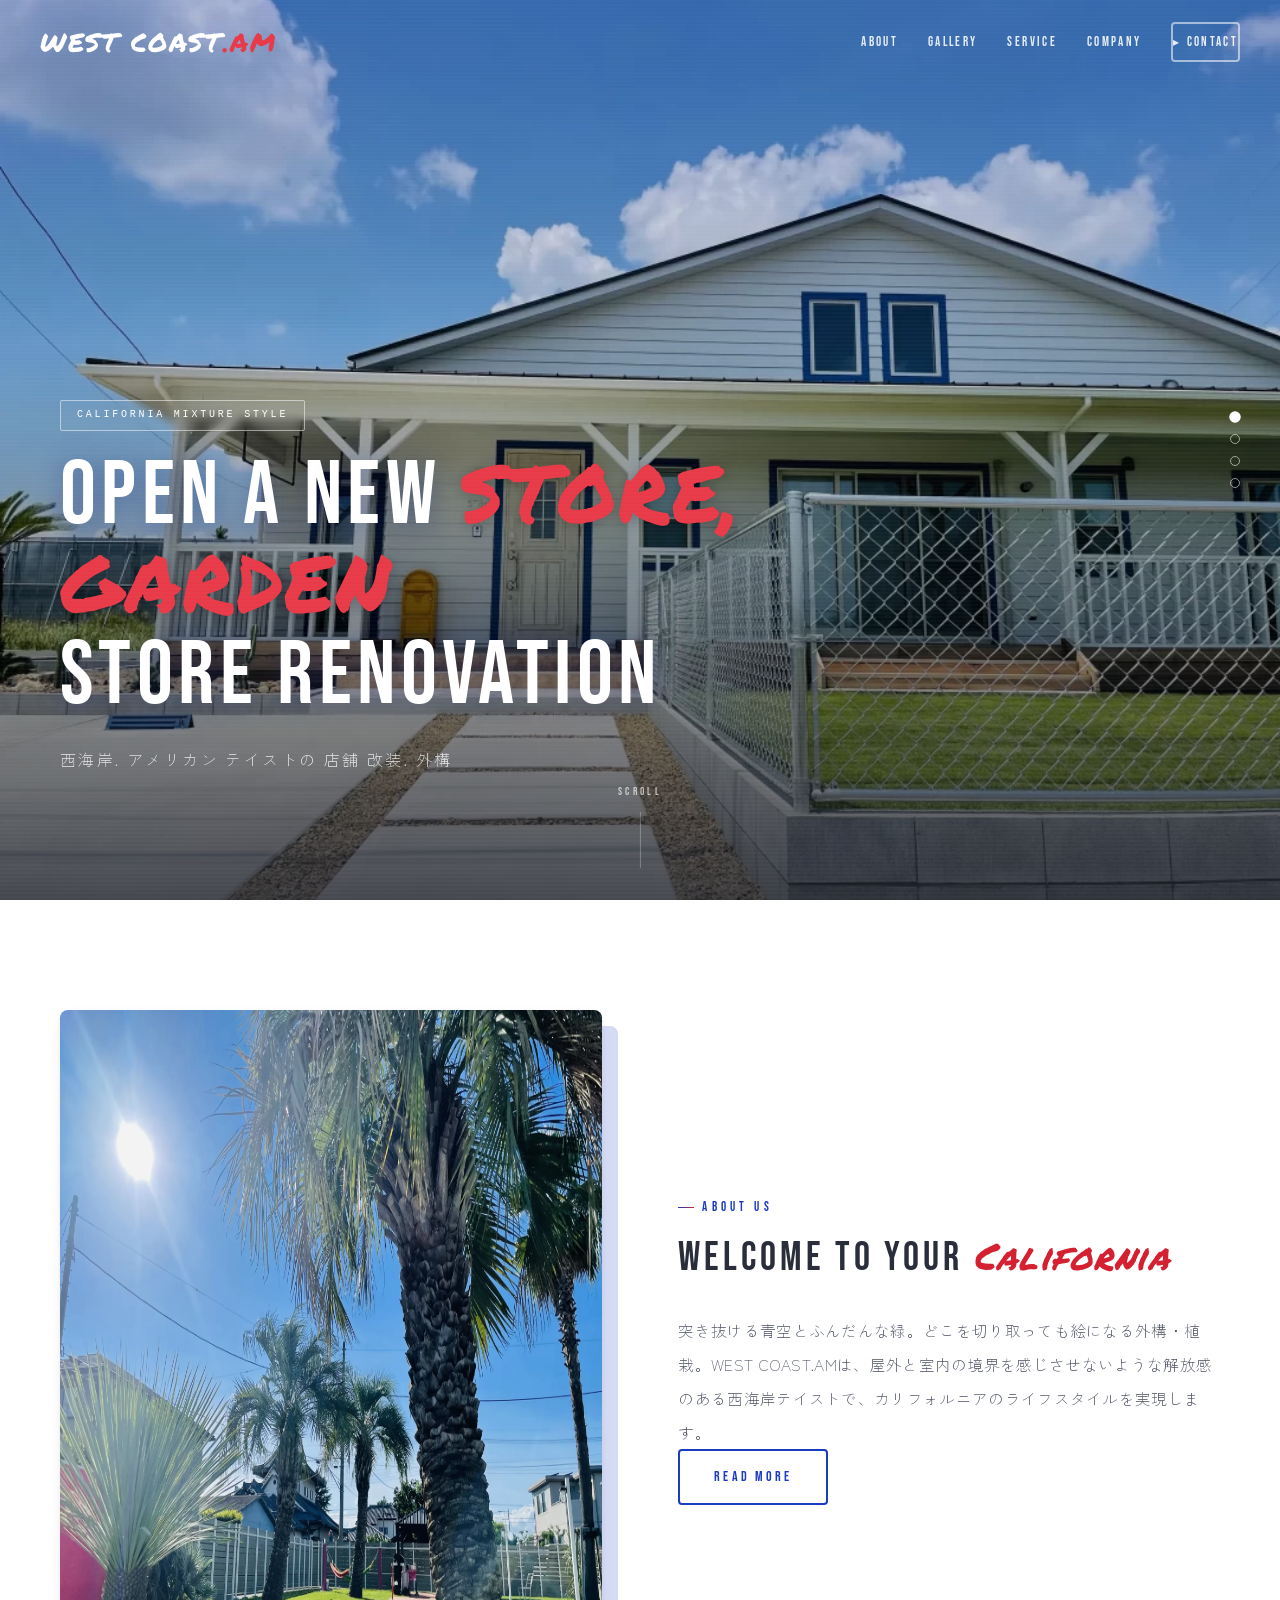
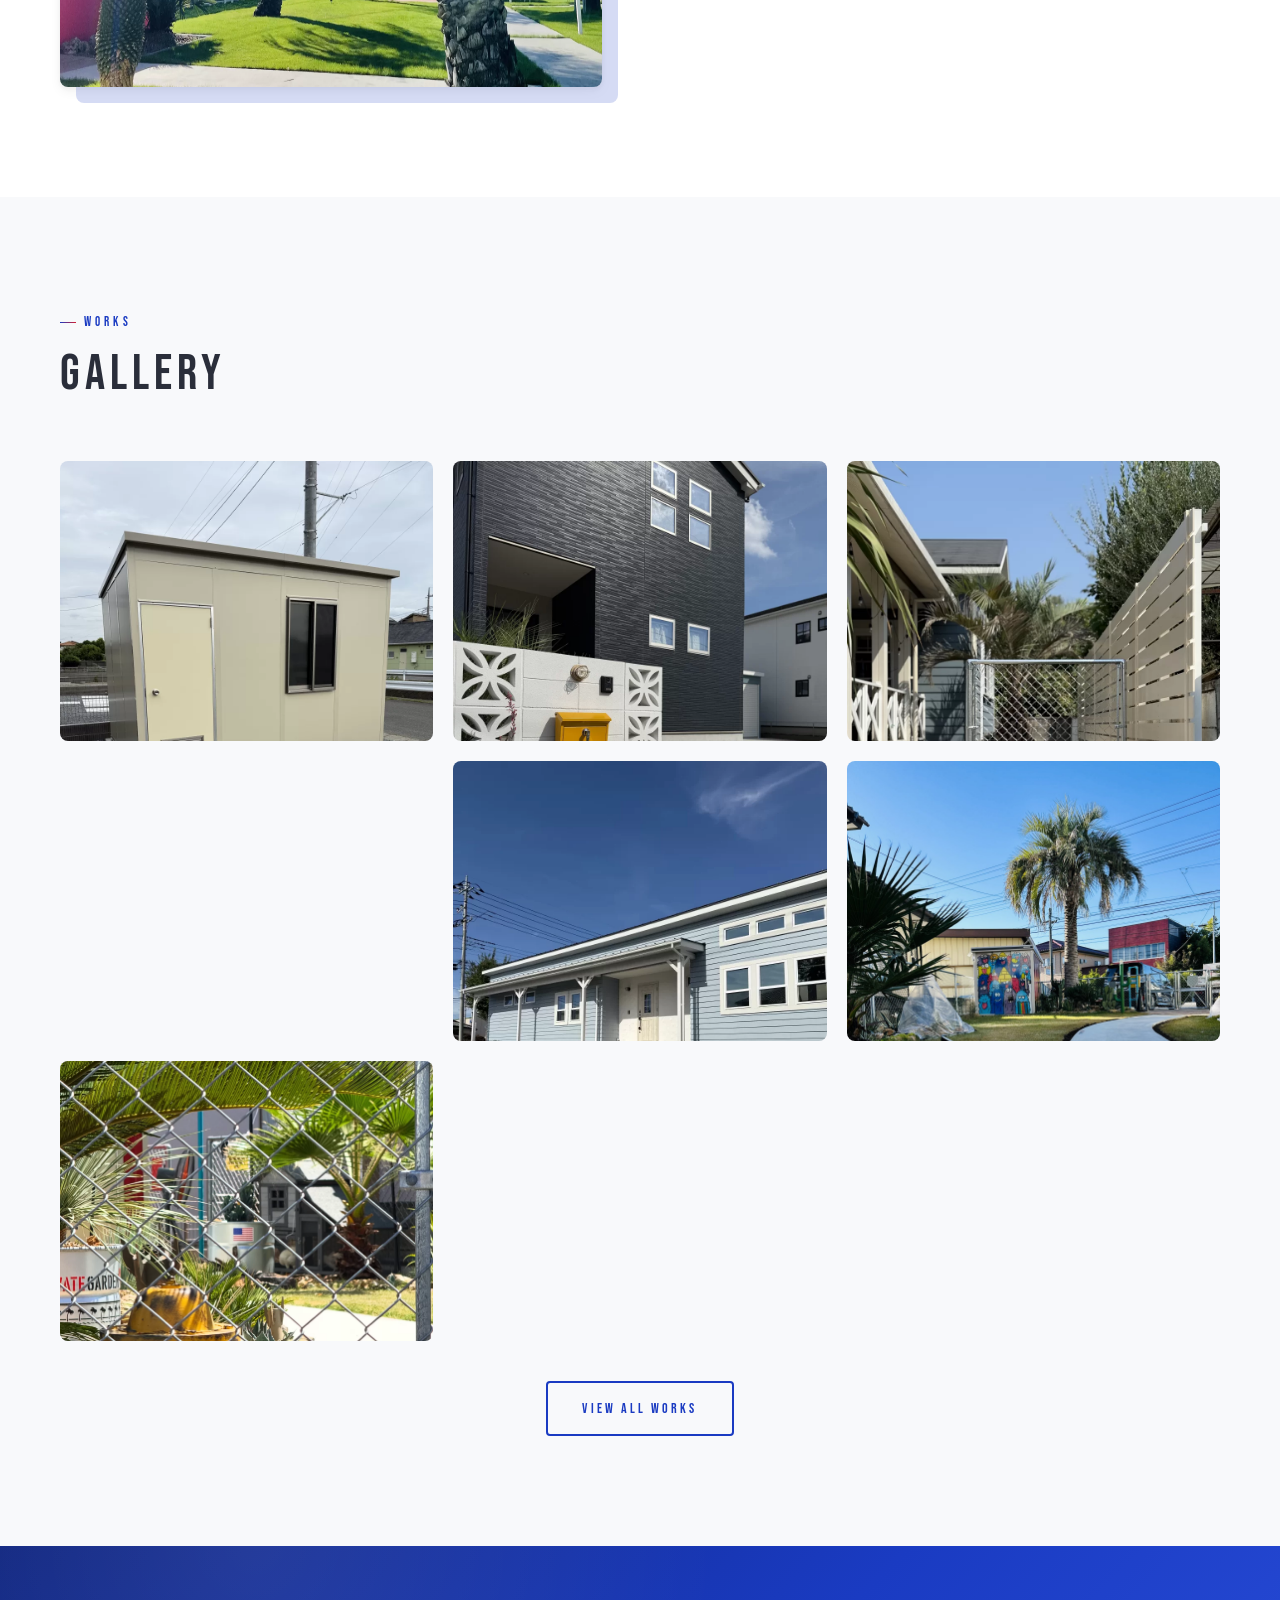
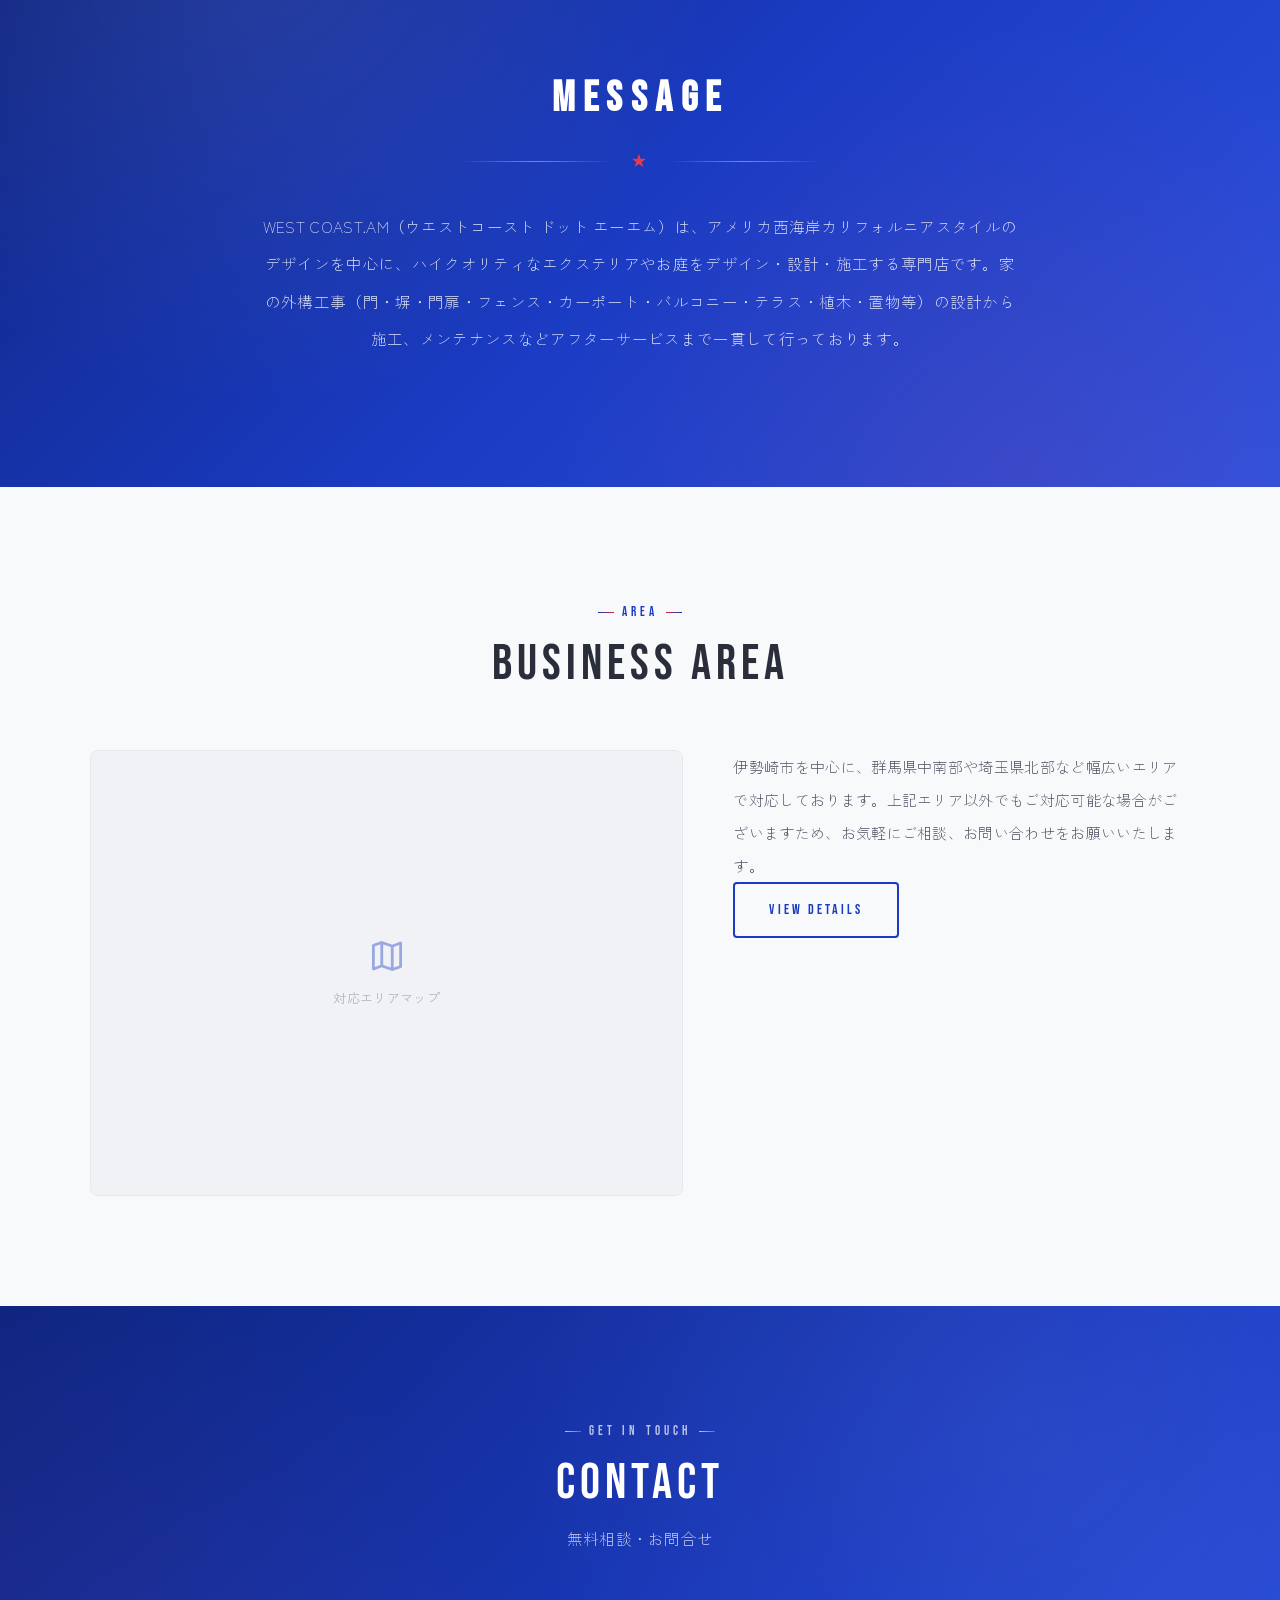
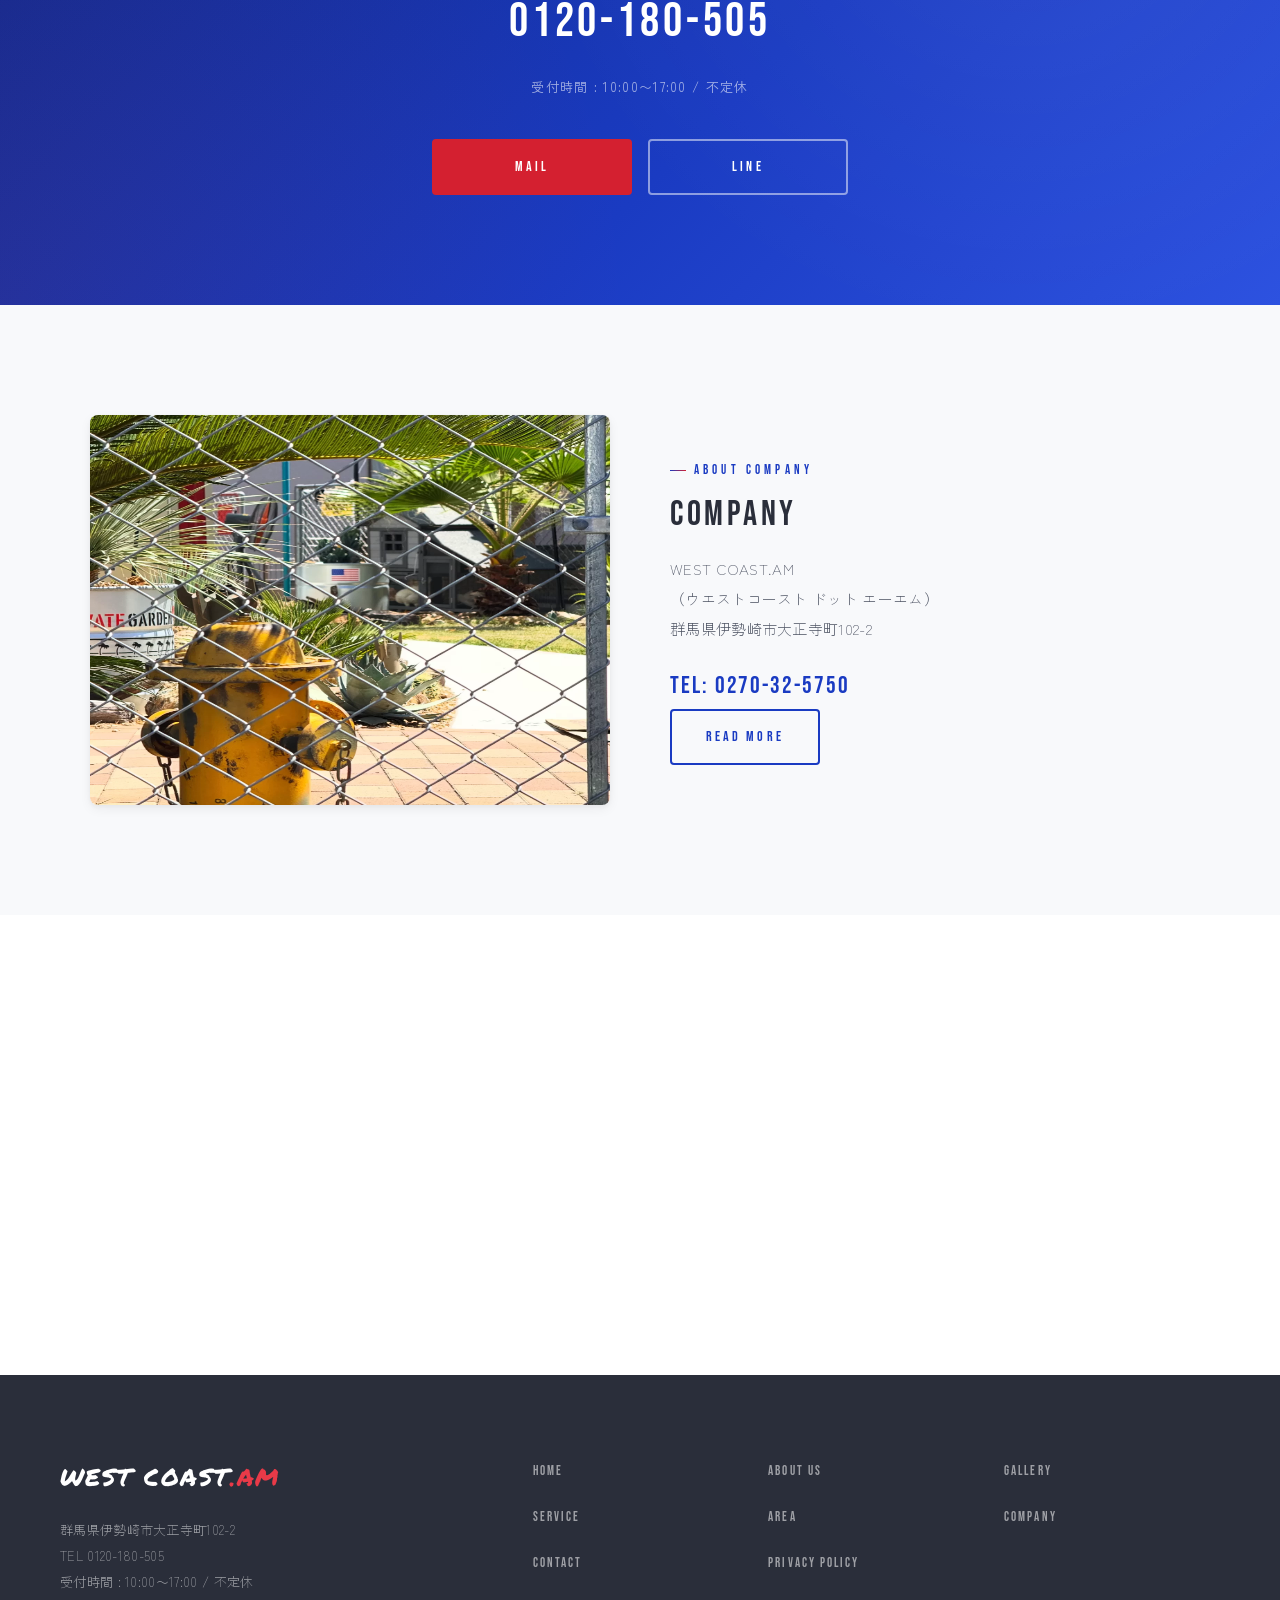
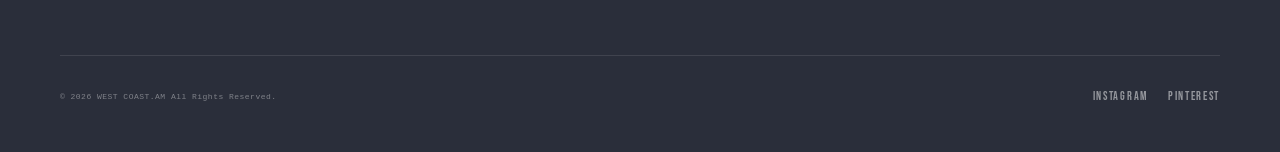
<file: index.html>
<!DOCTYPE html>
<html lang="ja">
<head>
<meta charset="utf-8">
<meta name="viewport" content="width=device-width, initial-scale=1.0, viewport-fit=cover">
<title>伊勢崎市・本庄市の西海岸テイストのエクステリア・ガーデニング｜WEST COAST.AM</title>
<meta name="description" content="群馬県で憧れのカリフォルニアスタイルガーデンテイスト、ハイクオリティなエクステリアのデザイン・設計・施工、ガーデニング・外構工事ならWEST COAST.AMにお任せください。">
<meta name="author" content="WEST COAST.AM">
<meta name="keywords" content="伊勢崎市,本庄市,西海岸テイスト,エクステリア,外構工事,WEST COAST.AM,カリフォルニアスタイル,ガーデニング">
<link rel="canonical" href="https://westcoast-am.com/">
<meta property="og:site_name" content="WEST COAST.AM">
<meta property="og:title" content="伊勢崎市・本庄市の西海岸テイストのエクステリア・ガーデニング｜WEST COAST.AM">
<meta property="og:description" content="群馬県で憧れのカリフォルニアスタイルガーデンテイスト、ハイクオリティなエクステリアのデザイン・設計・施工、ガーデニング・外構工事ならWEST COAST.AMにお任せください。">
<meta property="og:type" content="website">
<meta property="og:url" content="https://westcoast-am.com/">
<meta property="og:image" content="https://westcoast-am.com/img/og-image.webp">
<meta property="og:locale" content="ja_JP">
<meta name="twitter:card" content="summary_large_image">
<meta name="twitter:title" content="伊勢崎市・本庄市の西海岸テイストのエクステリア・ガーデニング｜WEST COAST.AM">
<meta name="twitter:description" content="群馬県で憧れのカリフォルニアスタイルガーデンテイスト、ハイクオリティなエクステリアのデザイン・設計・施工、ガーデニング・外構工事ならWEST COAST.AMにお任せください。">
<link rel="icon" type="image/webp" href="img/favicon.webp">
<link rel="preconnect" href="https://fonts.googleapis.com">
<link rel="preconnect" href="https://fonts.gstatic.com" crossorigin>
<link href="https://fonts.googleapis.com/css2?family=Bebas+Neue&family=DM+Sans:wght@300;400;500;600;700&family=Playfair+Display:ital,wght@0,400;0,700;1,400;1,700&family=Zen+Kaku+Gothic+New:wght@300;400;500;700&display=swap" rel="stylesheet">
<link href="https://fonts.googleapis.com/css2?family=Material+Symbols+Outlined:opsz,wght,FILL,GRAD@20..48,100..700,0..1,-50..200" rel="stylesheet">
<link rel="stylesheet" href="css/style.css">
<script type="application/ld+json">
{"@context":"https://schema.org","@type":"BreadcrumbList","itemListElement":[{"@type":"ListItem","position":1,"name":"Home","item":"https://westcoast-am.com/"}]}
</script>
<script type="application/ld+json">
{
  "@context":"https://schema.org",
  "@type":"LocalBusiness",
  "name":"WEST COAST.AM",
  "description":"群馬県で憧れのカリフォルニアスタイルガーデンテイスト、ハイクオリティなエクステリアのデザイン・設計・施工",
  "url":"https://westcoast-am.com/",
  "telephone":"0120-180-505",
  "address":{
    "@type":"PostalAddress",
    "streetAddress":"大正寺町102-2",
    "addressLocality":"伊勢崎市",
    "addressRegion":"群馬県",
    "addressCountry":"JP"
  },
  "geo":{
    "@type":"GeoCoordinates",
    "latitude":36.280466,
    "longitude":139.196857
  },
  "openingHours":"Mo-Su 10:00-17:00",
  "image":"https://westcoast-am.com/img/og-image.webp"
}
</script>
</head>
<body>
<div class="loader" id="loader"><div class="loader-text"><span class="brand-blue">WEST COAST</span><span class="brand-red">.AM</span></div></div>
<header class="header" id="header">
  <div class="header-inner">
    <a href="index.html" class="logo"><span class="brand-blue">WEST COAST</span><span class="brand-red">.AM</span></a>
    <nav class="nav-desktop" aria-label="メインナビゲーション">
      <a href="about-us.html">About</a>
      <a href="gallery.html">Gallery</a>
      <a href="service.html">Service</a>
      <a href="company.html">Company</a>
      <a href="contact.html" class="nav-contact-btn">Contact</a>
    </nav>
    <button class="hamburger" id="hamburger" aria-label="メニューを開く"><span></span><span></span><span></span></button>
  </div>
</header>
<nav class="mobile-nav" id="mobileNav" aria-label="モバイルナビゲーション">
  <a href="index.html">Home</a>
  <a href="about-us.html">About Us</a>
  <a href="gallery.html">Gallery</a>
  <a href="service.html">Service</a>
  <a href="area.html">Area</a>
  <a href="company.html">Company</a>
  <a href="contact.html">Contact</a>
  <a href="privacy-policy.html">Privacy Policy</a>
  <div class="mobile-nav-contact">
    <a href="tel:0120180505" class="tel">0120-180-505</a>
    <div class="hours">受付時間 : 10:00〜17:00 / 不定休</div>
  </div>
</nav>
<main>
<section class="hero">
  <div class="hero-slider" id="heroSlider">
    <div class="hero-slide active"><img src="img/hero-slide-01.webp" alt="カリフォルニアスタイルの施工例" fetchpriority="high"></div>
    <div class="hero-slide"><img src="img/hero-slide-02.webp" alt="エクステリアデザイン施工例" loading="lazy"></div>
    <div class="hero-slide"><img src="img/hero-slide-03.webp" alt="プレミアム品質の外構" loading="lazy"></div>
    <div class="hero-slide"><img src="img/hero-slide-04.webp" alt="西海岸スタイルの暮らし" loading="lazy"></div>
  </div>
  <div class="hero-overlay"></div>
  <div class="hero-content">
    <div class="hero-label">California Mixture Style</div>
    <h1 class="hero-title">Open a New <em>Store, Garden</em><br>Store Renovation</h1>
    <p class="hero-sub">西海岸. アメリカン テイストの 店舗 改装. 外構</p>
  </div>
  <div class="hero-scroll"><span>Scroll</span><div class="hero-scroll-line"></div></div>
  <div class="hero-pagination" id="heroPagination">
    <button class="hero-dot active" onclick="goToSlide(0)" aria-label="スライド1"></button>
    <button class="hero-dot" onclick="goToSlide(1)" aria-label="スライド2"></button>
    <button class="hero-dot" onclick="goToSlide(2)" aria-label="スライド3"></button>
    <button class="hero-dot" onclick="goToSlide(3)" aria-label="スライド4"></button>
  </div>
</section>

<!-- Welcome -->
<section class="section bg-white">
  <div class="welcome-grid">
    <div class="welcome-img reveal"><img src="img/welcome-image.webp" alt="WEST COAST.AM施工イメージ" loading="lazy"></div>
    <div class="welcome-text reveal reveal-delay-1">
      <div class="section-label">About Us</div>
      <h2 class="welcome-heading">Welcome to Your <em>California</em></h2>
      <p>突き抜ける青空とふんだんな緑。どこを切り取っても絵になる外構・植栽。WEST COAST.AMは、屋外と室内の境界を感じさせないような解放感のある西海岸テイストで、カリフォルニアのライフスタイルを実現します。</p>
      <a href="about-us.html" class="btn-primary">Read More</a>
    </div>
  </div>
</section>

<!-- Gallery -->
<section class="section bg-brown">
  <div class="section-header reveal">
    <div class="section-label">Works</div>
    <h2 class="section-title">Gallery</h2>
  </div>
  <div class="gallery-grid gallery-grid--home">
    <a href="gallery.html" class="gallery-item reveal"><img src="img/gallery-01.webp" alt="伊勢崎市O様邸施工例" loading="lazy"><div class="gallery-item-overlay"><span>伊勢崎市O様邸</span></div></a>
    <a href="gallery.html" class="gallery-item reveal reveal-delay-1"><img src="img/gallery-02.webp" alt="太田市K様邸施工例" loading="lazy"><div class="gallery-item-overlay"><span>太田市K様邸</span></div></a>
    <a href="gallery.html" class="gallery-item reveal reveal-delay-2"><img src="img/gallery-03.webp" alt="高崎市O様邸施工例" loading="lazy"><div class="gallery-item-overlay"><span>高崎市O様邸</span></div></a>
    <a href="gallery.html" class="gallery-item reveal"><img src="img/gallery-04.webp" alt="前橋市Y様邸施工例" loading="lazy"><div class="gallery-item-overlay"><span>前橋市Y様邸</span></div></a>
    <a href="gallery.html" class="gallery-item reveal reveal-delay-1"><img src="img/gallery-05.jpeg" alt="本庄市S様邸施工例" loading="lazy"><div class="gallery-item-overlay"><span>本庄市S様邸</span></div></a>
    <a href="gallery.html" class="gallery-item reveal reveal-delay-2"><img src="img/A7F97DD3-C4C8-4924-BE00-10FA6DAFC623-e1757118713485.webp" alt="施工イメージ" loading="lazy"><div class="gallery-item-overlay"><span>施工イメージ</span></div></a>
  </div>
  <div class="center-block reveal"><a href="gallery.html" class="btn-primary">View All Works</a></div>
</section>



<!-- Message -->
<section class="message-section">
  <div class="message-inner reveal">
    <h2>Message</h2>
    <div class="vintage-divider"><span>★</span></div>
    <p>WEST COAST.AM（ウエストコースト ドット エーエム）は、アメリカ西海岸カリフォルニアスタイルのデザインを中心に、ハイクオリティなエクステリアやお庭をデザイン・設計・施工する専門店です。家の外構工事（門・塀・門扉・フェンス・カーポート・バルコニー・テラス・植木・置物等）の設計から施工、メンテナンスなどアフターサービスまで一貫して行っております。</p>
  </div>
</section>

<!-- Area -->
<section class="section bg-brown">
  <div class="section-header reveal text-center"><div class="section-label section-label-center">Area</div><h2 class="section-title">Business Area</h2></div>
  <div class="area-content reveal">
    <div class="area-map"><div class="area-map-placeholder"><span class="material-symbols-outlined">map</span><div>対応エリアマップ</div></div></div>
    <div class="area-text">
      <p>伊勢崎市を中心に、群馬県中南部や埼玉県北部など幅広いエリアで対応しております。上記エリア以外でもご対応可能な場合がございますため、お気軽にご相談、お問い合わせをお願いいたします。</p>
      <a href="area.html" class="btn-primary">View Details</a>
    </div>
  </div>
</section>

<!-- Contact -->
<section class="section contact-home">
  <div class="contact-home-inner reveal">
    <div class="section-label section-label-center">Get in Touch</div>
    <h2 class="section-title text-center">Contact</h2>
    <p class="section-desc text-center mx-auto">無料相談・お問合せ</p>
    <div class="contact-tel"><a href="tel:0120180505">0120-180-505</a></div>
    <div class="contact-hours">受付時間 : 10:00〜17:00 / 不定休</div>
    <div class="contact-btns">
      <a href="contact.html" class="btn-fill">Mail</a>
      <a href="https://line.me/R/ti/p/@116qzqse" class="btn-outline" target="_blank" rel="noopener noreferrer">LINE</a>
    </div>
  </div>
</section>

<!-- Company -->
<section class="section bg-off">
  <div class="company-grid">
    <div class="company-img reveal"><img src="img/A7F97DD3-C4C8-4924-BE00-10FA6DAFC623-e1757118713485.webp" alt="WEST COAST.AMオフィス外観" loading="lazy"></div>
    <div class="company-info reveal reveal-delay-1">
      <div class="section-label">About Company</div>
      <h2 class="company-heading">Company</h2>
      <p>WEST COAST.AM<br>（ウエストコースト ドット エーエム）<br>群馬県伊勢崎市大正寺町102-2</p>
      <div class="tel">TEL: 0270-32-5750</div>
      <a href="company.html" class="btn-primary">Read More</a>
    </div>
  </div>
</section>

<!-- Map -->
<section class="map-section">
  <iframe src="https://www.google.com/maps/embed?pb=!1m14!1m8!1m3!1d17863.41697161932!2d139.19685734726946!3d36.280465960123955!3m2!1i1024!2i768!4f13.1!3m3!1m2!1s0x601ee876ad898d6f%3A0x41cfcb57c3231af5!2zR08gVE9UQUwgRVhURVJJT1LvvIjjgrTjg7wg44OI44O844K/44OrIOOCqOOCr-OCueODhuODquOCou-8iQ!5e0!3m2!1sja!2sjp" allowfullscreen loading="lazy" referrerpolicy="no-referrer-when-downgrade" title="WEST COAST.AM所在地"></iframe>
</section>
</main>
<footer class="footer">
  <div class="footer-inner">
    <div class="footer-top">
      <div class="footer-brand">
        <div class="footer-logo"><span class="brand-blue">WEST COAST</span><span class="brand-red">.AM</span></div>
        <p>群馬県伊勢崎市大正寺町102-2<br>TEL 0120-180-505<br>受付時間 : 10:00〜17:00 / 不定休</p>
      </div>
      <nav class="footer-nav" aria-label="フッターナビゲーション">
        <a href="index.html">Home</a>
        <a href="about-us.html">About Us</a>
        <a href="gallery.html">Gallery</a>
        <a href="service.html">Service</a>
        <a href="area.html">Area</a>
        <a href="company.html">Company</a>
        <a href="contact.html">Contact</a>
        <a href="privacy-policy.html">Privacy Policy</a>
      </nav>
    </div>
    <div class="footer-bottom">
      <div class="footer-copy">&copy; 2026 WEST COAST.AM All Rights Reserved.</div>
      <div class="footer-sns">
        <a href="https://www.instagram.com/gototalexterior/" target="_blank" rel="noopener noreferrer">Instagram</a>
        <a href="https://jp.pinterest.com/gototalexterior/" target="_blank" rel="noopener noreferrer">Pinterest</a>
      </div>
    </div>
  </div>
</footer>
<div class="sp-fixed-footer">
  <div class="sp-fixed-footer-inner">
    <a href="tel:0120180505"><span class="material-symbols-outlined">call</span>電話</a>
    <a href="contact.html"><span class="material-symbols-outlined">mail</span>メール</a>
    <a href="https://line.me/R/ti/p/@116qzqse" target="_blank" rel="noopener noreferrer"><span class="material-symbols-outlined">chat</span>LINE</a>
  </div>
</div>
<button class="scroll-top" id="scrollTop" aria-label="ページトップへ戻る"><span class="material-symbols-outlined">arrow_upward</span></button>
<script defer src="js/common.js"></script>
</body>
</html>
</file>
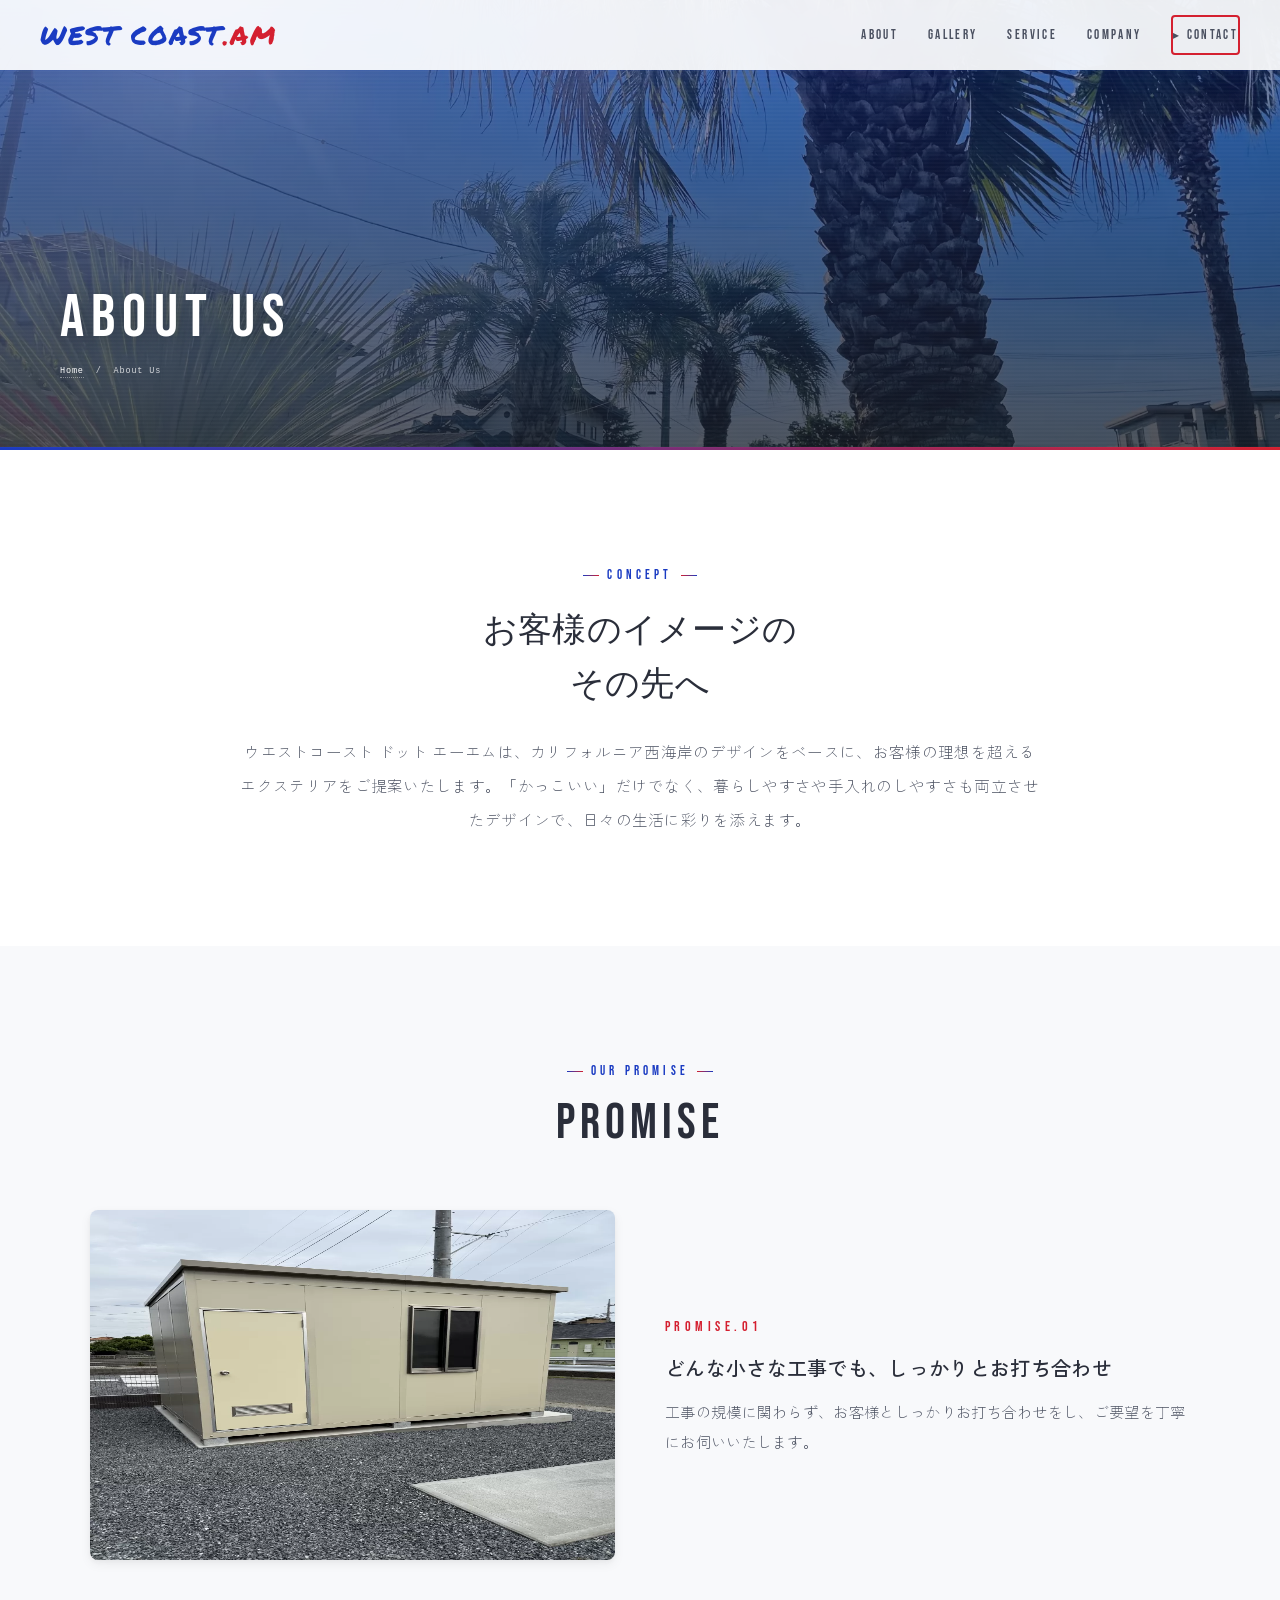
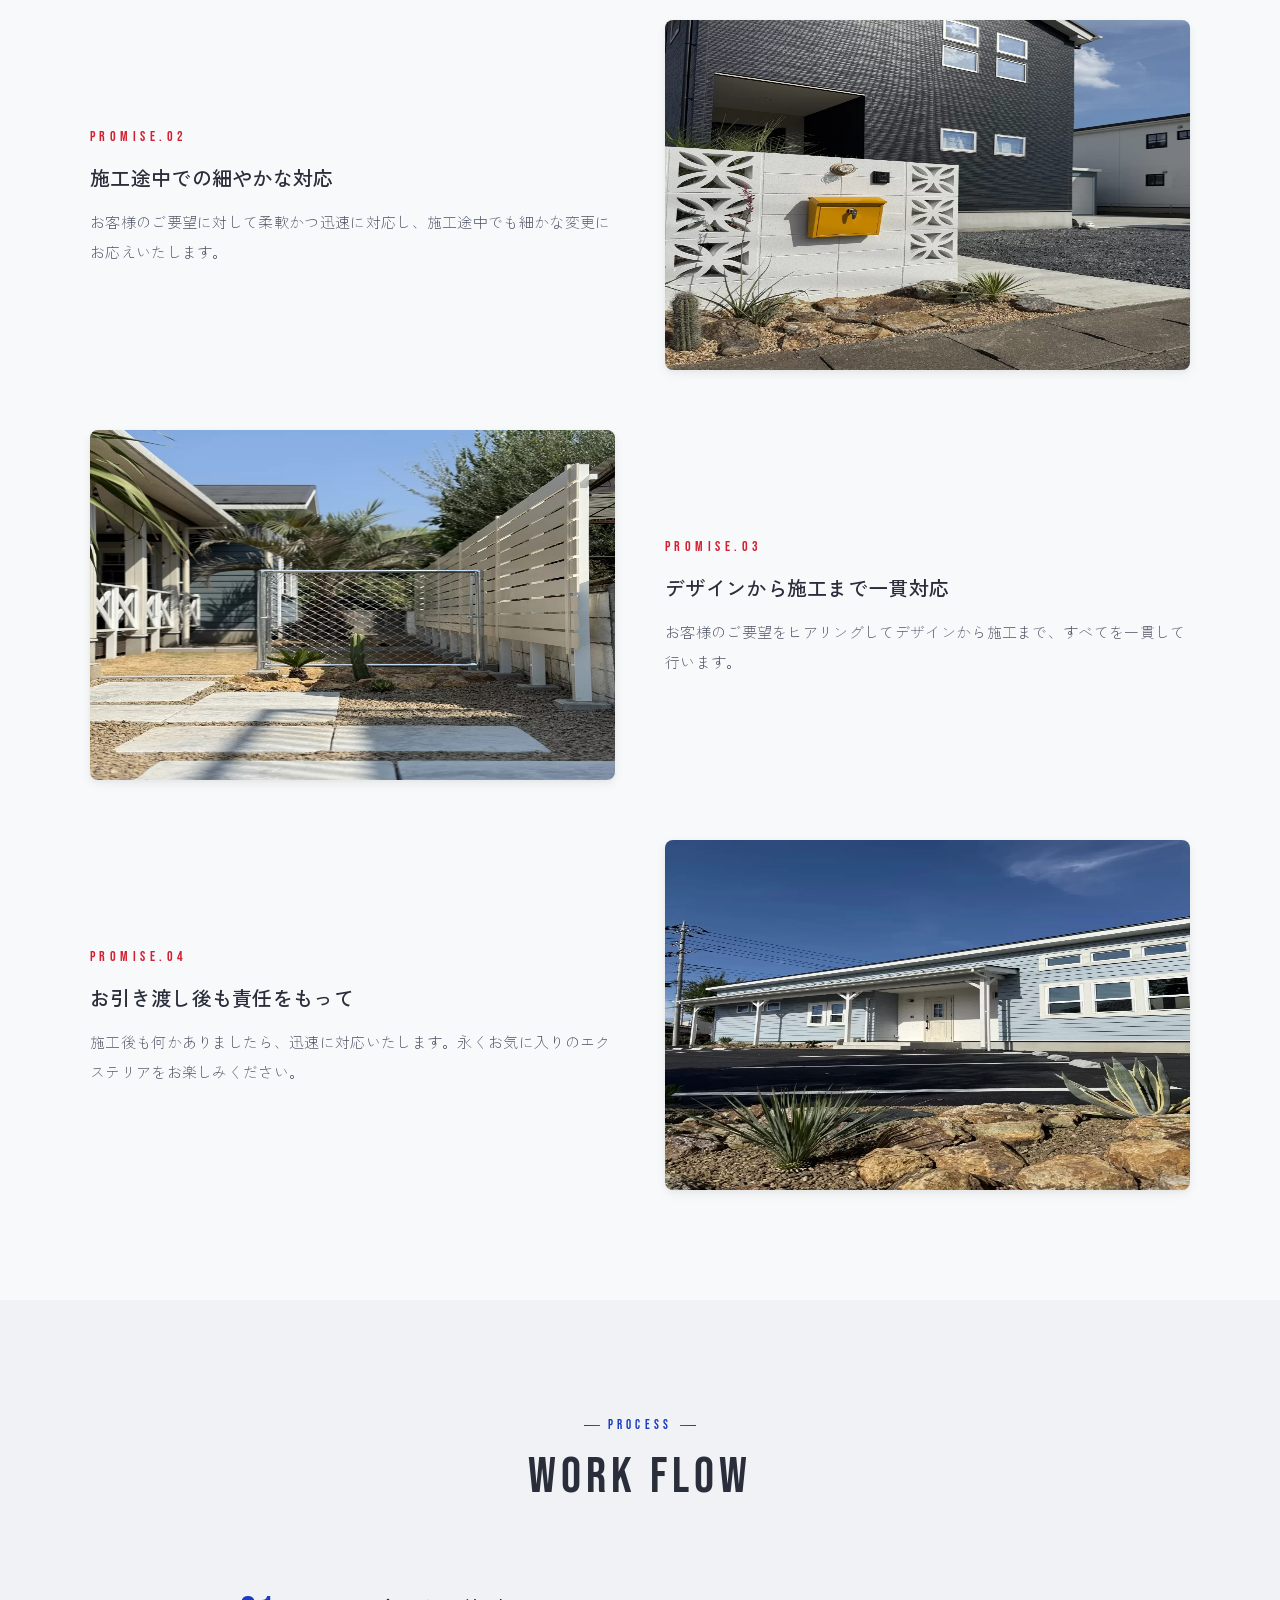
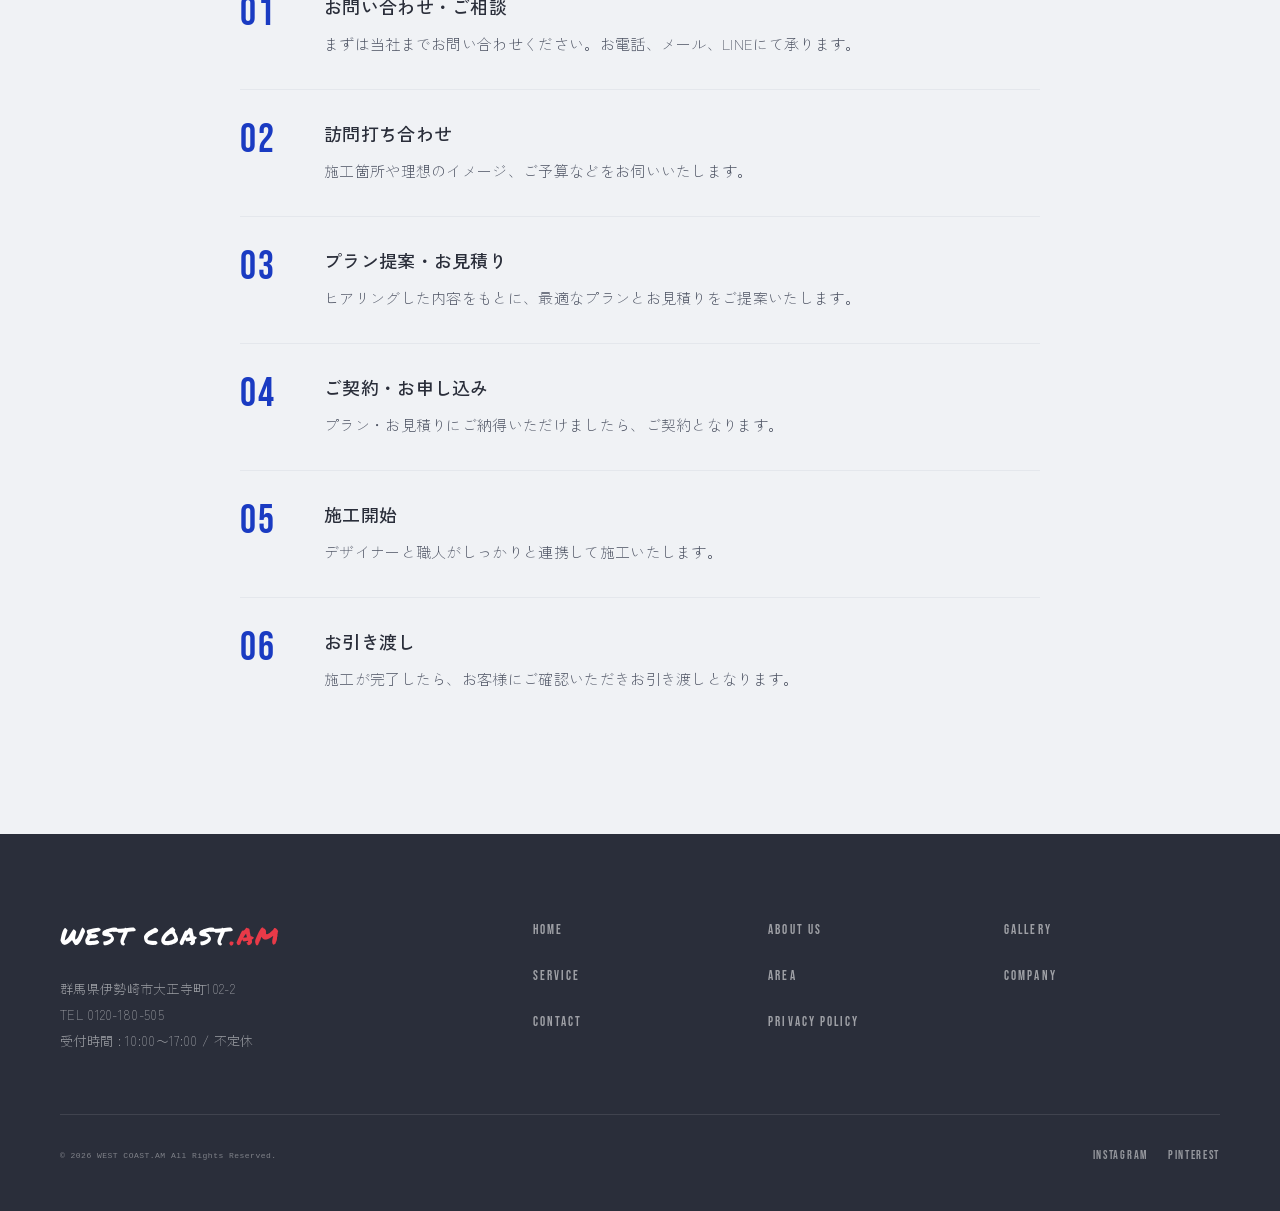
<file: about-us.html>
<!DOCTYPE html>
<html lang="ja">
<head>
<meta charset="utf-8">
<meta name="viewport" content="width=device-width, initial-scale=1.0, viewport-fit=cover">
<title>ABOUT US｜WEST COAST.AM</title>
<meta name="description" content="WEST COAST.AMのコンセプトとお約束。カリフォルニア西海岸のデザインをベースに、お客様の理想を超えるエクステリアをご提案します。">
<meta name="author" content="WEST COAST.AM">
<meta name="keywords" content="伊勢崎市,本庄市,西海岸テイスト,エクステリア,外構工事,WEST COAST.AM,カリフォルニアスタイル,ガーデニング">
<link rel="canonical" href="https://westcoast-am.com/about-us.html">
<meta property="og:site_name" content="WEST COAST.AM">
<meta property="og:title" content="ABOUT US｜WEST COAST.AM">
<meta property="og:description" content="WEST COAST.AMのコンセプトとお約束。カリフォルニア西海岸のデザインをベースに、お客様の理想を超えるエクステリアをご提案します。">
<meta property="og:type" content="website">
<meta property="og:url" content="https://westcoast-am.com/about-us.html">
<meta property="og:image" content="https://westcoast-am.com/img/og-image.webp">
<meta property="og:locale" content="ja_JP">
<meta name="twitter:card" content="summary_large_image">
<meta name="twitter:title" content="ABOUT US｜WEST COAST.AM">
<meta name="twitter:description" content="WEST COAST.AMのコンセプトとお約束。カリフォルニア西海岸のデザインをベースに、お客様の理想を超えるエクステリアをご提案します。">
<link rel="icon" type="image/webp" href="img/favicon.webp">
<link rel="preconnect" href="https://fonts.googleapis.com">
<link rel="preconnect" href="https://fonts.gstatic.com" crossorigin>
<link href="https://fonts.googleapis.com/css2?family=Bebas+Neue&family=DM+Sans:wght@300;400;500;600;700&family=Playfair+Display:ital,wght@0,400;0,700;1,400;1,700&family=Zen+Kaku+Gothic+New:wght@300;400;500;700&display=swap" rel="stylesheet">
<link href="https://fonts.googleapis.com/css2?family=Material+Symbols+Outlined:opsz,wght,FILL,GRAD@20..48,100..700,0..1,-50..200" rel="stylesheet">
<link rel="stylesheet" href="css/style.css">
<script type="application/ld+json">
{"@context":"https://schema.org","@type":"BreadcrumbList","itemListElement":[{"@type":"ListItem","position":1,"name":"Home","item":"https://westcoast-am.com/"},{"@type":"ListItem","position":2,"name":"About Us","item":"https://westcoast-am.com/about-us.html"}]}
</script>
<script type="application/ld+json">
{
  "@context":"https://schema.org",
  "@type":"LocalBusiness",
  "name":"WEST COAST.AM",
  "description":"群馬県で憧れのカリフォルニアスタイルガーデンテイスト、ハイクオリティなエクステリアのデザイン・設計・施工",
  "url":"https://westcoast-am.com/",
  "telephone":"0120-180-505",
  "address":{
    "@type":"PostalAddress",
    "streetAddress":"大正寺町102-2",
    "addressLocality":"伊勢崎市",
    "addressRegion":"群馬県",
    "addressCountry":"JP"
  },
  "geo":{
    "@type":"GeoCoordinates",
    "latitude":36.280466,
    "longitude":139.196857
  },
  "openingHours":"Mo-Su 10:00-17:00",
  "image":"https://westcoast-am.com/img/og-image.webp"
}
</script>
</head>
<body>
<div class="loader" id="loader"><div class="loader-text"><span class="brand-blue">WEST COAST</span><span class="brand-red">.AM</span></div></div>
<header class="header is-subpage" id="header">
  <div class="header-inner">
    <a href="index.html" class="logo"><span class="brand-blue">WEST COAST</span><span class="brand-red">.AM</span></a>
    <nav class="nav-desktop" aria-label="メインナビゲーション">
      <a href="about-us.html">About</a>
      <a href="gallery.html">Gallery</a>
      <a href="service.html">Service</a>
      <a href="company.html">Company</a>
      <a href="contact.html" class="nav-contact-btn">Contact</a>
    </nav>
    <button class="hamburger" id="hamburger" aria-label="メニューを開く"><span></span><span></span><span></span></button>
  </div>
</header>
<nav class="mobile-nav" id="mobileNav" aria-label="モバイルナビゲーション">
  <a href="index.html">Home</a>
  <a href="about-us.html">About Us</a>
  <a href="gallery.html">Gallery</a>
  <a href="service.html">Service</a>
  <a href="area.html">Area</a>
  <a href="company.html">Company</a>
  <a href="contact.html">Contact</a>
  <a href="privacy-policy.html">Privacy Policy</a>
  <div class="mobile-nav-contact">
    <a href="tel:0120180505" class="tel">0120-180-505</a>
    <div class="hours">受付時間 : 10:00〜17:00 / 不定休</div>
  </div>
</nav>
<main>
<section class="page-hero">
  <div class="page-hero-bg"><img src="img/welcome-image.webp" alt="About Usページヘッダー画像" fetchpriority="high"></div>
  <div class="page-hero-overlay"></div>
  <div class="page-hero-content">
    <h1>About Us</h1>
    <nav class="breadcrumb" aria-label="パンくずリスト"><a href="index.html">Home</a> &nbsp;/&nbsp; About Us</nav>
  </div>
</section>
<section class="section bg-white">
  <div class="about-concept reveal">
    <div class="section-label section-label-center">Concept</div>
    <h2>お客様のイメージの<br>その先へ</h2>
    <p>ウエストコースト ドット エーエムは、カリフォルニア西海岸のデザインをベースに、お客様の理想を超えるエクステリアをご提案いたします。「かっこいい」だけでなく、暮らしやすさや手入れのしやすさも両立させたデザインで、日々の生活に彩りを添えます。</p>
  </div>
</section>
<section class="section bg-cream">
  <div class="section-header reveal text-center"><div class="section-label section-label-center">Our Promise</div><h2 class="section-title">Promise</h2></div>
  <div class="promise-grid">
    <div class="promise-item reveal"><div class="promise-img"><img src="img/gallery-01.webp" alt="Promise 01" loading="lazy"></div><div class="promise-text"><div class="num">PROMISE.01</div><h3>どんな小さな工事でも、しっかりとお打ち合わせ</h3><p>工事の規模に関わらず、お客様としっかりお打ち合わせをし、ご要望を丁寧にお伺いいたします。</p></div></div>
    <div class="promise-item reveal"><div class="promise-img"><img src="img/gallery-02.webp" alt="Promise 02" loading="lazy"></div><div class="promise-text"><div class="num">PROMISE.02</div><h3>施工途中での細やかな対応</h3><p>お客様のご要望に対して柔軟かつ迅速に対応し、施工途中でも細かな変更にお応えいたします。</p></div></div>
    <div class="promise-item reveal"><div class="promise-img"><img src="img/gallery-03.webp" alt="Promise 03" loading="lazy"></div><div class="promise-text"><div class="num">PROMISE.03</div><h3>デザインから施工まで一貫対応</h3><p>お客様のご要望をヒアリングしてデザインから施工まで、すべてを一貫して行います。</p></div></div>
    <div class="promise-item reveal"><div class="promise-img"><img src="img/gallery-04.webp" alt="Promise 04" loading="lazy"></div><div class="promise-text"><div class="num">PROMISE.04</div><h3>お引き渡し後も責任をもって</h3><p>施工後も何かありましたら、迅速に対応いたします。永くお気に入りのエクステリアをお楽しみください。</p></div></div>
  </div>
</section>
<section class="section bg-sand">
  <div class="section-header reveal text-center"><div class="section-label section-label-center">Process</div><h2 class="section-title">Work Flow</h2></div>
  <div class="workflow-steps reveal">
    <div class="workflow-step"><div class="workflow-step-num">01</div><div><h4>お問い合わせ・ご相談</h4><p>まずは当社までお問い合わせください。お電話、メール、LINEにて承ります。</p></div></div>
    <div class="workflow-step"><div class="workflow-step-num">02</div><div><h4>訪問打ち合わせ</h4><p>施工箇所や理想のイメージ、ご予算などをお伺いいたします。</p></div></div>
    <div class="workflow-step"><div class="workflow-step-num">03</div><div><h4>プラン提案・お見積り</h4><p>ヒアリングした内容をもとに、最適なプランとお見積りをご提案いたします。</p></div></div>
    <div class="workflow-step"><div class="workflow-step-num">04</div><div><h4>ご契約・お申し込み</h4><p>プラン・お見積りにご納得いただけましたら、ご契約となります。</p></div></div>
    <div class="workflow-step"><div class="workflow-step-num">05</div><div><h4>施工開始</h4><p>デザイナーと職人がしっかりと連携して施工いたします。</p></div></div>
    <div class="workflow-step"><div class="workflow-step-num">06</div><div><h4>お引き渡し</h4><p>施工が完了したら、お客様にご確認いただきお引き渡しとなります。</p></div></div>
  </div>
</section>
</main>
<footer class="footer">
  <div class="footer-inner">
    <div class="footer-top">
      <div class="footer-brand">
        <div class="footer-logo"><span class="brand-blue">WEST COAST</span><span class="brand-red">.AM</span></div>
        <p>群馬県伊勢崎市大正寺町102-2<br>TEL 0120-180-505<br>受付時間 : 10:00〜17:00 / 不定休</p>
      </div>
      <nav class="footer-nav" aria-label="フッターナビゲーション">
        <a href="index.html">Home</a>
        <a href="about-us.html">About Us</a>
        <a href="gallery.html">Gallery</a>
        <a href="service.html">Service</a>
        <a href="area.html">Area</a>
        <a href="company.html">Company</a>
        <a href="contact.html">Contact</a>
        <a href="privacy-policy.html">Privacy Policy</a>
      </nav>
    </div>
    <div class="footer-bottom">
      <div class="footer-copy">&copy; 2026 WEST COAST.AM All Rights Reserved.</div>
      <div class="footer-sns">
        <a href="https://www.instagram.com/gototalexterior/" target="_blank" rel="noopener noreferrer">Instagram</a>
        <a href="https://jp.pinterest.com/gototalexterior/" target="_blank" rel="noopener noreferrer">Pinterest</a>
      </div>
    </div>
  </div>
</footer>
<div class="sp-fixed-footer">
  <div class="sp-fixed-footer-inner">
    <a href="tel:0120180505"><span class="material-symbols-outlined">call</span>電話</a>
    <a href="contact.html"><span class="material-symbols-outlined">mail</span>メール</a>
    <a href="https://line.me/R/ti/p/@116qzqse" target="_blank" rel="noopener noreferrer"><span class="material-symbols-outlined">chat</span>LINE</a>
  </div>
</div>
<button class="scroll-top" id="scrollTop" aria-label="ページトップへ戻る"><span class="material-symbols-outlined">arrow_upward</span></button>
<script defer src="js/common.js"></script>
</body>
</html>
</file>
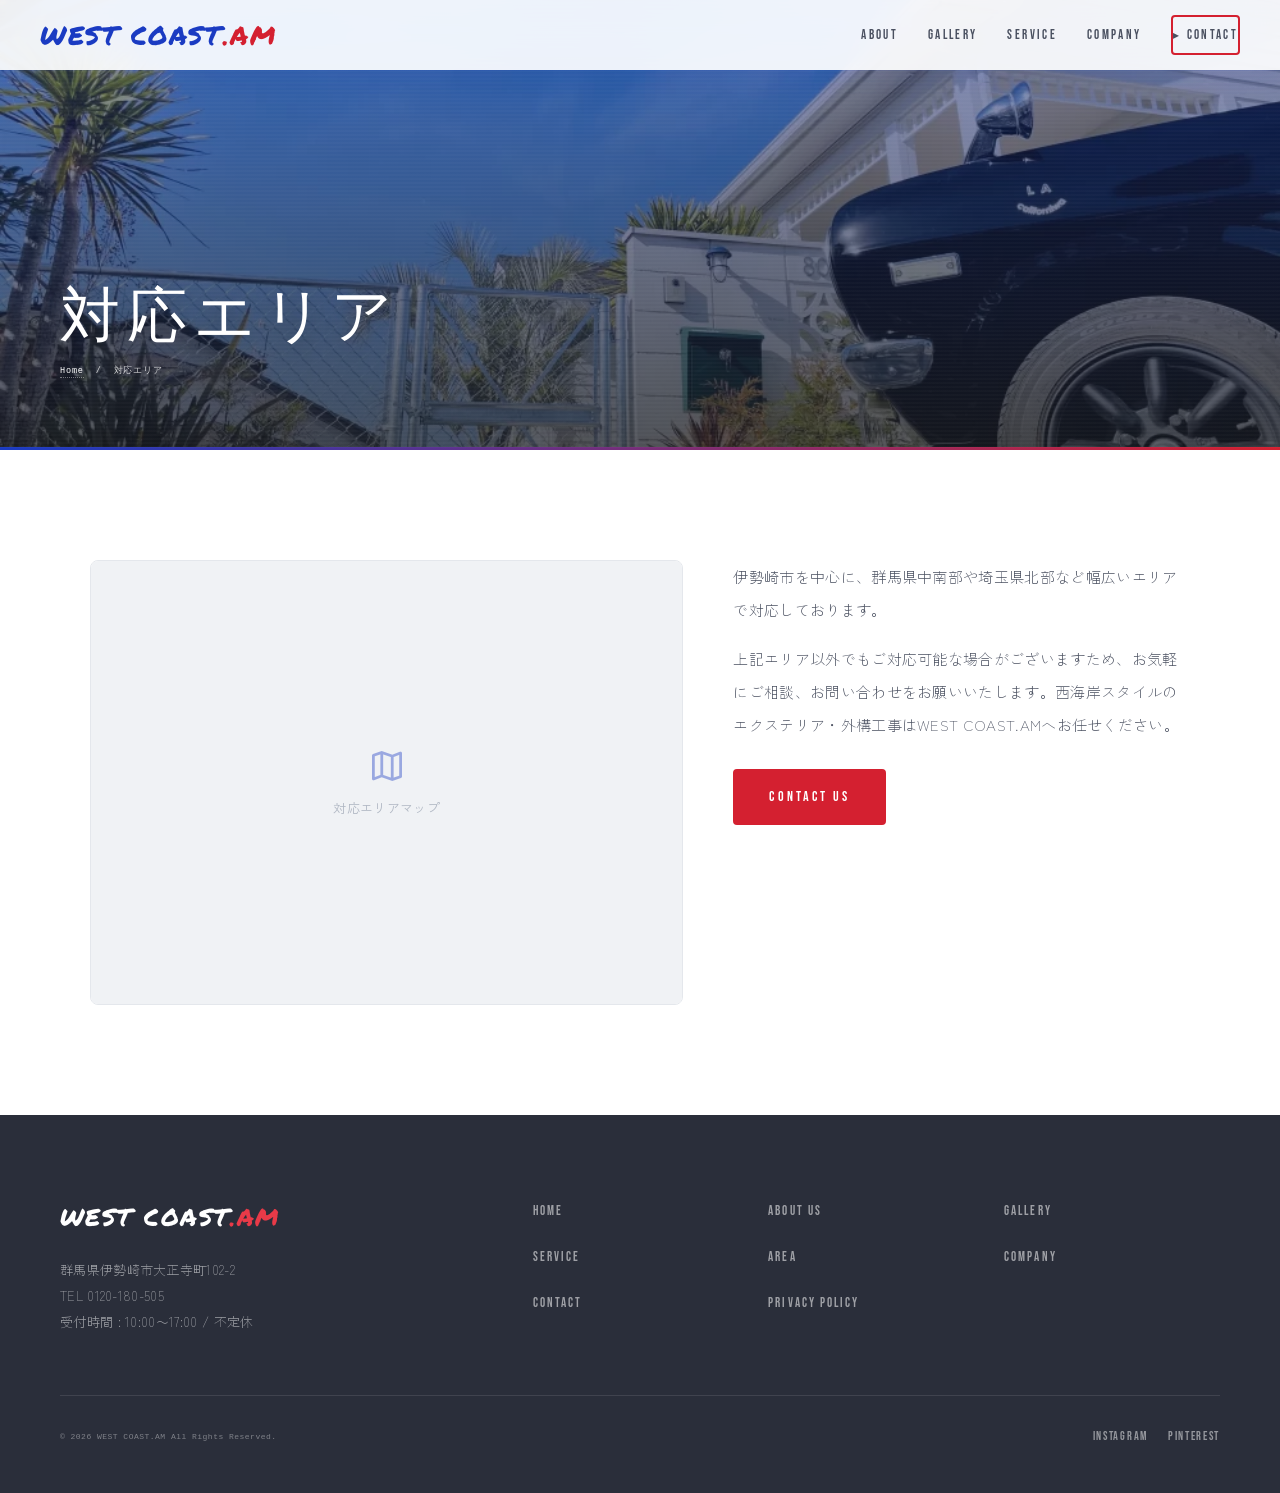
<file: area.html>
<!DOCTYPE html>
<html lang="ja">
<head>
<meta charset="utf-8">
<meta name="viewport" content="width=device-width, initial-scale=1.0, viewport-fit=cover">
<title>対応エリア｜WEST COAST.AM</title>
<meta name="description" content="WEST COAST.AMの対応エリア。伊勢崎市を中心に、群馬県中南部や埼玉県北部など幅広いエリアで施工対応しております。">
<meta name="author" content="WEST COAST.AM">
<meta name="keywords" content="伊勢崎市,本庄市,西海岸テイスト,エクステリア,外構工事,WEST COAST.AM,カリフォルニアスタイル,ガーデニング">
<link rel="canonical" href="https://westcoast-am.com/area.html">
<meta property="og:site_name" content="WEST COAST.AM">
<meta property="og:title" content="対応エリア｜WEST COAST.AM">
<meta property="og:description" content="WEST COAST.AMの対応エリア。伊勢崎市を中心に、群馬県中南部や埼玉県北部など幅広いエリアで施工対応しております。">
<meta property="og:type" content="website">
<meta property="og:url" content="https://westcoast-am.com/area.html">
<meta property="og:image" content="https://westcoast-am.com/img/og-image.webp">
<meta property="og:locale" content="ja_JP">
<meta name="twitter:card" content="summary_large_image">
<meta name="twitter:title" content="対応エリア｜WEST COAST.AM">
<meta name="twitter:description" content="WEST COAST.AMの対応エリア。伊勢崎市を中心に、群馬県中南部や埼玉県北部など幅広いエリアで施工対応しております。">
<link rel="icon" type="image/webp" href="img/favicon.webp">
<link rel="preconnect" href="https://fonts.googleapis.com">
<link rel="preconnect" href="https://fonts.gstatic.com" crossorigin>
<link href="https://fonts.googleapis.com/css2?family=Bebas+Neue&family=DM+Sans:wght@300;400;500;600;700&family=Playfair+Display:ital,wght@0,400;0,700;1,400;1,700&family=Zen+Kaku+Gothic+New:wght@300;400;500;700&display=swap" rel="stylesheet">
<link href="https://fonts.googleapis.com/css2?family=Material+Symbols+Outlined:opsz,wght,FILL,GRAD@20..48,100..700,0..1,-50..200" rel="stylesheet">
<link rel="stylesheet" href="css/style.css">
<script type="application/ld+json">
{"@context":"https://schema.org","@type":"BreadcrumbList","itemListElement":[{"@type":"ListItem","position":1,"name":"Home","item":"https://westcoast-am.com/"},{"@type":"ListItem","position":2,"name":"対応エリア","item":"https://westcoast-am.com/area.html"}]}
</script>
<script type="application/ld+json">
{
  "@context":"https://schema.org",
  "@type":"LocalBusiness",
  "name":"WEST COAST.AM",
  "description":"群馬県で憧れのカリフォルニアスタイルガーデンテイスト、ハイクオリティなエクステリアのデザイン・設計・施工",
  "url":"https://westcoast-am.com/",
  "telephone":"0120-180-505",
  "address":{
    "@type":"PostalAddress",
    "streetAddress":"大正寺町102-2",
    "addressLocality":"伊勢崎市",
    "addressRegion":"群馬県",
    "addressCountry":"JP"
  },
  "geo":{
    "@type":"GeoCoordinates",
    "latitude":36.280466,
    "longitude":139.196857
  },
  "openingHours":"Mo-Su 10:00-17:00",
  "image":"https://westcoast-am.com/img/og-image.webp"
}
</script>
</head>
<body>
<div class="loader" id="loader"><div class="loader-text"><span class="brand-blue">WEST COAST</span><span class="brand-red">.AM</span></div></div>
<header class="header is-subpage" id="header">
  <div class="header-inner">
    <a href="index.html" class="logo"><span class="brand-blue">WEST COAST</span><span class="brand-red">.AM</span></a>
    <nav class="nav-desktop" aria-label="メインナビゲーション">
      <a href="about-us.html">About</a>
      <a href="gallery.html">Gallery</a>
      <a href="service.html">Service</a>
      <a href="company.html">Company</a>
      <a href="contact.html" class="nav-contact-btn">Contact</a>
    </nav>
    <button class="hamburger" id="hamburger" aria-label="メニューを開く"><span></span><span></span><span></span></button>
  </div>
</header>
<nav class="mobile-nav" id="mobileNav" aria-label="モバイルナビゲーション">
  <a href="index.html">Home</a>
  <a href="about-us.html">About Us</a>
  <a href="gallery.html">Gallery</a>
  <a href="service.html">Service</a>
  <a href="area.html">Area</a>
  <a href="company.html">Company</a>
  <a href="contact.html">Contact</a>
  <a href="privacy-policy.html">Privacy Policy</a>
  <div class="mobile-nav-contact">
    <a href="tel:0120180505" class="tel">0120-180-505</a>
    <div class="hours">受付時間 : 10:00〜17:00 / 不定休</div>
  </div>
</nav>
<main>
<section class="page-hero">
  <div class="page-hero-bg"><img src="img/hero-slide-02.webp" alt="対応エリアページヘッダー画像" fetchpriority="high"></div>
  <div class="page-hero-overlay"></div>
  <div class="page-hero-content">
    <h1>対応エリア</h1>
    <nav class="breadcrumb" aria-label="パンくずリスト"><a href="index.html">Home</a> &nbsp;/&nbsp; 対応エリア</nav>
  </div>
</section>
<section class="section bg-white">
  <div class="area-content reveal">
    <div class="area-map"><div class="area-map-placeholder"><span class="material-symbols-outlined">map</span><div>対応エリアマップ</div></div></div>
    <div class="area-text">
      <p>伊勢崎市を中心に、群馬県中南部や埼玉県北部など幅広いエリアで対応しております。</p>
      <p>上記エリア以外でもご対応可能な場合がございますため、お気軽にご相談、お問い合わせをお願いいたします。西海岸スタイルのエクステリア・外構工事はWEST COAST.AMへお任せください。</p>
      <a href="contact.html" class="btn-fill">Contact Us</a>
    </div>
  </div>
</section>
</main>
<footer class="footer">
  <div class="footer-inner">
    <div class="footer-top">
      <div class="footer-brand">
        <div class="footer-logo"><span class="brand-blue">WEST COAST</span><span class="brand-red">.AM</span></div>
        <p>群馬県伊勢崎市大正寺町102-2<br>TEL 0120-180-505<br>受付時間 : 10:00〜17:00 / 不定休</p>
      </div>
      <nav class="footer-nav" aria-label="フッターナビゲーション">
        <a href="index.html">Home</a>
        <a href="about-us.html">About Us</a>
        <a href="gallery.html">Gallery</a>
        <a href="service.html">Service</a>
        <a href="area.html">Area</a>
        <a href="company.html">Company</a>
        <a href="contact.html">Contact</a>
        <a href="privacy-policy.html">Privacy Policy</a>
      </nav>
    </div>
    <div class="footer-bottom">
      <div class="footer-copy">&copy; 2026 WEST COAST.AM All Rights Reserved.</div>
      <div class="footer-sns">
        <a href="https://www.instagram.com/gototalexterior/" target="_blank" rel="noopener noreferrer">Instagram</a>
        <a href="https://jp.pinterest.com/gototalexterior/" target="_blank" rel="noopener noreferrer">Pinterest</a>
      </div>
    </div>
  </div>
</footer>
<div class="sp-fixed-footer">
  <div class="sp-fixed-footer-inner">
    <a href="tel:0120180505"><span class="material-symbols-outlined">call</span>電話</a>
    <a href="contact.html"><span class="material-symbols-outlined">mail</span>メール</a>
    <a href="https://line.me/R/ti/p/@116qzqse" target="_blank" rel="noopener noreferrer"><span class="material-symbols-outlined">chat</span>LINE</a>
  </div>
</div>
<button class="scroll-top" id="scrollTop" aria-label="ページトップへ戻る"><span class="material-symbols-outlined">arrow_upward</span></button>
<script defer src="js/common.js"></script>
</body>
</html>
</file>
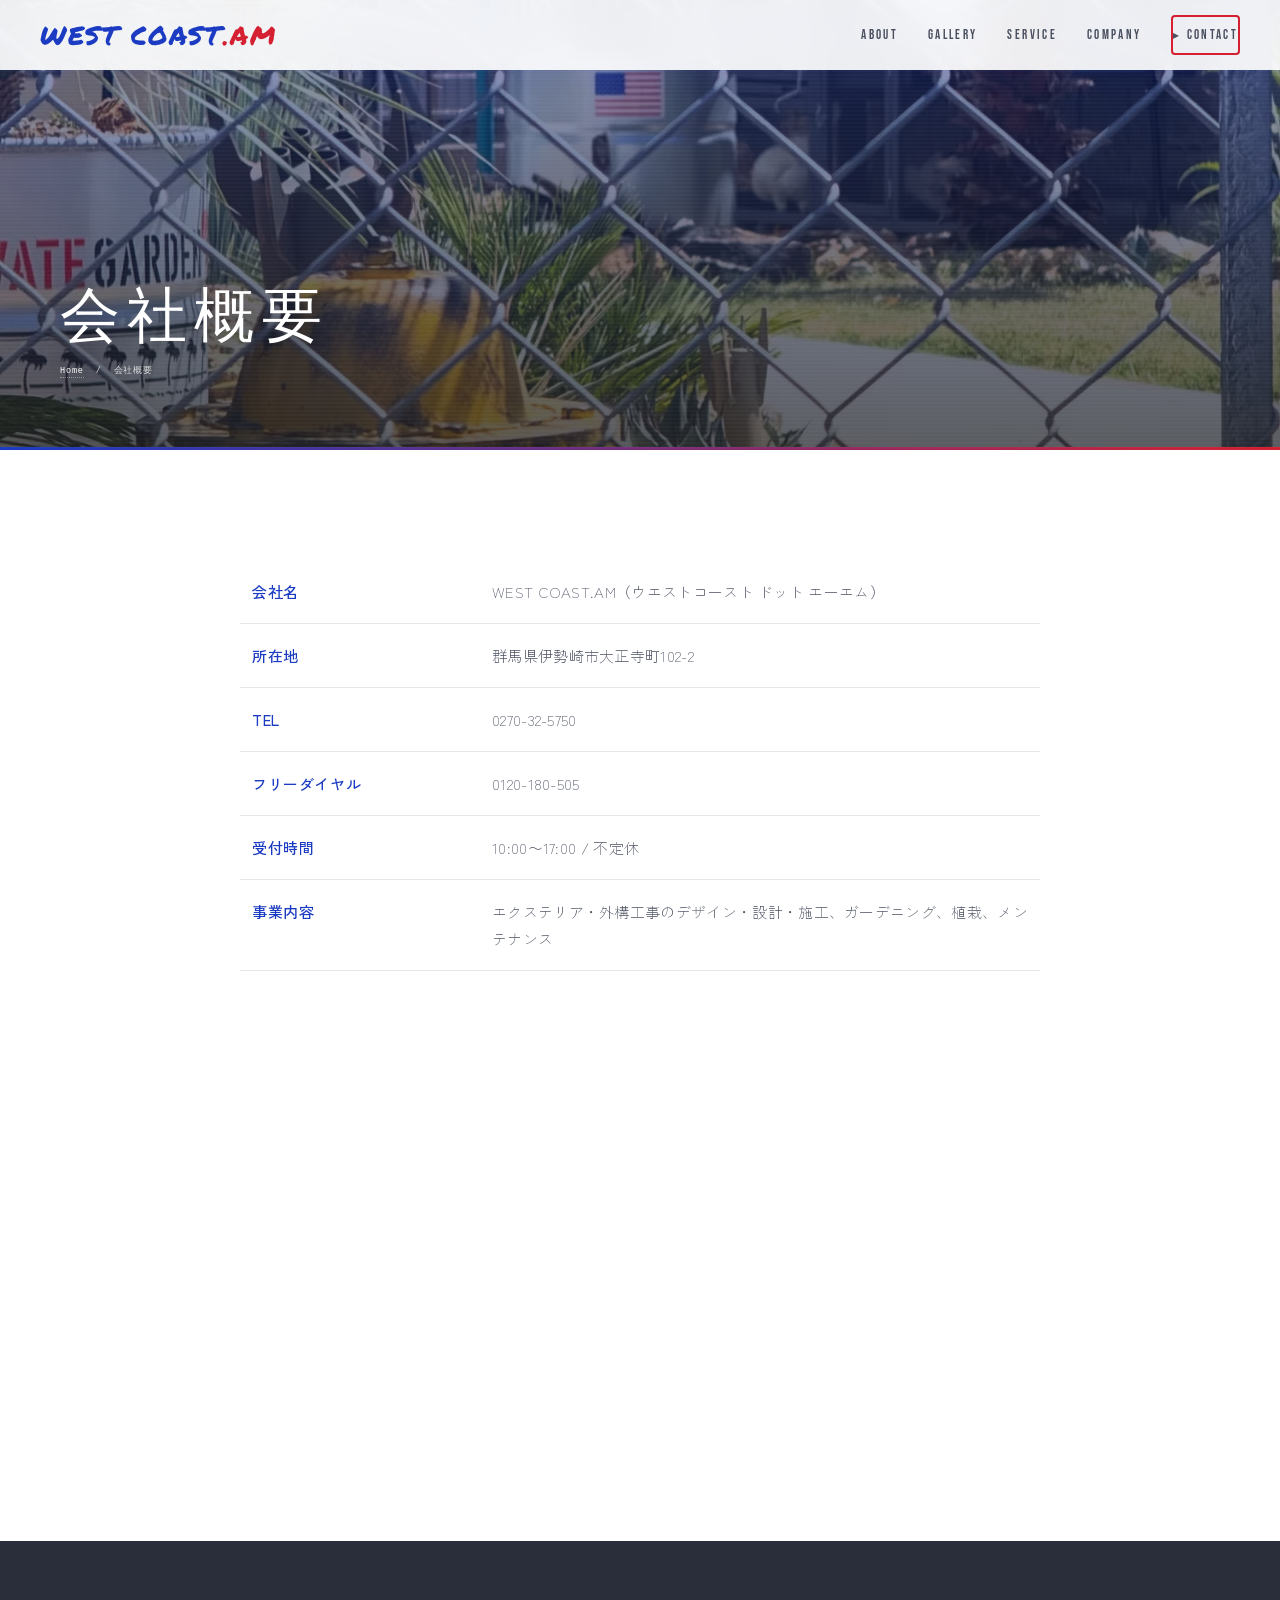
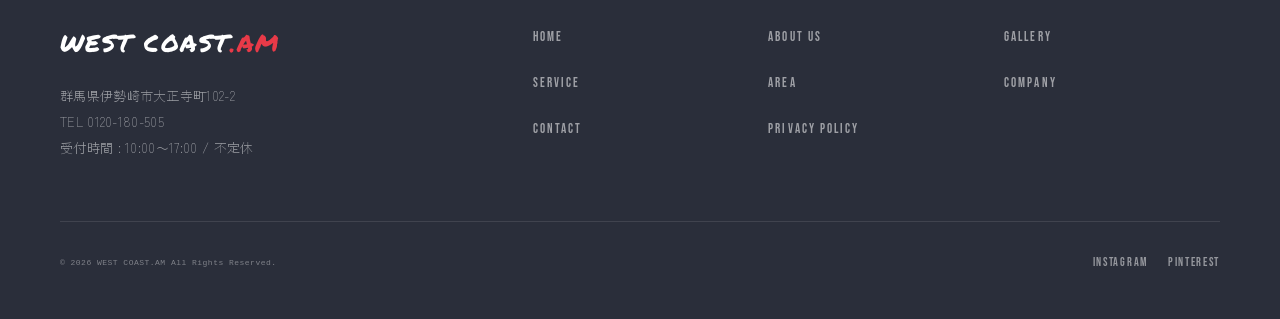
<file: company.html>
<!DOCTYPE html>
<html lang="ja">
<head>
<meta charset="utf-8">
<meta name="viewport" content="width=device-width, initial-scale=1.0, viewport-fit=cover">
<title>会社概要｜WEST COAST.AM</title>
<meta name="description" content="WEST COAST.AMの会社情報。群馬県伊勢崎市のカリフォルニアスタイル エクステリア専門店。">
<meta name="author" content="WEST COAST.AM">
<meta name="keywords" content="伊勢崎市,本庄市,西海岸テイスト,エクステリア,外構工事,WEST COAST.AM,カリフォルニアスタイル,ガーデニング">
<link rel="canonical" href="https://westcoast-am.com/company.html">
<meta property="og:site_name" content="WEST COAST.AM">
<meta property="og:title" content="会社概要｜WEST COAST.AM">
<meta property="og:description" content="WEST COAST.AMの会社情報。群馬県伊勢崎市のカリフォルニアスタイル エクステリア専門店。">
<meta property="og:type" content="website">
<meta property="og:url" content="https://westcoast-am.com/company.html">
<meta property="og:image" content="https://westcoast-am.com/img/og-image.webp">
<meta property="og:locale" content="ja_JP">
<meta name="twitter:card" content="summary_large_image">
<meta name="twitter:title" content="会社概要｜WEST COAST.AM">
<meta name="twitter:description" content="WEST COAST.AMの会社情報。群馬県伊勢崎市のカリフォルニアスタイル エクステリア専門店。">
<link rel="icon" type="image/webp" href="img/favicon.webp">
<link rel="preconnect" href="https://fonts.googleapis.com">
<link rel="preconnect" href="https://fonts.gstatic.com" crossorigin>
<link href="https://fonts.googleapis.com/css2?family=Bebas+Neue&family=DM+Sans:wght@300;400;500;600;700&family=Playfair+Display:ital,wght@0,400;0,700;1,400;1,700&family=Zen+Kaku+Gothic+New:wght@300;400;500;700&display=swap" rel="stylesheet">
<link href="https://fonts.googleapis.com/css2?family=Material+Symbols+Outlined:opsz,wght,FILL,GRAD@20..48,100..700,0..1,-50..200" rel="stylesheet">
<link rel="stylesheet" href="css/style.css">
<script type="application/ld+json">
{"@context":"https://schema.org","@type":"BreadcrumbList","itemListElement":[{"@type":"ListItem","position":1,"name":"Home","item":"https://westcoast-am.com/"},{"@type":"ListItem","position":2,"name":"会社概要","item":"https://westcoast-am.com/company.html"}]}
</script>
<script type="application/ld+json">
{
  "@context":"https://schema.org",
  "@type":"LocalBusiness",
  "name":"WEST COAST.AM",
  "description":"群馬県で憧れのカリフォルニアスタイルガーデンテイスト、ハイクオリティなエクステリアのデザイン・設計・施工",
  "url":"https://westcoast-am.com/",
  "telephone":"0120-180-505",
  "address":{
    "@type":"PostalAddress",
    "streetAddress":"大正寺町102-2",
    "addressLocality":"伊勢崎市",
    "addressRegion":"群馬県",
    "addressCountry":"JP"
  },
  "geo":{
    "@type":"GeoCoordinates",
    "latitude":36.280466,
    "longitude":139.196857
  },
  "openingHours":"Mo-Su 10:00-17:00",
  "image":"https://westcoast-am.com/img/og-image.webp"
}
</script>
</head>
<body>
<div class="loader" id="loader"><div class="loader-text"><span class="brand-blue">WEST COAST</span><span class="brand-red">.AM</span></div></div>
<header class="header is-subpage" id="header">
  <div class="header-inner">
    <a href="index.html" class="logo"><span class="brand-blue">WEST COAST</span><span class="brand-red">.AM</span></a>
    <nav class="nav-desktop" aria-label="メインナビゲーション">
      <a href="about-us.html">About</a>
      <a href="gallery.html">Gallery</a>
      <a href="service.html">Service</a>
      <a href="company.html">Company</a>
      <a href="contact.html" class="nav-contact-btn">Contact</a>
    </nav>
    <button class="hamburger" id="hamburger" aria-label="メニューを開く"><span></span><span></span><span></span></button>
  </div>
</header>
<nav class="mobile-nav" id="mobileNav" aria-label="モバイルナビゲーション">
  <a href="index.html">Home</a>
  <a href="about-us.html">About Us</a>
  <a href="gallery.html">Gallery</a>
  <a href="service.html">Service</a>
  <a href="area.html">Area</a>
  <a href="company.html">Company</a>
  <a href="contact.html">Contact</a>
  <a href="privacy-policy.html">Privacy Policy</a>
  <div class="mobile-nav-contact">
    <a href="tel:0120180505" class="tel">0120-180-505</a>
    <div class="hours">受付時間 : 10:00〜17:00 / 不定休</div>
  </div>
</nav>
<main>
<section class="page-hero">
  <div class="page-hero-bg"><img src="img/A7F97DD3-C4C8-4924-BE00-10FA6DAFC623-e1757118713485.webp" alt="会社概要ページヘッダー画像" fetchpriority="high"></div>
  <div class="page-hero-overlay"></div>
  <div class="page-hero-content">
    <h1>会社概要</h1>
    <nav class="breadcrumb" aria-label="パンくずリスト"><a href="index.html">Home</a> &nbsp;/&nbsp; 会社概要</nav>
  </div>
</section>
<section class="section bg-white">
  <div class="company-table reveal">
    <table>
      <tr><th>会社名</th><td>WEST COAST.AM（ウエストコースト ドット エーエム）</td></tr>
      <tr><th>所在地</th><td>群馬県伊勢崎市大正寺町102-2</td></tr>
      <tr><th>TEL</th><td>0270-32-5750</td></tr>
      <tr><th>フリーダイヤル</th><td>0120-180-505</td></tr>
      <tr><th>受付時間</th><td>10:00〜17:00 / 不定休</td></tr>
      <tr><th>事業内容</th><td>エクステリア・外構工事のデザイン・設計・施工、ガーデニング、植栽、メンテナンス</td></tr>
    </table>
  </div>
</section>
<section class="map-section">
  <iframe src="https://www.google.com/maps/embed?pb=!1m14!1m8!1m3!1d17863.41697161932!2d139.19685734726946!3d36.280465960123955!3m2!1i1024!2i768!4f13.1!3m3!1m2!1s0x601ee876ad898d6f%3A0x41cfcb57c3231af5!2zR08gVE9UQUwgRVhURVJJT1LvvIjjgrTjg7wg44OI44O844K/44OrIOOCqOOCr-OCueODhuODquOCou-8iQ!5e0!3m2!1sja!2sjp" allowfullscreen loading="lazy" referrerpolicy="no-referrer-when-downgrade" title="WEST COAST.AM所在地"></iframe>
</section>
</main>
<footer class="footer">
  <div class="footer-inner">
    <div class="footer-top">
      <div class="footer-brand">
        <div class="footer-logo"><span class="brand-blue">WEST COAST</span><span class="brand-red">.AM</span></div>
        <p>群馬県伊勢崎市大正寺町102-2<br>TEL 0120-180-505<br>受付時間 : 10:00〜17:00 / 不定休</p>
      </div>
      <nav class="footer-nav" aria-label="フッターナビゲーション">
        <a href="index.html">Home</a>
        <a href="about-us.html">About Us</a>
        <a href="gallery.html">Gallery</a>
        <a href="service.html">Service</a>
        <a href="area.html">Area</a>
        <a href="company.html">Company</a>
        <a href="contact.html">Contact</a>
        <a href="privacy-policy.html">Privacy Policy</a>
      </nav>
    </div>
    <div class="footer-bottom">
      <div class="footer-copy">&copy; 2026 WEST COAST.AM All Rights Reserved.</div>
      <div class="footer-sns">
        <a href="https://www.instagram.com/gototalexterior/" target="_blank" rel="noopener noreferrer">Instagram</a>
        <a href="https://jp.pinterest.com/gototalexterior/" target="_blank" rel="noopener noreferrer">Pinterest</a>
      </div>
    </div>
  </div>
</footer>
<div class="sp-fixed-footer">
  <div class="sp-fixed-footer-inner">
    <a href="tel:0120180505"><span class="material-symbols-outlined">call</span>電話</a>
    <a href="contact.html"><span class="material-symbols-outlined">mail</span>メール</a>
    <a href="https://line.me/R/ti/p/@116qzqse" target="_blank" rel="noopener noreferrer"><span class="material-symbols-outlined">chat</span>LINE</a>
  </div>
</div>
<button class="scroll-top" id="scrollTop" aria-label="ページトップへ戻る"><span class="material-symbols-outlined">arrow_upward</span></button>
<script defer src="js/common.js"></script>
</body>
</html>
</file>
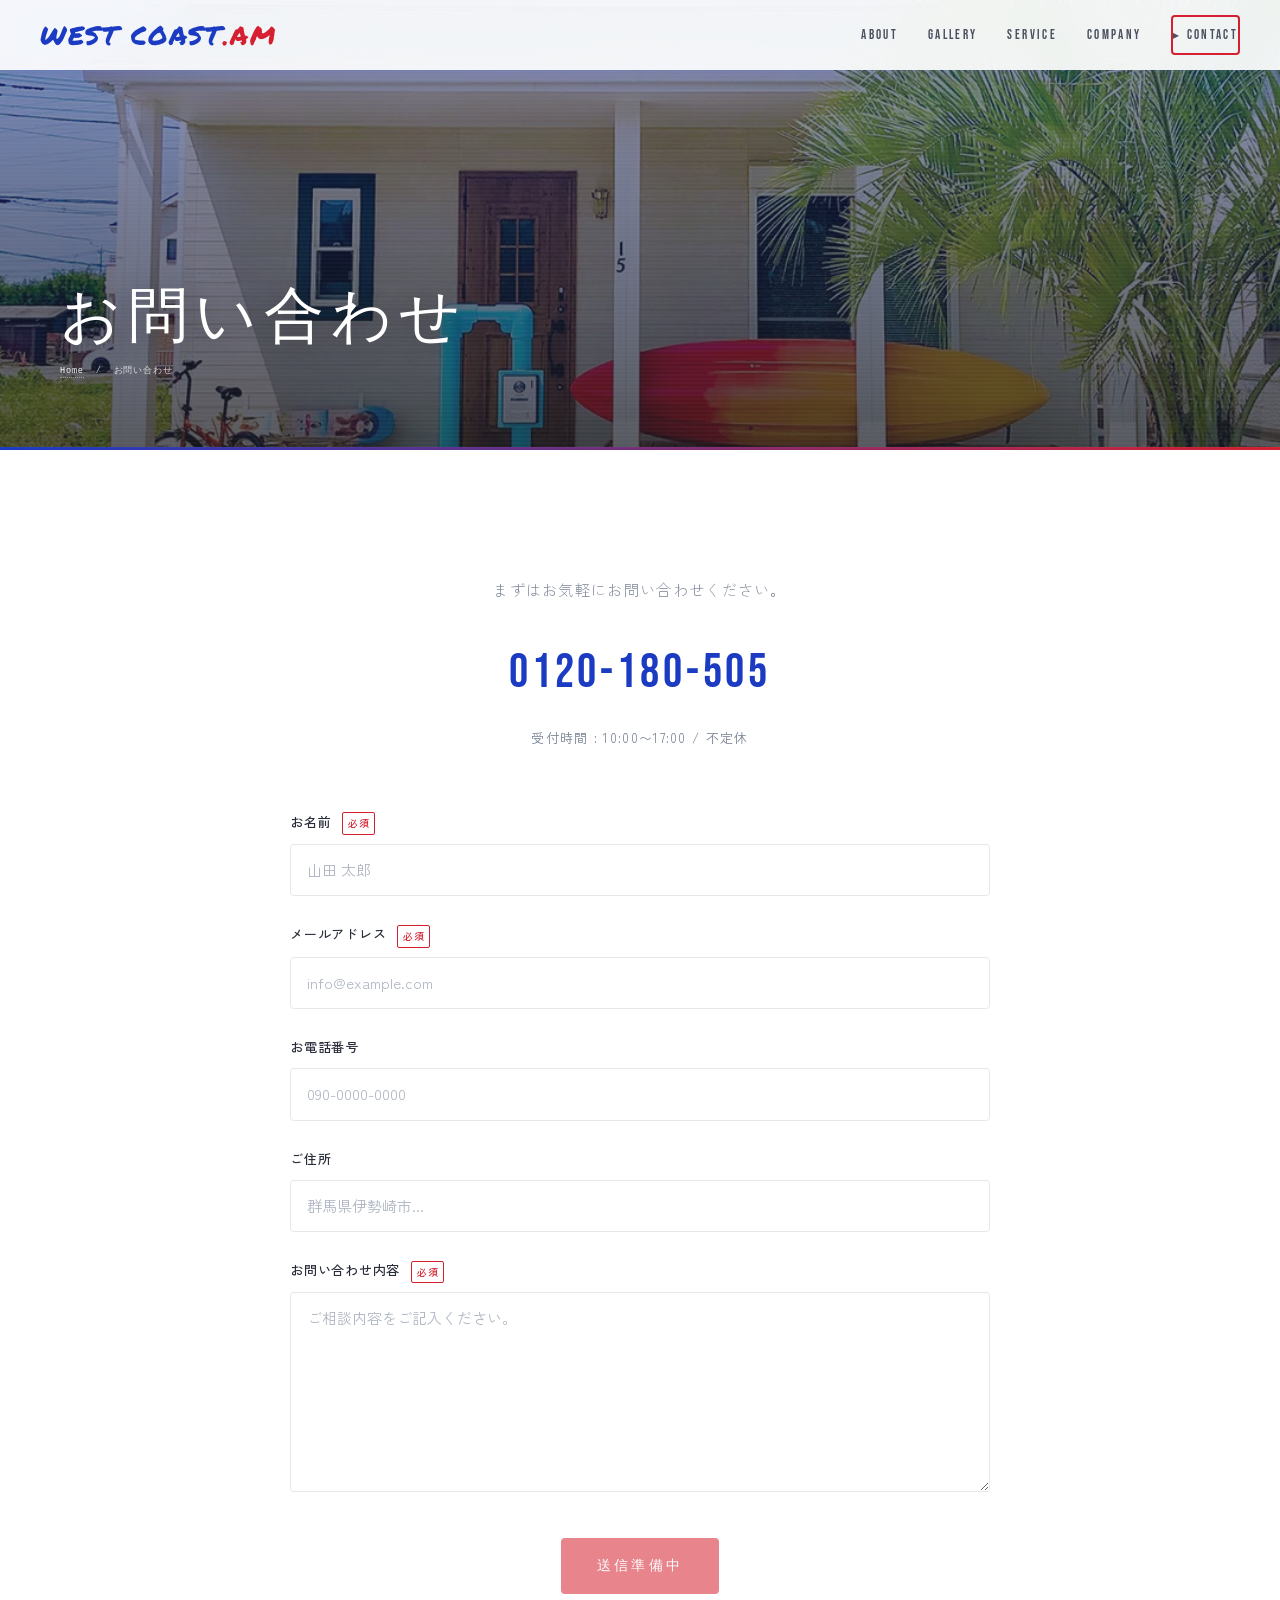
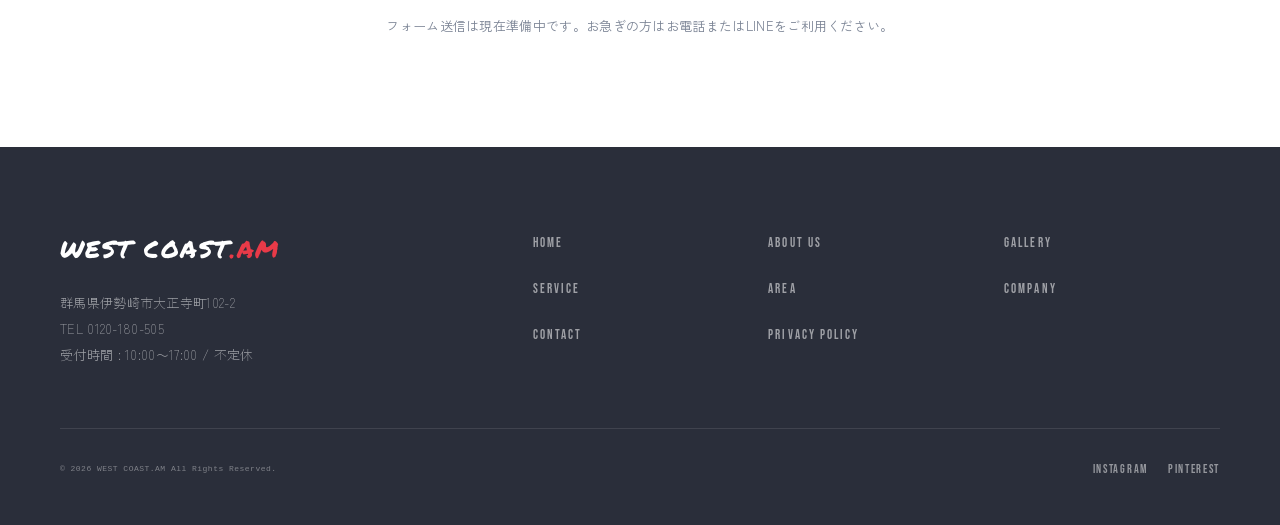
<file: contact.html>
<!DOCTYPE html>
<html lang="ja">
<head>
<meta charset="utf-8">
<meta name="viewport" content="width=device-width, initial-scale=1.0, viewport-fit=cover">
<title>お問い合わせ｜WEST COAST.AM</title>
<meta name="description" content="WEST COAST.AMへのお問い合わせ。無料相談・お見積りはお気軽にどうぞ。電話・メール・LINEで承ります。">
<meta name="author" content="WEST COAST.AM">
<meta name="keywords" content="伊勢崎市,本庄市,西海岸テイスト,エクステリア,外構工事,WEST COAST.AM,カリフォルニアスタイル,ガーデニング">
<link rel="canonical" href="https://westcoast-am.com/contact.html">
<meta property="og:site_name" content="WEST COAST.AM">
<meta property="og:title" content="お問い合わせ｜WEST COAST.AM">
<meta property="og:description" content="WEST COAST.AMへのお問い合わせ。無料相談・お見積りはお気軽にどうぞ。電話・メール・LINEで承ります。">
<meta property="og:type" content="website">
<meta property="og:url" content="https://westcoast-am.com/contact.html">
<meta property="og:image" content="https://westcoast-am.com/img/og-image.webp">
<meta property="og:locale" content="ja_JP">
<meta name="twitter:card" content="summary_large_image">
<meta name="twitter:title" content="お問い合わせ｜WEST COAST.AM">
<meta name="twitter:description" content="WEST COAST.AMへのお問い合わせ。無料相談・お見積りはお気軽にどうぞ。電話・メール・LINEで承ります。">
<link rel="icon" type="image/webp" href="img/favicon.webp">
<link rel="preconnect" href="https://fonts.googleapis.com">
<link rel="preconnect" href="https://fonts.gstatic.com" crossorigin>
<link href="https://fonts.googleapis.com/css2?family=Bebas+Neue&family=DM+Sans:wght@300;400;500;600;700&family=Playfair+Display:ital,wght@0,400;0,700;1,400;1,700&family=Zen+Kaku+Gothic+New:wght@300;400;500;700&display=swap" rel="stylesheet">
<link href="https://fonts.googleapis.com/css2?family=Material+Symbols+Outlined:opsz,wght,FILL,GRAD@20..48,100..700,0..1,-50..200" rel="stylesheet">
<link rel="stylesheet" href="css/style.css">
<script type="application/ld+json">
{"@context":"https://schema.org","@type":"BreadcrumbList","itemListElement":[{"@type":"ListItem","position":1,"name":"Home","item":"https://westcoast-am.com/"},{"@type":"ListItem","position":2,"name":"お問い合わせ","item":"https://westcoast-am.com/contact.html"}]}
</script>
<script type="application/ld+json">
{
  "@context":"https://schema.org",
  "@type":"LocalBusiness",
  "name":"WEST COAST.AM",
  "description":"群馬県で憧れのカリフォルニアスタイルガーデンテイスト、ハイクオリティなエクステリアのデザイン・設計・施工",
  "url":"https://westcoast-am.com/",
  "telephone":"0120-180-505",
  "address":{
    "@type":"PostalAddress",
    "streetAddress":"大正寺町102-2",
    "addressLocality":"伊勢崎市",
    "addressRegion":"群馬県",
    "addressCountry":"JP"
  },
  "geo":{
    "@type":"GeoCoordinates",
    "latitude":36.280466,
    "longitude":139.196857
  },
  "openingHours":"Mo-Su 10:00-17:00",
  "image":"https://westcoast-am.com/img/og-image.webp"
}
</script>
</head>
<body>
<div class="loader" id="loader"><div class="loader-text"><span class="brand-blue">WEST COAST</span><span class="brand-red">.AM</span></div></div>
<header class="header is-subpage" id="header">
  <div class="header-inner">
    <a href="index.html" class="logo"><span class="brand-blue">WEST COAST</span><span class="brand-red">.AM</span></a>
    <nav class="nav-desktop" aria-label="メインナビゲーション">
      <a href="about-us.html">About</a>
      <a href="gallery.html">Gallery</a>
      <a href="service.html">Service</a>
      <a href="company.html">Company</a>
      <a href="contact.html" class="nav-contact-btn">Contact</a>
    </nav>
    <button class="hamburger" id="hamburger" aria-label="メニューを開く"><span></span><span></span><span></span></button>
  </div>
</header>
<nav class="mobile-nav" id="mobileNav" aria-label="モバイルナビゲーション">
  <a href="index.html">Home</a>
  <a href="about-us.html">About Us</a>
  <a href="gallery.html">Gallery</a>
  <a href="service.html">Service</a>
  <a href="area.html">Area</a>
  <a href="company.html">Company</a>
  <a href="contact.html">Contact</a>
  <a href="privacy-policy.html">Privacy Policy</a>
  <div class="mobile-nav-contact">
    <a href="tel:0120180505" class="tel">0120-180-505</a>
    <div class="hours">受付時間 : 10:00〜17:00 / 不定休</div>
  </div>
</nav>
<main>
<section class="page-hero">
  <div class="page-hero-bg"><img src="img/hero-slide-04.webp" alt="お問い合わせページヘッダー画像" fetchpriority="high"></div>
  <div class="page-hero-overlay"></div>
  <div class="page-hero-content">
    <h1>お問い合わせ</h1>
    <nav class="breadcrumb" aria-label="パンくずリスト"><a href="index.html">Home</a> &nbsp;/&nbsp; お問い合わせ</nav>
  </div>
</section>
<section class="section bg-white">
  <div class="contact-intro reveal">
    <p class="section-desc mx-auto">まずはお気軽にお問い合わせください。</p>
    <div class="contact-tel"><a href="tel:0120180505">0120-180-505</a></div>
    <div class="contact-hours">受付時間 : 10:00〜17:00 / 不定休</div>
  </div>
  <form class="contact-form reveal" aria-label="お問い合わせフォーム">
    <div class="form-group"><label for="c-name">お名前 <span class="req">必須</span></label><input type="text" id="c-name" name="name" placeholder="山田 太郎" required></div>
    <div class="form-group"><label for="c-email">メールアドレス <span class="req">必須</span></label><input type="email" id="c-email" name="email" placeholder="info@example.com" required></div>
    <div class="form-group"><label for="c-tel">お電話番号</label><input type="tel" id="c-tel" name="tel" placeholder="090-0000-0000"></div>
    <div class="form-group"><label for="c-addr">ご住所</label><input type="text" id="c-addr" name="address" placeholder="群馬県伊勢崎市..."></div>
    <div class="form-group"><label for="c-msg">お問い合わせ内容 <span class="req">必須</span></label><textarea id="c-msg" name="message" placeholder="ご相談内容をご記入ください。" required></textarea></div>
    <div class="form-submit"><button type="submit" class="btn-fill" disabled aria-disabled="true">送信準備中</button></div>
    <p class="form-note">フォーム送信は現在準備中です。お急ぎの方はお電話またはLINEをご利用ください。</p>
  </form>
</section>
</main>
<footer class="footer">
  <div class="footer-inner">
    <div class="footer-top">
      <div class="footer-brand">
        <div class="footer-logo"><span class="brand-blue">WEST COAST</span><span class="brand-red">.AM</span></div>
        <p>群馬県伊勢崎市大正寺町102-2<br>TEL 0120-180-505<br>受付時間 : 10:00〜17:00 / 不定休</p>
      </div>
      <nav class="footer-nav" aria-label="フッターナビゲーション">
        <a href="index.html">Home</a>
        <a href="about-us.html">About Us</a>
        <a href="gallery.html">Gallery</a>
        <a href="service.html">Service</a>
        <a href="area.html">Area</a>
        <a href="company.html">Company</a>
        <a href="contact.html">Contact</a>
        <a href="privacy-policy.html">Privacy Policy</a>
      </nav>
    </div>
    <div class="footer-bottom">
      <div class="footer-copy">&copy; 2026 WEST COAST.AM All Rights Reserved.</div>
      <div class="footer-sns">
        <a href="https://www.instagram.com/gototalexterior/" target="_blank" rel="noopener noreferrer">Instagram</a>
        <a href="https://jp.pinterest.com/gototalexterior/" target="_blank" rel="noopener noreferrer">Pinterest</a>
      </div>
    </div>
  </div>
</footer>
<div class="sp-fixed-footer">
  <div class="sp-fixed-footer-inner">
    <a href="tel:0120180505"><span class="material-symbols-outlined">call</span>電話</a>
    <a href="contact.html"><span class="material-symbols-outlined">mail</span>メール</a>
    <a href="https://line.me/R/ti/p/@116qzqse" target="_blank" rel="noopener noreferrer"><span class="material-symbols-outlined">chat</span>LINE</a>
  </div>
</div>
<button class="scroll-top" id="scrollTop" aria-label="ページトップへ戻る"><span class="material-symbols-outlined">arrow_upward</span></button>
<script defer src="js/common.js"></script>
</body>
</html>
</file>
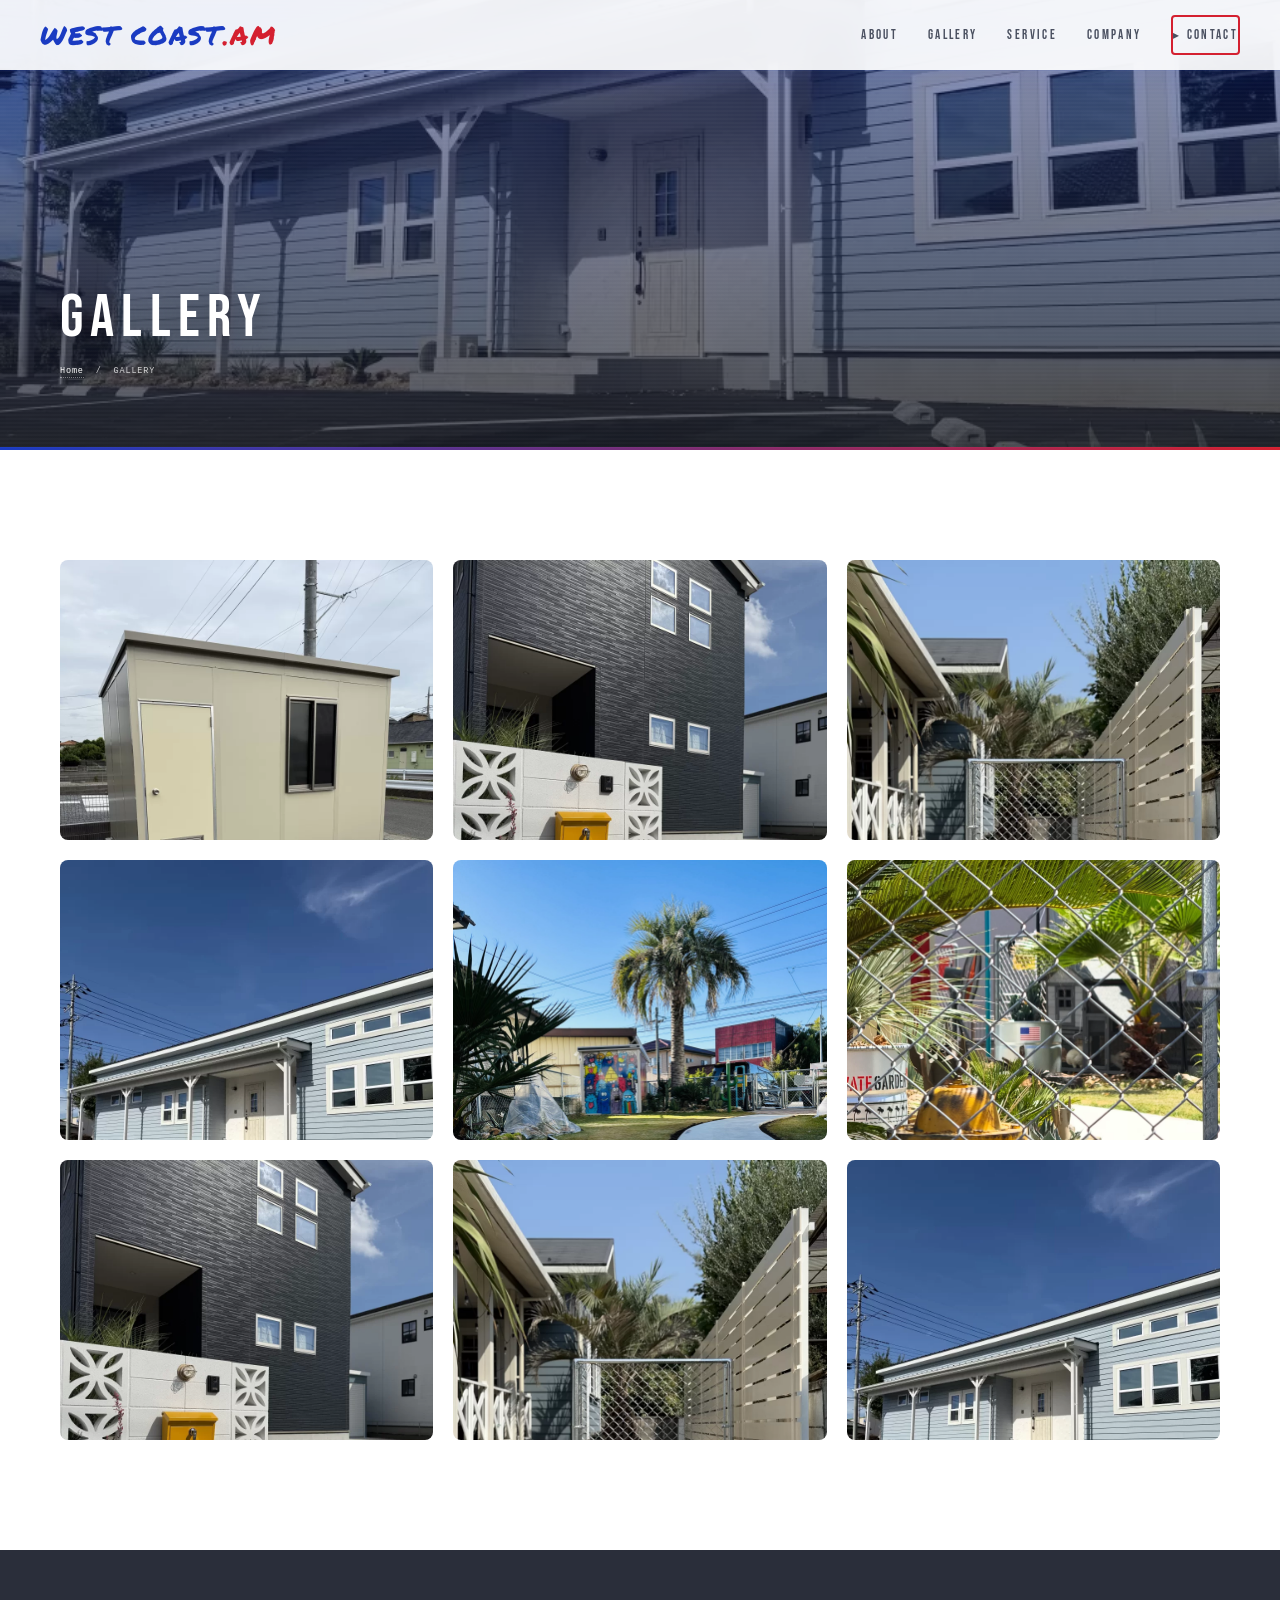
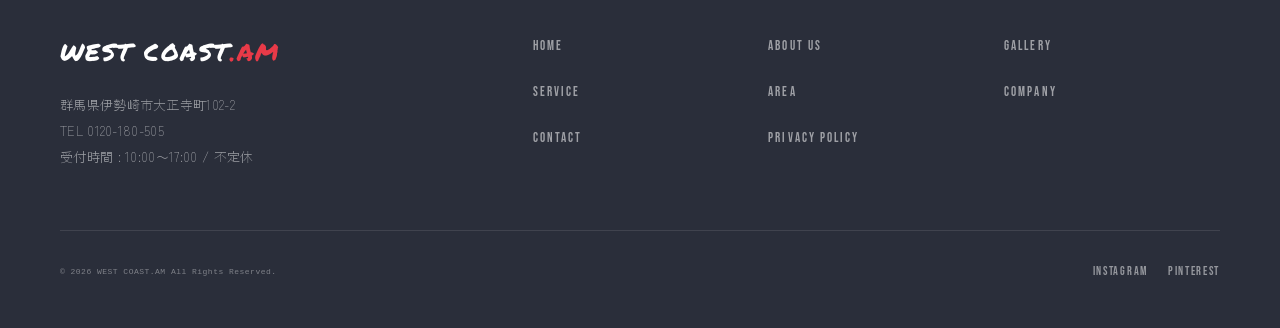
<file: gallery.html>
<!DOCTYPE html>
<html lang="ja">
<head>
<meta charset="utf-8">
<meta name="viewport" content="width=device-width, initial-scale=1.0, viewport-fit=cover">
<title>GALLERY｜WEST COAST.AM</title>
<meta name="description" content="WEST COAST.AMの施工事例ギャラリー。カリフォルニアスタイルのエクステリア・外構工事の実績をご覧ください。">
<meta name="author" content="WEST COAST.AM">
<meta name="keywords" content="伊勢崎市,本庄市,西海岸テイスト,エクステリア,外構工事,WEST COAST.AM,カリフォルニアスタイル,ガーデニング">
<link rel="canonical" href="https://westcoast-am.com/gallery.html">
<meta property="og:site_name" content="WEST COAST.AM">
<meta property="og:title" content="GALLERY｜WEST COAST.AM">
<meta property="og:description" content="WEST COAST.AMの施工事例ギャラリー。カリフォルニアスタイルのエクステリア・外構工事の実績をご覧ください。">
<meta property="og:type" content="website">
<meta property="og:url" content="https://westcoast-am.com/gallery.html">
<meta property="og:image" content="https://westcoast-am.com/img/og-image.webp">
<meta property="og:locale" content="ja_JP">
<meta name="twitter:card" content="summary_large_image">
<meta name="twitter:title" content="GALLERY｜WEST COAST.AM">
<meta name="twitter:description" content="WEST COAST.AMの施工事例ギャラリー。カリフォルニアスタイルのエクステリア・外構工事の実績をご覧ください。">
<link rel="icon" type="image/webp" href="img/favicon.webp">
<link rel="preconnect" href="https://fonts.googleapis.com">
<link rel="preconnect" href="https://fonts.gstatic.com" crossorigin>
<link href="https://fonts.googleapis.com/css2?family=Bebas+Neue&family=DM+Sans:wght@300;400;500;600;700&family=Playfair+Display:ital,wght@0,400;0,700;1,400;1,700&family=Zen+Kaku+Gothic+New:wght@300;400;500;700&display=swap" rel="stylesheet">
<link href="https://fonts.googleapis.com/css2?family=Material+Symbols+Outlined:opsz,wght,FILL,GRAD@20..48,100..700,0..1,-50..200" rel="stylesheet">
<link rel="stylesheet" href="css/style.css">
<script type="application/ld+json">
{"@context":"https://schema.org","@type":"BreadcrumbList","itemListElement":[{"@type":"ListItem","position":1,"name":"Home","item":"https://westcoast-am.com/"},{"@type":"ListItem","position":2,"name":"GALLERY","item":"https://westcoast-am.com/gallery.html"}]}
</script>
<script type="application/ld+json">
{
  "@context":"https://schema.org",
  "@type":"LocalBusiness",
  "name":"WEST COAST.AM",
  "description":"群馬県で憧れのカリフォルニアスタイルガーデンテイスト、ハイクオリティなエクステリアのデザイン・設計・施工",
  "url":"https://westcoast-am.com/",
  "telephone":"0120-180-505",
  "address":{
    "@type":"PostalAddress",
    "streetAddress":"大正寺町102-2",
    "addressLocality":"伊勢崎市",
    "addressRegion":"群馬県",
    "addressCountry":"JP"
  },
  "geo":{
    "@type":"GeoCoordinates",
    "latitude":36.280466,
    "longitude":139.196857
  },
  "openingHours":"Mo-Su 10:00-17:00",
  "image":"https://westcoast-am.com/img/og-image.webp"
}
</script>
</head>
<body>
<div class="loader" id="loader"><div class="loader-text"><span class="brand-blue">WEST COAST</span><span class="brand-red">.AM</span></div></div>
<header class="header is-subpage" id="header">
  <div class="header-inner">
    <a href="index.html" class="logo"><span class="brand-blue">WEST COAST</span><span class="brand-red">.AM</span></a>
    <nav class="nav-desktop" aria-label="メインナビゲーション">
      <a href="about-us.html">About</a>
      <a href="gallery.html">Gallery</a>
      <a href="service.html">Service</a>
      <a href="company.html">Company</a>
      <a href="contact.html" class="nav-contact-btn">Contact</a>
    </nav>
    <button class="hamburger" id="hamburger" aria-label="メニューを開く"><span></span><span></span><span></span></button>
  </div>
</header>
<nav class="mobile-nav" id="mobileNav" aria-label="モバイルナビゲーション">
  <a href="index.html">Home</a>
  <a href="about-us.html">About Us</a>
  <a href="gallery.html">Gallery</a>
  <a href="service.html">Service</a>
  <a href="area.html">Area</a>
  <a href="company.html">Company</a>
  <a href="contact.html">Contact</a>
  <a href="privacy-policy.html">Privacy Policy</a>
  <div class="mobile-nav-contact">
    <a href="tel:0120180505" class="tel">0120-180-505</a>
    <div class="hours">受付時間 : 10:00〜17:00 / 不定休</div>
  </div>
</nav>
<main>
<section class="page-hero">
  <div class="page-hero-bg"><img src="img/gallery-04.webp" alt="GALLERYページヘッダー画像" fetchpriority="high"></div>
  <div class="page-hero-overlay"></div>
  <div class="page-hero-content">
    <h1>GALLERY</h1>
    <nav class="breadcrumb" aria-label="パンくずリスト"><a href="index.html">Home</a> &nbsp;/&nbsp; GALLERY</nav>
  </div>
</section>
<section class="section bg-white">
  <div class="gallery-grid">
    <div class="gallery-item reveal"><img src="img/gallery-01.webp" alt="伊勢崎市O様邸" loading="lazy"><div class="gallery-item-overlay"><span>伊勢崎市O様邸</span></div></div>
    <div class="gallery-item reveal reveal-delay-1"><img src="img/gallery-02.webp" alt="太田市K様邸" loading="lazy"><div class="gallery-item-overlay"><span>太田市K様邸</span></div></div>
    <div class="gallery-item reveal reveal-delay-2"><img src="img/gallery-03.webp" alt="高崎市O様邸" loading="lazy"><div class="gallery-item-overlay"><span>高崎市O様邸</span></div></div>
    <div class="gallery-item reveal"><img src="img/gallery-04.webp" alt="伊勢崎市O様邸" loading="lazy"><div class="gallery-item-overlay"><span>伊勢崎市O様邸</span></div></div>
    <div class="gallery-item reveal reveal-delay-1"><img src="img/gallery-05.jpeg" alt="本庄市S様邸" loading="lazy"><div class="gallery-item-overlay"><span>本庄市S様邸</span></div></div>
    <div class="gallery-item reveal reveal-delay-2"><img src="img/A7F97DD3-C4C8-4924-BE00-10FA6DAFC623-e1757118713485.webp" alt="塗替え施工例" loading="lazy"><div class="gallery-item-overlay"><span>塗替え</span></div></div>
    <div class="gallery-item reveal"><img src="img/gallery-02.webp" alt="前橋市Y様邸" loading="lazy"><div class="gallery-item-overlay"><span>前橋市Y様邸</span></div></div>
    <div class="gallery-item reveal reveal-delay-1"><img src="img/gallery-03.webp" alt="桐生市T様邸" loading="lazy"><div class="gallery-item-overlay"><span>桐生市T様邸</span></div></div>
    <div class="gallery-item reveal reveal-delay-2"><img src="img/gallery-04.webp" alt="深谷市A様邸" loading="lazy"><div class="gallery-item-overlay"><span>深谷市A様邸</span></div></div>
  </div>
</section>
</main>
<footer class="footer">
  <div class="footer-inner">
    <div class="footer-top">
      <div class="footer-brand">
        <div class="footer-logo"><span class="brand-blue">WEST COAST</span><span class="brand-red">.AM</span></div>
        <p>群馬県伊勢崎市大正寺町102-2<br>TEL 0120-180-505<br>受付時間 : 10:00〜17:00 / 不定休</p>
      </div>
      <nav class="footer-nav" aria-label="フッターナビゲーション">
        <a href="index.html">Home</a>
        <a href="about-us.html">About Us</a>
        <a href="gallery.html">Gallery</a>
        <a href="service.html">Service</a>
        <a href="area.html">Area</a>
        <a href="company.html">Company</a>
        <a href="contact.html">Contact</a>
        <a href="privacy-policy.html">Privacy Policy</a>
      </nav>
    </div>
    <div class="footer-bottom">
      <div class="footer-copy">&copy; 2026 WEST COAST.AM All Rights Reserved.</div>
      <div class="footer-sns">
        <a href="https://www.instagram.com/gototalexterior/" target="_blank" rel="noopener noreferrer">Instagram</a>
        <a href="https://jp.pinterest.com/gototalexterior/" target="_blank" rel="noopener noreferrer">Pinterest</a>
      </div>
    </div>
  </div>
</footer>
<div class="sp-fixed-footer">
  <div class="sp-fixed-footer-inner">
    <a href="tel:0120180505"><span class="material-symbols-outlined">call</span>電話</a>
    <a href="contact.html"><span class="material-symbols-outlined">mail</span>メール</a>
    <a href="https://line.me/R/ti/p/@116qzqse" target="_blank" rel="noopener noreferrer"><span class="material-symbols-outlined">chat</span>LINE</a>
  </div>
</div>
<button class="scroll-top" id="scrollTop" aria-label="ページトップへ戻る"><span class="material-symbols-outlined">arrow_upward</span></button>
<script defer src="js/common.js"></script>
</body>
</html>
</file>
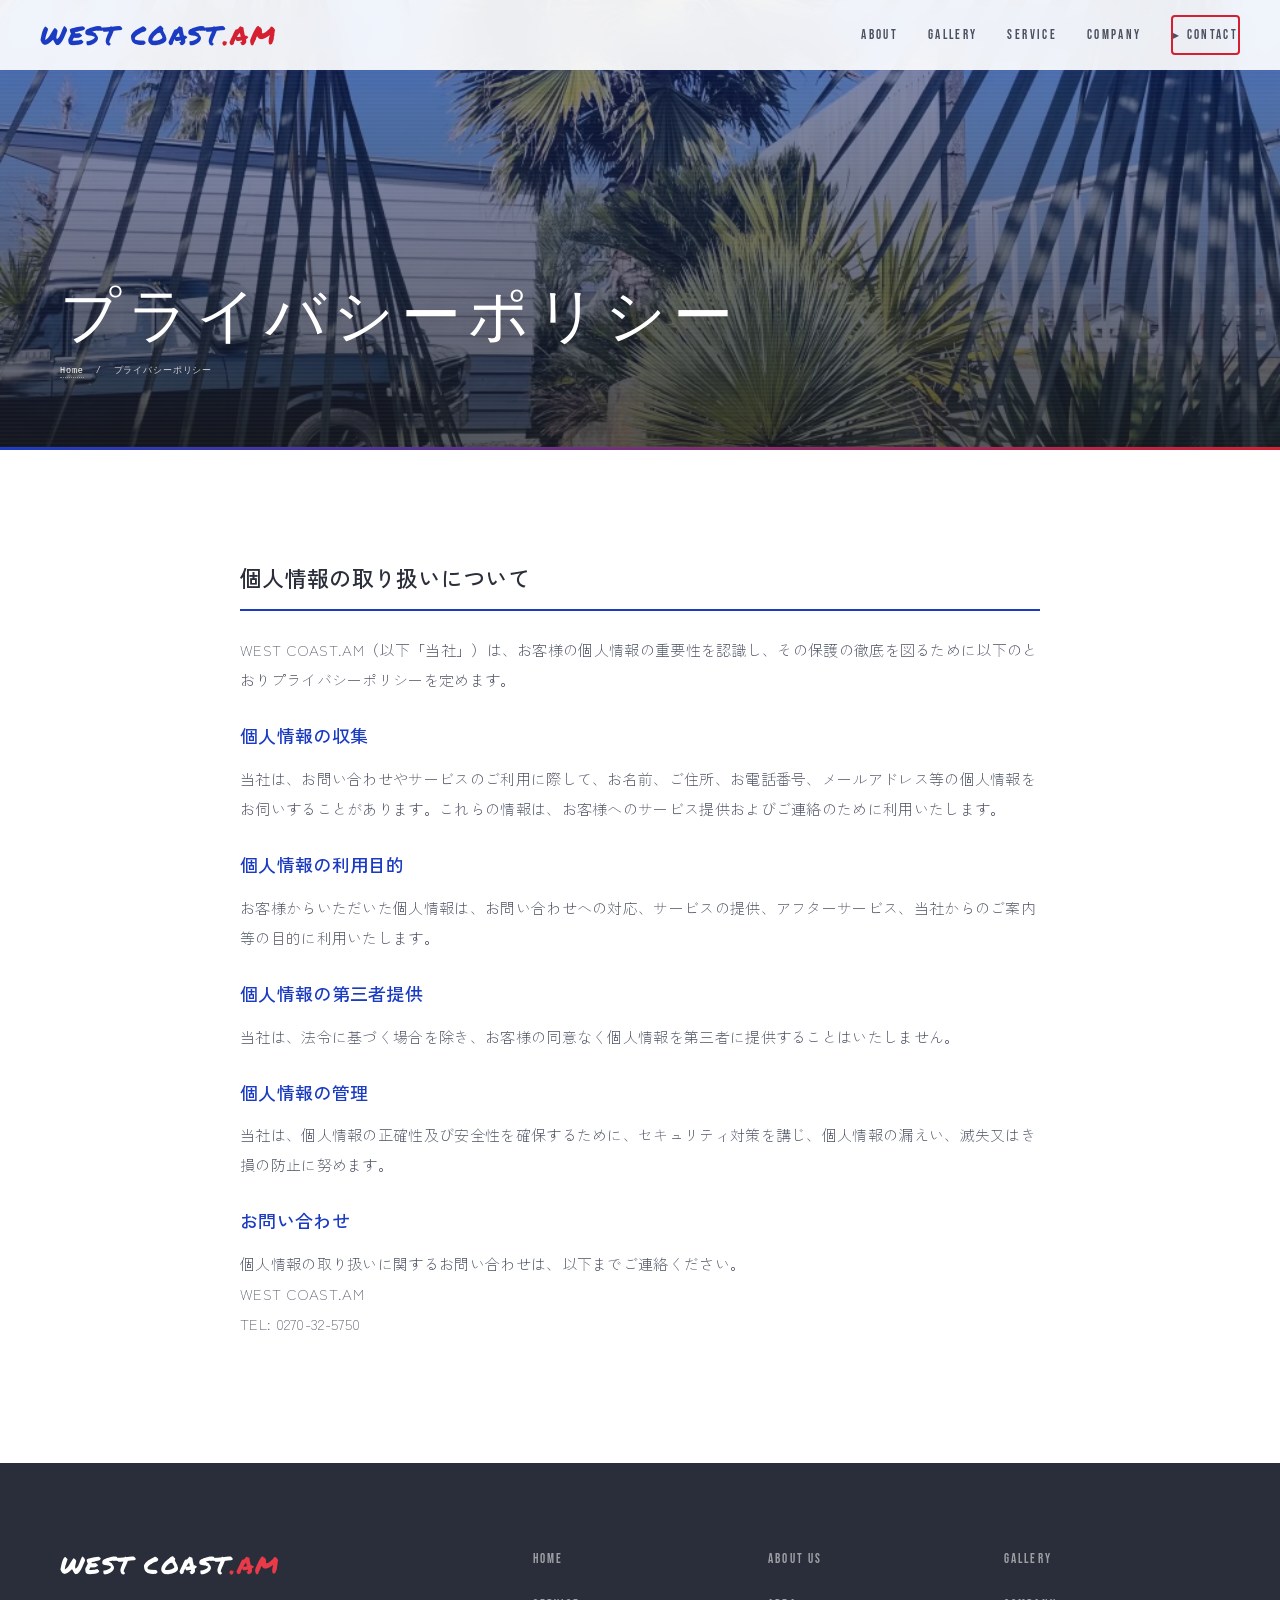
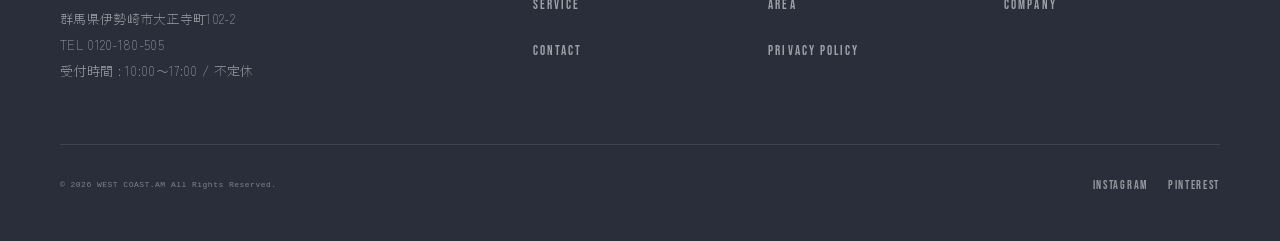
<file: privacy-policy.html>
<!DOCTYPE html>
<html lang="ja">
<head>
<meta charset="utf-8">
<meta name="viewport" content="width=device-width, initial-scale=1.0, viewport-fit=cover">
<title>プライバシーポリシー｜WEST COAST.AM</title>
<meta name="description" content="WEST COAST.AMのプライバシーポリシー。個人情報の取り扱いについて。">
<meta name="author" content="WEST COAST.AM">
<meta name="keywords" content="伊勢崎市,本庄市,西海岸テイスト,エクステリア,外構工事,WEST COAST.AM,カリフォルニアスタイル,ガーデニング">
<link rel="canonical" href="https://westcoast-am.com/privacy-policy.html">
<meta property="og:site_name" content="WEST COAST.AM">
<meta property="og:title" content="プライバシーポリシー｜WEST COAST.AM">
<meta property="og:description" content="WEST COAST.AMのプライバシーポリシー。個人情報の取り扱いについて。">
<meta property="og:type" content="website">
<meta property="og:url" content="https://westcoast-am.com/privacy-policy.html">
<meta property="og:image" content="https://westcoast-am.com/img/og-image.webp">
<meta property="og:locale" content="ja_JP">
<meta name="twitter:card" content="summary_large_image">
<meta name="twitter:title" content="プライバシーポリシー｜WEST COAST.AM">
<meta name="twitter:description" content="WEST COAST.AMのプライバシーポリシー。個人情報の取り扱いについて。">
<link rel="icon" type="image/webp" href="img/favicon.webp">
<link rel="preconnect" href="https://fonts.googleapis.com">
<link rel="preconnect" href="https://fonts.gstatic.com" crossorigin>
<link href="https://fonts.googleapis.com/css2?family=Bebas+Neue&family=DM+Sans:wght@300;400;500;600;700&family=Playfair+Display:ital,wght@0,400;0,700;1,400;1,700&family=Zen+Kaku+Gothic+New:wght@300;400;500;700&display=swap" rel="stylesheet">
<link href="https://fonts.googleapis.com/css2?family=Material+Symbols+Outlined:opsz,wght,FILL,GRAD@20..48,100..700,0..1,-50..200" rel="stylesheet">
<link rel="stylesheet" href="css/style.css">
<script type="application/ld+json">
{"@context":"https://schema.org","@type":"BreadcrumbList","itemListElement":[{"@type":"ListItem","position":1,"name":"Home","item":"https://westcoast-am.com/"},{"@type":"ListItem","position":2,"name":"プライバシーポリシー","item":"https://westcoast-am.com/privacy-policy.html"}]}
</script>
<script type="application/ld+json">
{
  "@context":"https://schema.org",
  "@type":"LocalBusiness",
  "name":"WEST COAST.AM",
  "description":"群馬県で憧れのカリフォルニアスタイルガーデンテイスト、ハイクオリティなエクステリアのデザイン・設計・施工",
  "url":"https://westcoast-am.com/",
  "telephone":"0120-180-505",
  "address":{
    "@type":"PostalAddress",
    "streetAddress":"大正寺町102-2",
    "addressLocality":"伊勢崎市",
    "addressRegion":"群馬県",
    "addressCountry":"JP"
  },
  "geo":{
    "@type":"GeoCoordinates",
    "latitude":36.280466,
    "longitude":139.196857
  },
  "openingHours":"Mo-Su 10:00-17:00",
  "image":"https://westcoast-am.com/img/og-image.webp"
}
</script>
</head>
<body>
<div class="loader" id="loader"><div class="loader-text"><span class="brand-blue">WEST COAST</span><span class="brand-red">.AM</span></div></div>
<header class="header is-subpage" id="header">
  <div class="header-inner">
    <a href="index.html" class="logo"><span class="brand-blue">WEST COAST</span><span class="brand-red">.AM</span></a>
    <nav class="nav-desktop" aria-label="メインナビゲーション">
      <a href="about-us.html">About</a>
      <a href="gallery.html">Gallery</a>
      <a href="service.html">Service</a>
      <a href="company.html">Company</a>
      <a href="contact.html" class="nav-contact-btn">Contact</a>
    </nav>
    <button class="hamburger" id="hamburger" aria-label="メニューを開く"><span></span><span></span><span></span></button>
  </div>
</header>
<nav class="mobile-nav" id="mobileNav" aria-label="モバイルナビゲーション">
  <a href="index.html">Home</a>
  <a href="about-us.html">About Us</a>
  <a href="gallery.html">Gallery</a>
  <a href="service.html">Service</a>
  <a href="area.html">Area</a>
  <a href="company.html">Company</a>
  <a href="contact.html">Contact</a>
  <a href="privacy-policy.html">Privacy Policy</a>
  <div class="mobile-nav-contact">
    <a href="tel:0120180505" class="tel">0120-180-505</a>
    <div class="hours">受付時間 : 10:00〜17:00 / 不定休</div>
  </div>
</nav>
<main>
<section class="page-hero">
  <div class="page-hero-bg"><img src="img/hero-slide-03.webp" alt="プライバシーポリシーページヘッダー画像" fetchpriority="high"></div>
  <div class="page-hero-overlay"></div>
  <div class="page-hero-content">
    <h1>プライバシーポリシー</h1>
    <nav class="breadcrumb" aria-label="パンくずリスト"><a href="index.html">Home</a> &nbsp;/&nbsp; プライバシーポリシー</nav>
  </div>
</section>
<section class="section bg-white">
  <div class="privacy-content reveal">
    <h2 class="privacy-heading">個人情報の取り扱いについて</h2>
    <p>WEST COAST.AM（以下「当社」）は、お客様の個人情報の重要性を認識し、その保護の徹底を図るために以下のとおりプライバシーポリシーを定めます。</p>
    <h3>個人情報の収集</h3>
    <p>当社は、お問い合わせやサービスのご利用に際して、お名前、ご住所、お電話番号、メールアドレス等の個人情報をお伺いすることがあります。これらの情報は、お客様へのサービス提供およびご連絡のために利用いたします。</p>
    <h3>個人情報の利用目的</h3>
    <p>お客様からいただいた個人情報は、お問い合わせへの対応、サービスの提供、アフターサービス、当社からのご案内等の目的に利用いたします。</p>
    <h3>個人情報の第三者提供</h3>
    <p>当社は、法令に基づく場合を除き、お客様の同意なく個人情報を第三者に提供することはいたしません。</p>
    <h3>個人情報の管理</h3>
    <p>当社は、個人情報の正確性及び安全性を確保するために、セキュリティ対策を講じ、個人情報の漏えい、滅失又はき損の防止に努めます。</p>
    <h3>お問い合わせ</h3>
    <p>個人情報の取り扱いに関するお問い合わせは、以下までご連絡ください。<br>WEST COAST.AM<br>TEL: 0270-32-5750</p>
  </div>
</section>
</main>
<footer class="footer">
  <div class="footer-inner">
    <div class="footer-top">
      <div class="footer-brand">
        <div class="footer-logo"><span class="brand-blue">WEST COAST</span><span class="brand-red">.AM</span></div>
        <p>群馬県伊勢崎市大正寺町102-2<br>TEL 0120-180-505<br>受付時間 : 10:00〜17:00 / 不定休</p>
      </div>
      <nav class="footer-nav" aria-label="フッターナビゲーション">
        <a href="index.html">Home</a>
        <a href="about-us.html">About Us</a>
        <a href="gallery.html">Gallery</a>
        <a href="service.html">Service</a>
        <a href="area.html">Area</a>
        <a href="company.html">Company</a>
        <a href="contact.html">Contact</a>
        <a href="privacy-policy.html">Privacy Policy</a>
      </nav>
    </div>
    <div class="footer-bottom">
      <div class="footer-copy">&copy; 2026 WEST COAST.AM All Rights Reserved.</div>
      <div class="footer-sns">
        <a href="https://www.instagram.com/gototalexterior/" target="_blank" rel="noopener noreferrer">Instagram</a>
        <a href="https://jp.pinterest.com/gototalexterior/" target="_blank" rel="noopener noreferrer">Pinterest</a>
      </div>
    </div>
  </div>
</footer>
<div class="sp-fixed-footer">
  <div class="sp-fixed-footer-inner">
    <a href="tel:0120180505"><span class="material-symbols-outlined">call</span>電話</a>
    <a href="contact.html"><span class="material-symbols-outlined">mail</span>メール</a>
    <a href="https://line.me/R/ti/p/@116qzqse" target="_blank" rel="noopener noreferrer"><span class="material-symbols-outlined">chat</span>LINE</a>
  </div>
</div>
<button class="scroll-top" id="scrollTop" aria-label="ページトップへ戻る"><span class="material-symbols-outlined">arrow_upward</span></button>
<script defer src="js/common.js"></script>
</body>
</html>
</file>
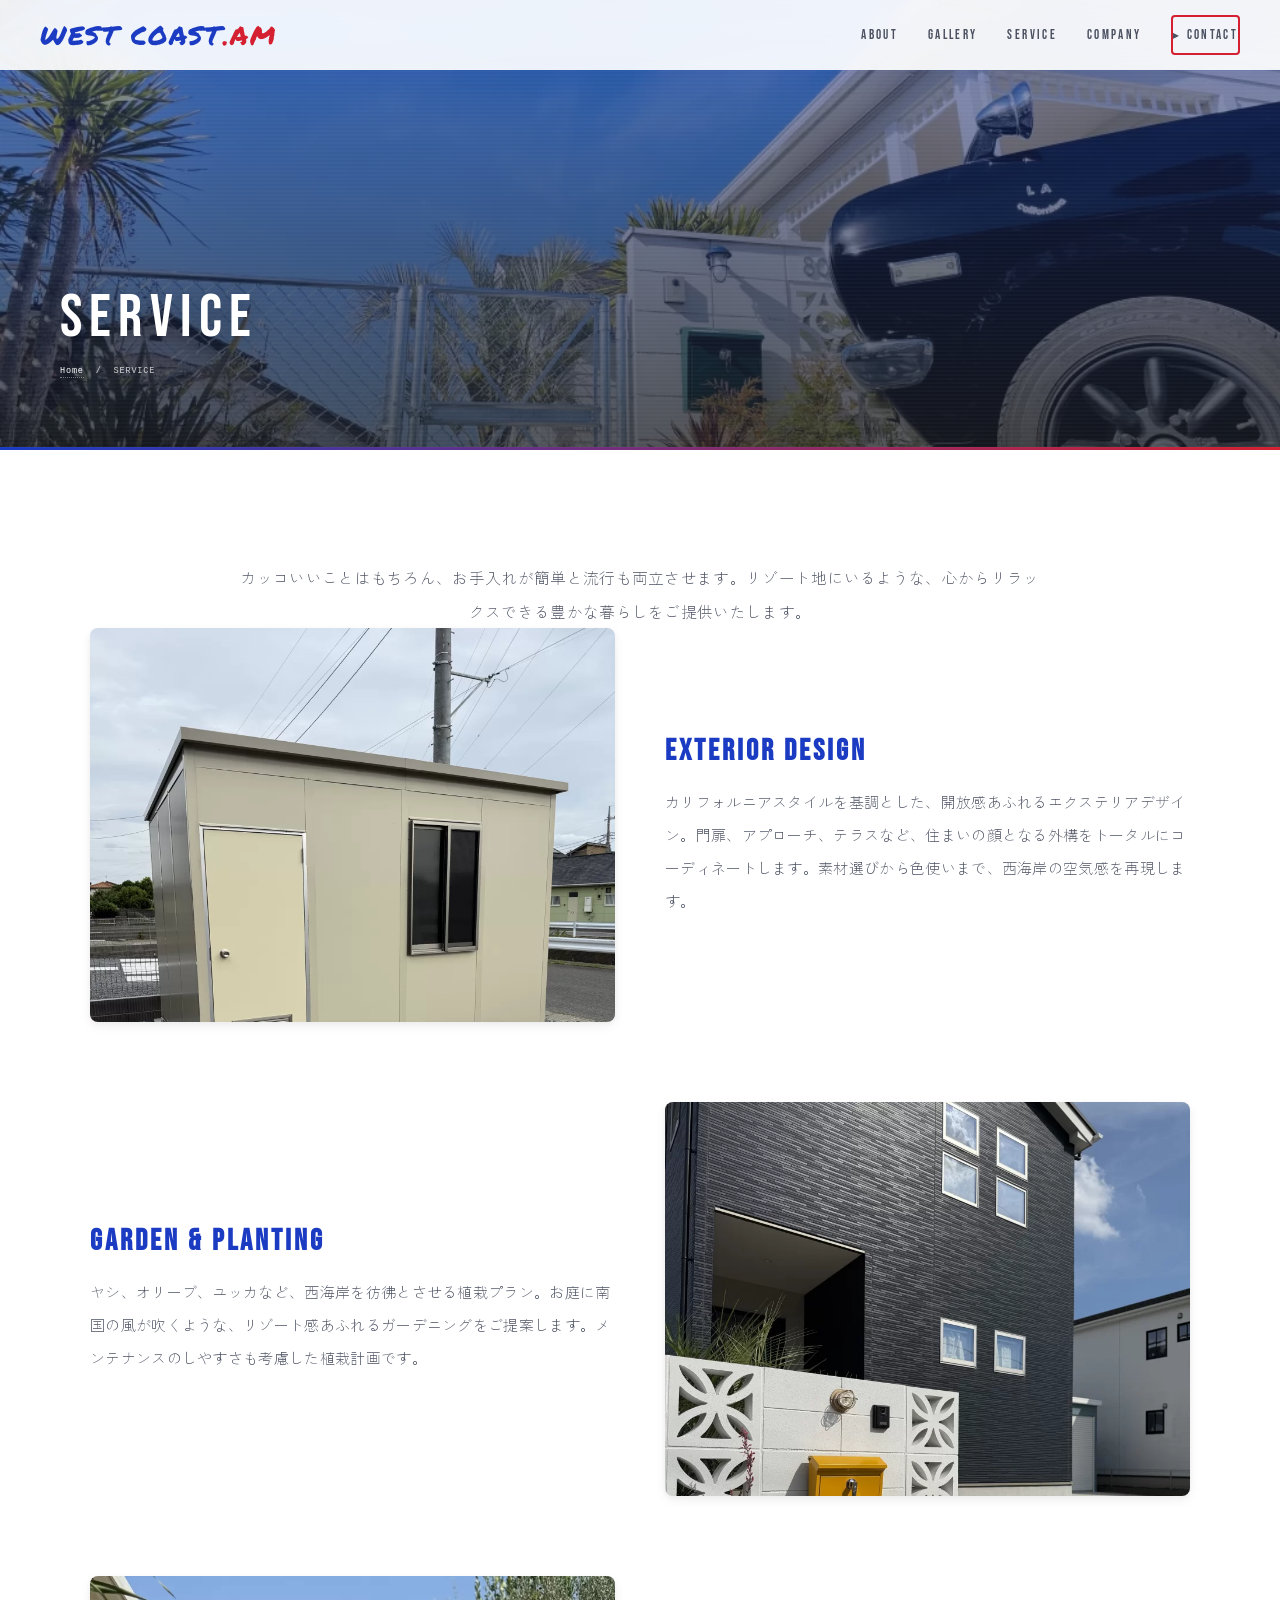
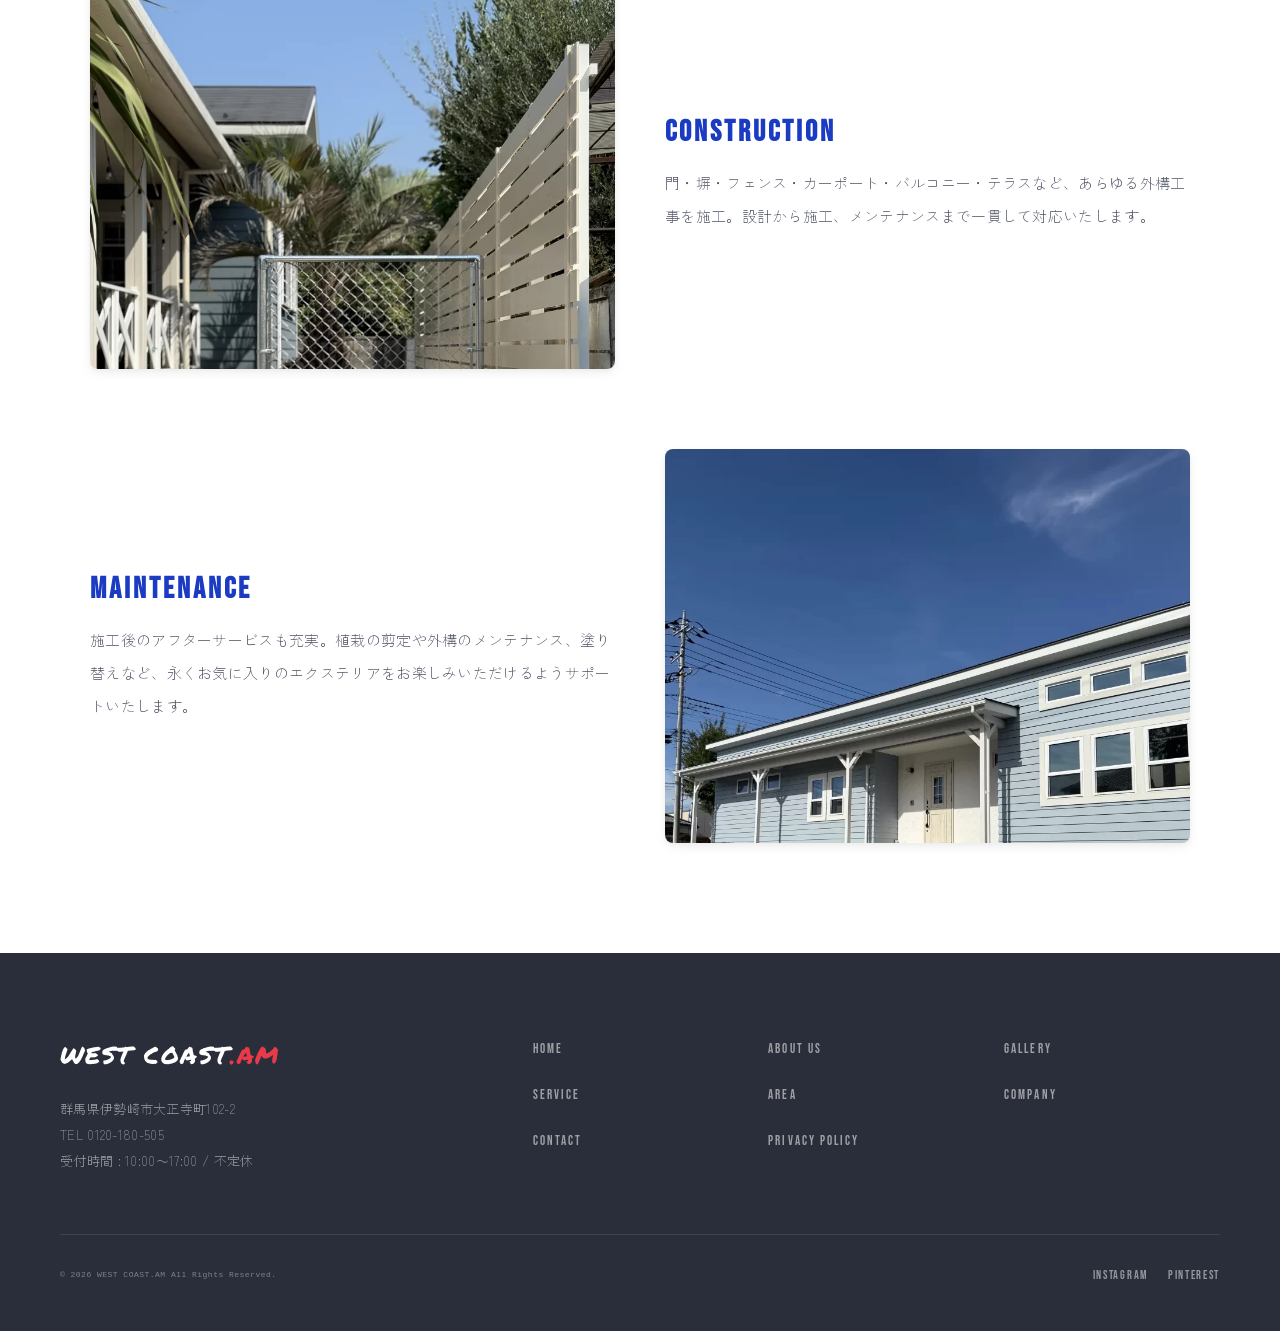
<file: service.html>
<!DOCTYPE html>
<html lang="ja">
<head>
<meta charset="utf-8">
<meta name="viewport" content="width=device-width, initial-scale=1.0, viewport-fit=cover">
<title>SERVICE｜WEST COAST.AM</title>
<meta name="description" content="WEST COAST.AMのサービス内容。エクステリアデザイン、ガーデニング・植栽、外構工事、メンテナンスまで一貫対応。">
<meta name="author" content="WEST COAST.AM">
<meta name="keywords" content="伊勢崎市,本庄市,西海岸テイスト,エクステリア,外構工事,WEST COAST.AM,カリフォルニアスタイル,ガーデニング">
<link rel="canonical" href="https://westcoast-am.com/service.html">
<meta property="og:site_name" content="WEST COAST.AM">
<meta property="og:title" content="SERVICE｜WEST COAST.AM">
<meta property="og:description" content="WEST COAST.AMのサービス内容。エクステリアデザイン、ガーデニング・植栽、外構工事、メンテナンスまで一貫対応。">
<meta property="og:type" content="website">
<meta property="og:url" content="https://westcoast-am.com/service.html">
<meta property="og:image" content="https://westcoast-am.com/img/og-image.webp">
<meta property="og:locale" content="ja_JP">
<meta name="twitter:card" content="summary_large_image">
<meta name="twitter:title" content="SERVICE｜WEST COAST.AM">
<meta name="twitter:description" content="WEST COAST.AMのサービス内容。エクステリアデザイン、ガーデニング・植栽、外構工事、メンテナンスまで一貫対応。">
<link rel="icon" type="image/webp" href="img/favicon.webp">
<link rel="preconnect" href="https://fonts.googleapis.com">
<link rel="preconnect" href="https://fonts.gstatic.com" crossorigin>
<link href="https://fonts.googleapis.com/css2?family=Bebas+Neue&family=DM+Sans:wght@300;400;500;600;700&family=Playfair+Display:ital,wght@0,400;0,700;1,400;1,700&family=Zen+Kaku+Gothic+New:wght@300;400;500;700&display=swap" rel="stylesheet">
<link href="https://fonts.googleapis.com/css2?family=Material+Symbols+Outlined:opsz,wght,FILL,GRAD@20..48,100..700,0..1,-50..200" rel="stylesheet">
<link rel="stylesheet" href="css/style.css">
<script type="application/ld+json">
{"@context":"https://schema.org","@type":"BreadcrumbList","itemListElement":[{"@type":"ListItem","position":1,"name":"Home","item":"https://westcoast-am.com/"},{"@type":"ListItem","position":2,"name":"SERVICE","item":"https://westcoast-am.com/service.html"}]}
</script>
<script type="application/ld+json">
{
  "@context":"https://schema.org",
  "@type":"LocalBusiness",
  "name":"WEST COAST.AM",
  "description":"群馬県で憧れのカリフォルニアスタイルガーデンテイスト、ハイクオリティなエクステリアのデザイン・設計・施工",
  "url":"https://westcoast-am.com/",
  "telephone":"0120-180-505",
  "address":{
    "@type":"PostalAddress",
    "streetAddress":"大正寺町102-2",
    "addressLocality":"伊勢崎市",
    "addressRegion":"群馬県",
    "addressCountry":"JP"
  },
  "geo":{
    "@type":"GeoCoordinates",
    "latitude":36.280466,
    "longitude":139.196857
  },
  "openingHours":"Mo-Su 10:00-17:00",
  "image":"https://westcoast-am.com/img/og-image.webp"
}
</script>
</head>
<body>
<div class="loader" id="loader"><div class="loader-text"><span class="brand-blue">WEST COAST</span><span class="brand-red">.AM</span></div></div>
<header class="header is-subpage" id="header">
  <div class="header-inner">
    <a href="index.html" class="logo"><span class="brand-blue">WEST COAST</span><span class="brand-red">.AM</span></a>
    <nav class="nav-desktop" aria-label="メインナビゲーション">
      <a href="about-us.html">About</a>
      <a href="gallery.html">Gallery</a>
      <a href="service.html">Service</a>
      <a href="company.html">Company</a>
      <a href="contact.html" class="nav-contact-btn">Contact</a>
    </nav>
    <button class="hamburger" id="hamburger" aria-label="メニューを開く"><span></span><span></span><span></span></button>
  </div>
</header>
<nav class="mobile-nav" id="mobileNav" aria-label="モバイルナビゲーション">
  <a href="index.html">Home</a>
  <a href="about-us.html">About Us</a>
  <a href="gallery.html">Gallery</a>
  <a href="service.html">Service</a>
  <a href="area.html">Area</a>
  <a href="company.html">Company</a>
  <a href="contact.html">Contact</a>
  <a href="privacy-policy.html">Privacy Policy</a>
  <div class="mobile-nav-contact">
    <a href="tel:0120180505" class="tel">0120-180-505</a>
    <div class="hours">受付時間 : 10:00〜17:00 / 不定休</div>
  </div>
</nav>
<main>
<section class="page-hero">
  <div class="page-hero-bg"><img src="img/hero-slide-02.webp" alt="SERVICEページヘッダー画像" fetchpriority="high"></div>
  <div class="page-hero-overlay"></div>
  <div class="page-hero-content">
    <h1>SERVICE</h1>
    <nav class="breadcrumb" aria-label="パンくずリスト"><a href="index.html">Home</a> &nbsp;/&nbsp; SERVICE</nav>
  </div>
</section>
<section class="section bg-white">
  <div class="about-concept mb-block reveal">
    <p>カッコいいことはもちろん、お手入れが簡単と流行も両立させます。リゾート地にいるような、心からリラックスできる豊かな暮らしをご提供いたします。</p>
  </div>
  <div class="service-detail">
    <div class="service-detail-item reveal"><div class="service-detail-img"><img src="img/gallery-01.webp" alt="エクステリアデザイン" loading="lazy"></div><div class="service-detail-text"><h3>Exterior Design</h3><p>カリフォルニアスタイルを基調とした、開放感あふれるエクステリアデザイン。門扉、アプローチ、テラスなど、住まいの顔となる外構をトータルにコーディネートします。素材選びから色使いまで、西海岸の空気感を再現します。</p></div></div>
    <div class="service-detail-item reveal"><div class="service-detail-img"><img src="img/gallery-02.webp" alt="ガーデニング・植栽" loading="lazy"></div><div class="service-detail-text"><h3>Garden &amp; Planting</h3><p>ヤシ、オリーブ、ユッカなど、西海岸を彷彿とさせる植栽プラン。お庭に南国の風が吹くような、リゾート感あふれるガーデニングをご提案します。メンテナンスのしやすさも考慮した植栽計画です。</p></div></div>
    <div class="service-detail-item reveal"><div class="service-detail-img"><img src="img/gallery-03.webp" alt="外構工事" loading="lazy"></div><div class="service-detail-text"><h3>Construction</h3><p>門・塀・フェンス・カーポート・バルコニー・テラスなど、あらゆる外構工事を施工。設計から施工、メンテナンスまで一貫して対応いたします。</p></div></div>
    <div class="service-detail-item reveal"><div class="service-detail-img"><img src="img/gallery-04.webp" alt="メンテナンス" loading="lazy"></div><div class="service-detail-text"><h3>Maintenance</h3><p>施工後のアフターサービスも充実。植栽の剪定や外構のメンテナンス、塗り替えなど、永くお気に入りのエクステリアをお楽しみいただけるようサポートいたします。</p></div></div>
  </div>
</section>
</main>
<footer class="footer">
  <div class="footer-inner">
    <div class="footer-top">
      <div class="footer-brand">
        <div class="footer-logo"><span class="brand-blue">WEST COAST</span><span class="brand-red">.AM</span></div>
        <p>群馬県伊勢崎市大正寺町102-2<br>TEL 0120-180-505<br>受付時間 : 10:00〜17:00 / 不定休</p>
      </div>
      <nav class="footer-nav" aria-label="フッターナビゲーション">
        <a href="index.html">Home</a>
        <a href="about-us.html">About Us</a>
        <a href="gallery.html">Gallery</a>
        <a href="service.html">Service</a>
        <a href="area.html">Area</a>
        <a href="company.html">Company</a>
        <a href="contact.html">Contact</a>
        <a href="privacy-policy.html">Privacy Policy</a>
      </nav>
    </div>
    <div class="footer-bottom">
      <div class="footer-copy">&copy; 2026 WEST COAST.AM All Rights Reserved.</div>
      <div class="footer-sns">
        <a href="https://www.instagram.com/gototalexterior/" target="_blank" rel="noopener noreferrer">Instagram</a>
        <a href="https://jp.pinterest.com/gototalexterior/" target="_blank" rel="noopener noreferrer">Pinterest</a>
      </div>
    </div>
  </div>
</footer>
<div class="sp-fixed-footer">
  <div class="sp-fixed-footer-inner">
    <a href="tel:0120180505"><span class="material-symbols-outlined">call</span>電話</a>
    <a href="contact.html"><span class="material-symbols-outlined">mail</span>メール</a>
    <a href="https://line.me/R/ti/p/@116qzqse" target="_blank" rel="noopener noreferrer"><span class="material-symbols-outlined">chat</span>LINE</a>
  </div>
</div>
<button class="scroll-top" id="scrollTop" aria-label="ページトップへ戻る"><span class="material-symbols-outlined">arrow_upward</span></button>
<script defer src="js/common.js"></script>
</body>
</html>
</file>
<file: css/style.css>
/* ============================================================
   WEST COAST.AM — Refined Design System
   ============================================================ */

/* ===== Fonts ===== */
@font-face {
  font-family: 'Derick Skone';
  src: url('/fonts/PermanentMarker.ttf') format('truetype');
  font-weight: 400;
  font-style: normal;
  font-display: swap;
}
@import url('https://fonts.googleapis.com/css2?family=Press+Start+2P&display=swap');

/* ===== Design Tokens ===== */
:root {
  /* Brand Colors */
  --white: #FFFFFF;
  --off-white: #F8F9FB;
  --snow: #F0F2F5;
  --light-gray: #E4E7EC;
  --mid-gray: #B0B7C3;
  --gray: #7A8394;
  --dark-gray: #4A5060;
  --charcoal: #2A2E3A;
  --black: #1A1D26;
  --blue: #1A3BC2;
  --blue-light: #2D52E0;
  --blue-pale: #E8EDFF;
  --blue-deep: #0F2580;
  --red: #D42030;
  --red-light: #E83A48;
  --red-deep: #A8141E;
  --red-pale: #FDEAEC;

  /* Fonts */
  --font-display: 'Bebas Neue', 'Arial Narrow', sans-serif;
  --font-script: 'Derick Skone', 'Playfair Display', Georgia, serif;
  --font-body: 'DM Sans', 'Helvetica Neue', sans-serif;
  --font-ja: 'Zen Kaku Gothic New', sans-serif;
  --font-pixel: 'Press Start 2P', monospace;

  /* Spacing scale (px equivalents at 62.5% root) */
  --space-1: 0.8rem;
  --space-2: 1.6rem;
  --space-3: 2.4rem;
  --space-4: 3.2rem;
  --space-5: 4rem;
  --space-6: 4.8rem;
  --space-8: 6.4rem;
  --space-10: 8rem;
  --space-12: 9.6rem;
  --space-16: 12.8rem;

  /* Radius */
  --radius-sm: 4px;
  --radius-md: 8px;
  --radius-lg: 16px;
  --radius-pill: 999px;

  /* Shadow scale (subtle, layered) */
  --shadow-sm: 0 1px 2px rgba(26, 29, 38, 0.04), 0 1px 3px rgba(26, 29, 38, 0.06);
  --shadow-md: 0 4px 12px rgba(26, 29, 38, 0.06), 0 2px 4px rgba(26, 29, 38, 0.04);
  --shadow-lg: 0 12px 40px rgba(26, 59, 194, 0.10), 0 4px 12px rgba(26, 29, 38, 0.06);
  --shadow-blue: 0 8px 24px rgba(26, 59, 194, 0.18);
  --shadow-red: 0 8px 24px rgba(212, 32, 48, 0.18);

  /* Container max-widths */
  --container-md: 1100px;
  --container-lg: 1300px;
  --container-xl: 1480px;

  /* Section padding (fluid) */
  --section-py: clamp(6rem, 9vw, 11rem);
  --section-px: clamp(2rem, 5vw, 6rem);

  /* Easing & Transition */
  --ease-out-soft: cubic-bezier(0.23, 1, 0.32, 1);
  --ease-in-out-snap: cubic-bezier(0.7, 0, 0.3, 1);
  --transition: var(--ease-out-soft);
  --t-fast: 0.2s;
  --t-base: 0.4s;
  --t-slow: 0.7s;
}

/* ===== Reset ===== */
*, *::before, *::after { margin: 0; padding: 0; box-sizing: border-box; }
html {
  font-size: 62.5%;
  scroll-behavior: smooth;
  -webkit-text-size-adjust: 100%;
}
body {
  font-family: var(--font-body);
  font-size: clamp(1.4rem, 1.4vw, 1.55rem);
  color: var(--charcoal);
  background: var(--white);
  line-height: 1.85;
  letter-spacing: 0.02em;
  overflow-x: hidden;
  -webkit-font-smoothing: antialiased;
  -moz-osx-font-smoothing: grayscale;
  text-rendering: optimizeLegibility;
}
a { color: inherit; text-decoration: none; }
img, picture, svg { max-width: 100%; height: auto; display: block; }
ul { list-style: none; }
button { border: none; background: none; cursor: pointer; font: inherit; color: inherit; }
input, textarea, select, button { font-family: inherit; }

/* Focus accessibility (Phase 6) */
:focus { outline: none; }
:focus-visible {
  outline: 2px solid var(--blue);
  outline-offset: 3px;
  border-radius: 2px;
}
.btn-primary:focus-visible,
.btn-fill:focus-visible,
.btn-outline:focus-visible,
.nav-contact-btn:focus-visible {
  outline-offset: 4px;
}

/* ===== Utilities ===== */
.text-center { text-align: center; }
.mx-auto { margin-left: auto; margin-right: auto; }
.bg-white { background: var(--white); }
.bg-off { background: var(--off-white); }
.bg-snow { background: var(--snow); }
/* Legacy class aliases (kept for backwards-compat with existing markup) */
.bg-brown { background: var(--off-white); }
.bg-sand { background: var(--snow); }
.bg-cream { background: var(--off-white); }
.bg-dark { background: var(--white); } /* legacy alias — markup uses this on light section */

.center-block { text-align: center; margin-top: var(--space-5); }
.mt-2 { margin-top: var(--space-2); }
.mt-3 { margin-top: var(--space-3); }
.mt-4 { margin-top: var(--space-4); }
.mt-5 { margin-top: var(--space-5); }
.mb-2 { margin-bottom: var(--space-2); }
.mb-4 { margin-bottom: var(--space-4); }
.mb-block { margin-bottom: clamp(5rem, 8vw, 8rem); }

/* Stretched <img> inside aspect-ratio wrappers */
.img-cover { width: 100%; height: 100%; object-fit: cover; display: block; }
.img-contain { width: 100%; height: 100%; object-fit: contain; display: block; }
.img-fit { width: 100%; height: auto; display: block; }
.img-placeholder {
  width: 100%; height: 100%;
  display: flex; align-items: center; justify-content: center;
  background: linear-gradient(135deg, var(--blue-light), var(--blue));
  font-family: var(--font-display);
  font-size: 1.4rem;
  color: rgba(255, 255, 255, 0.35);
  letter-spacing: 0.15em;
  text-transform: uppercase;
}

/* Aspect ratio helpers (replace inline aspect-ratio styles) */
.ar-4-3 { aspect-ratio: 4/3; }
.ar-4-5 { aspect-ratio: 4/5; }
.ar-3-2 { aspect-ratio: 3/2; }
.ar-16-9 { aspect-ratio: 16/9; }

/* ===== Loader ===== */
.loader {
  position: fixed; inset: 0; z-index: 9999;
  background: var(--white);
  display: flex; align-items: center; justify-content: center;
  transition: opacity 0.7s var(--ease-out-soft), visibility 0.7s;
}
.loader.hide { opacity: 0; visibility: hidden; pointer-events: none; }
.loader-text {
  font-family: var(--font-script);
  font-size: clamp(3.6rem, 5vw, 5rem);
  letter-spacing: 0.08em;
  animation: loaderPulse 1.6s ease-in-out infinite;
}
.loader-text .brand-blue { color: var(--blue); }
.loader-text .brand-red { color: var(--red); }
@keyframes loaderPulse {
  0%, 100% { opacity: 0.35; transform: scale(0.98); }
  50%      { opacity: 1;    transform: scale(1); }
}

/* ===== Header ===== */
.header {
  position: fixed; top: 0; left: 0; right: 0; z-index: 1000;
  padding: 1.8rem clamp(2rem, 4vw, 4rem);
  transition: background 0.4s var(--ease-out-soft),
              padding 0.4s var(--ease-out-soft),
              box-shadow 0.4s var(--ease-out-soft);
  background: transparent;
}
.header.scrolled,
.header.is-subpage {
  background: rgba(255, 255, 255, 0.92);
  backdrop-filter: saturate(140%) blur(18px);
  -webkit-backdrop-filter: saturate(140%) blur(18px);
  padding: 1.1rem clamp(2rem, 4vw, 4rem);
  box-shadow: 0 1px 0 rgba(26, 59, 194, 0.06), 0 8px 24px rgba(26, 59, 194, 0.06);
}
.header-inner {
  max-width: var(--container-xl);
  margin: 0 auto;
  display: flex; align-items: center; justify-content: space-between;
  gap: 2rem;
}
.logo {
  font-family: var(--font-script);
  font-size: clamp(2rem, 2.4vw, 2.6rem);
  font-weight: 400;
  letter-spacing: 0.06em;
  white-space: nowrap;
  transition: opacity var(--t-fast);
}
.logo .brand-blue { color: var(--blue); }
.logo .brand-red { color: var(--red); }
.header:not(.scrolled):not(.is-subpage) .logo .brand-blue { color: var(--white); }
.header:not(.scrolled):not(.is-subpage) .logo .brand-red { color: var(--red-light); }
.header.is-subpage .hamburger span { background: var(--charcoal); }

.nav-desktop { display: flex; gap: clamp(2rem, 2.4vw, 3rem); align-items: center; }
.nav-desktop a {
  font-family: var(--font-display);
  font-size: 1.3rem;
  letter-spacing: 0.18em;
  text-transform: uppercase;
  color: rgba(255, 255, 255, 0.88);
  transition: color var(--t-fast);
  position: relative;
  padding: 0.6rem 0;
}
.nav-desktop a::after {
  content: ''; position: absolute; bottom: 0; left: 0;
  width: 0; height: 2px; background: var(--red);
  transition: width var(--t-base) var(--ease-out-soft);
}
.nav-desktop a:hover { color: var(--white); }
.nav-desktop a:hover::after { width: 100%; }
.header.scrolled .nav-desktop a,
.header.is-subpage .nav-desktop a { color: var(--dark-gray); }
.header.scrolled .nav-desktop a:hover,
.header.is-subpage .nav-desktop a:hover { color: var(--blue); }

.nav-contact-btn {
  padding: 0.9rem 2.2rem;
  border: 2px solid rgba(255, 255, 255, 0.55);
  border-radius: var(--radius-sm);
  font-family: var(--font-display);
  font-size: 1.2rem;
  letter-spacing: 0.18em;
  text-transform: uppercase;
  color: var(--white);
  transition: background var(--t-base) var(--ease-out-soft),
              border-color var(--t-base) var(--ease-out-soft),
              color var(--t-base) var(--ease-out-soft),
              box-shadow var(--t-base) var(--ease-out-soft);
}
.nav-contact-btn::before {
  content: '▸';
  margin-right: 0.5rem;
  font-size: 0.9em;
}
.nav-contact-btn:hover {
  background: var(--red);
  border-color: var(--red);
  color: var(--white);
  box-shadow: var(--shadow-red);
}
.header.scrolled .nav-contact-btn,
.header.is-subpage .nav-contact-btn { border-color: var(--red); color: var(--red); }
.header.scrolled .nav-contact-btn:hover,
.header.is-subpage .nav-contact-btn:hover { background: var(--red); color: var(--white); }

/* Hamburger */
.hamburger {
  display: none;
  width: 44px; height: 44px;
  position: relative; z-index: 1001;
  background: transparent;
  align-items: center; justify-content: center;
}
.hamburger span {
  display: block;
  width: 26px; height: 2px;
  background: var(--white);
  position: absolute; left: 9px;
  transition: all var(--t-base) var(--ease-out-soft);
}
.header.scrolled .hamburger span { background: var(--charcoal); }
.hamburger span:nth-child(1) { top: 14px; }
.hamburger span:nth-child(2) { top: 21px; }
.hamburger span:nth-child(3) { top: 28px; }
.hamburger.active span { background: var(--white); }
.hamburger.active span:nth-child(1) { top: 21px; transform: rotate(45deg); }
.hamburger.active span:nth-child(2) { opacity: 0; }
.hamburger.active span:nth-child(3) { top: 21px; transform: rotate(-45deg); }

/* ===== Mobile Nav ===== */
.mobile-nav {
  position: fixed; inset: 0; z-index: 999;
  background: linear-gradient(160deg, var(--blue-deep) 0%, var(--blue) 100%);
  display: flex; flex-direction: column;
  align-items: center; justify-content: center;
  gap: 0.4rem;
  opacity: 0; visibility: hidden;
  transition: opacity 0.5s var(--ease-out-soft), visibility 0.5s;
  padding: 6rem 2rem env(safe-area-inset-bottom);
  overflow-y: auto;
}
.mobile-nav.active { opacity: 1; visibility: visible; }
.mobile-nav a {
  display: block;
  font-family: var(--font-display);
  font-size: clamp(2rem, 5vw, 2.6rem);
  color: var(--white);
  letter-spacing: 0.18em;
  text-transform: uppercase;
  padding: 0.7rem 0;
  opacity: 0;
  transform: translateY(14px);
  transition: opacity 0.4s var(--ease-out-soft),
              transform 0.4s var(--ease-out-soft),
              color var(--t-fast);
}
.mobile-nav a:hover { color: var(--red-light); }
.mobile-nav.active a { opacity: 1; transform: translateY(0); }
.mobile-nav a:nth-child(1){transition-delay:.04s} .mobile-nav a:nth-child(2){transition-delay:.08s}
.mobile-nav a:nth-child(3){transition-delay:.12s} .mobile-nav a:nth-child(4){transition-delay:.16s}
.mobile-nav a:nth-child(5){transition-delay:.20s} .mobile-nav a:nth-child(6){transition-delay:.24s}
.mobile-nav a:nth-child(7){transition-delay:.28s} .mobile-nav a:nth-child(8){transition-delay:.32s}
.mobile-nav-contact {
  margin-top: 3rem; padding-top: 2.5rem;
  border-top: 1px solid rgba(255, 255, 255, 0.18);
  text-align: center;
  width: min(280px, 80%);
}
.mobile-nav-contact .tel {
  font-family: var(--font-display);
  font-size: 2.8rem;
  color: var(--white);
  letter-spacing: 0.08em;
  display: inline-block;
  padding: 0.4rem 0;
}
.mobile-nav-contact .hours {
  font-family: var(--font-ja);
  font-size: 1.2rem;
  color: rgba(255, 255, 255, 0.55);
  margin-top: 0.4rem;
  letter-spacing: 0.1em;
}

/* ===== Hero ===== */
.hero {
  position: relative;
  height: 100vh;
  height: 100dvh;
  min-height: 600px;
  max-height: 1000px;
  overflow: hidden;
}
.hero-slider { position: absolute; inset: 0; }
.hero-slide {
  position: absolute; inset: 0;
  opacity: 0;
  transition: opacity 1.4s ease;
}
.hero-slide.active { opacity: 1; }
.hero-slide img {
  position: absolute; inset: 0;
  width: 100%; height: 100%;
  object-fit: cover;
}
.hero-overlay {
  position: absolute; inset: 0;
  background: linear-gradient(180deg,
    rgba(15, 37, 128, 0.30) 0%,
    rgba(0, 0, 0, 0.10) 38%,
    rgba(0, 0, 0, 0.35) 72%,
    rgba(26, 29, 38, 0.78) 100%);
  z-index: 1;
}
.hero-content {
  position: absolute;
  bottom: clamp(8rem, 14vh, 14rem);
  left: clamp(2rem, 6vw, 6rem);
  right: clamp(2rem, 6vw, 6rem);
  max-width: min(720px, 90vw);
  z-index: 2;
}
.hero-label {
  display: inline-block;
  font-family: var(--font-pixel);
  font-size: clamp(0.85rem, 1vw, 1rem);
  letter-spacing: 0.28em;
  text-transform: uppercase;
  color: var(--white);
  margin-bottom: clamp(1.6rem, 2vw, 2rem);
  padding: 0.55rem 1.6rem;
  border: 1px solid rgba(255, 255, 255, 0.5);
  border-radius: 2px;
  backdrop-filter: blur(4px);
  -webkit-backdrop-filter: blur(4px);
  background: rgba(255, 255, 255, 0.04);
}
.hero-title {
  font-family: var(--font-display);
  font-size: clamp(4.4rem, 9vw, 9rem);
  font-weight: 400;
  letter-spacing: 0.06em;
  line-height: 1.0;
  text-transform: uppercase;
  color: var(--white);
  text-shadow: 0 4px 24px rgba(15, 37, 128, 0.35);
  overflow-wrap: break-word;
}
.hero-title em {
  font-style: normal;
  font-family: var(--font-script);
  font-size: clamp(3.8rem, 8vw, 8rem);
  color: var(--red-light);
  display: inline;
  letter-spacing: 0.02em;
  text-shadow: 0 2px 14px rgba(0, 0, 0, 0.25);
}
.hero-sub {
  font-family: var(--font-ja);
  font-size: clamp(1.3rem, 1.4vw, 1.6rem);
  font-weight: 300;
  color: rgba(255, 255, 255, 0.85);
  margin-top: clamp(1.6rem, 2vw, 2.4rem);
  letter-spacing: 0.15em;
  line-height: 1.8;
}
.hero-scroll {
  position: absolute; bottom: 3.2rem; left: 50%;
  transform: translateX(-50%);
  z-index: 2;
  display: flex; flex-direction: column; align-items: center;
  gap: 1rem;
}
.hero-scroll span {
  font-family: var(--font-display);
  font-size: 1.05rem;
  letter-spacing: 0.32em;
  text-transform: uppercase;
  color: rgba(255, 255, 255, 0.65);
}
.hero-scroll-line {
  width: 1px; height: 56px;
  background: rgba(255, 255, 255, 0.28);
  position: relative; overflow: hidden;
}
.hero-scroll-line::after {
  content: ''; position: absolute; top: -100%; left: 0;
  width: 100%; height: 100%;
  background: var(--white);
  animation: scrollLine 2.2s var(--ease-in-out-snap) infinite;
}
@keyframes scrollLine { to { top: 100%; } }

.hero-pagination {
  position: absolute;
  right: clamp(2rem, 4vw, 4rem);
  top: 50%;
  transform: translateY(-50%);
  z-index: 2;
  display: flex; flex-direction: column; gap: 1.2rem;
}
.hero-dot {
  width: 10px; height: 10px;
  border: 1.5px solid rgba(255, 255, 255, 0.55);
  background: transparent;
  cursor: pointer;
  transition: all var(--t-base) var(--ease-out-soft);
  border-radius: 50%;
  padding: 0;
}
.hero-dot:hover { border-color: var(--white); transform: scale(1.15); }
.hero-dot.active {
  background: var(--white);
  border-color: var(--white);
  transform: scale(1.15);
}

/* Subtle scanlines confined to hero */
.hero::before,
.page-hero::before {
  content: '';
  position: absolute; inset: 0;
  pointer-events: none;
  z-index: 3;
  background: repeating-linear-gradient(
    0deg,
    transparent,
    transparent 2px,
    rgba(255, 255, 255, 0.018) 2px,
    rgba(255, 255, 255, 0.018) 4px
  );
}

/* ===== Sections ===== */
.section {
  padding: var(--section-py) var(--section-px);
}
.section-label {
  font-family: var(--font-display);
  font-size: 1.3rem;
  letter-spacing: 0.32em;
  text-transform: uppercase;
  color: var(--blue);
  margin-bottom: 1.4rem;
  display: inline-block;
  position: relative;
  padding-left: 2.4rem;
}
.section-label::before {
  content: '';
  position: absolute;
  left: 0; top: 50%;
  width: 1.6rem; height: 1px;
  background: linear-gradient(90deg, var(--blue), var(--red));
}
.section-label-center {
  display: inline-block;
  padding: 0 2.4rem;
}
.section-label-center::before {
  left: 0; right: auto;
  width: 1.6rem;
}
.section-label-center::after {
  content: '';
  position: absolute;
  right: 0; top: 50%;
  width: 1.6rem; height: 1px;
  background: linear-gradient(90deg, var(--red), var(--blue));
}
.section-header {
  margin-bottom: clamp(3.6rem, 6vw, 6rem);
}
.section-header.text-center .section-label,
.section-header.text-center .section-label-center {
  display: inline-block;
}
.section-title {
  font-family: var(--font-display);
  font-size: clamp(3rem, 5vw, 5rem);
  font-weight: 400;
  letter-spacing: 0.1em;
  line-height: 1.05;
  text-transform: uppercase;
  color: var(--charcoal);
}
.section-desc {
  font-family: var(--font-ja);
  font-size: clamp(1.4rem, 1.4vw, 1.55rem);
  font-weight: 300;
  color: var(--gray);
  margin-top: 1.4rem;
  max-width: 60ch;
  line-height: 2;
}
.section-desc.mx-auto { margin-left: auto; margin-right: auto; }

/* ===== Buttons ===== */
.btn-primary,
.btn-fill,
.btn-outline {
  display: inline-flex;
  align-items: center; justify-content: center;
  gap: 0.6rem;
  font-family: var(--font-display);
  font-size: 1.4rem;
  letter-spacing: 0.22em;
  text-transform: uppercase;
  padding: 1.3rem 3.4rem;
  min-height: 48px;
  border-radius: var(--radius-sm);
  transition: background var(--t-base) var(--ease-out-soft),
              color var(--t-base) var(--ease-out-soft),
              border-color var(--t-base) var(--ease-out-soft),
              box-shadow var(--t-base) var(--ease-out-soft),
              transform var(--t-base) var(--ease-out-soft);
  position: relative;
  overflow: hidden;
  border: 2px solid transparent;
  cursor: pointer;
  white-space: nowrap;
}
.btn-primary {
  color: var(--blue);
  border-color: var(--blue);
  background: transparent;
}
.btn-primary::before {
  content: '';
  position: absolute; inset: 0;
  background: var(--blue);
  transform: translateX(-101%);
  transition: transform var(--t-base) var(--ease-in-out-snap);
  z-index: -1;
}
.btn-primary:hover {
  color: var(--white);
  box-shadow: 4px 4px 0 var(--blue-deep);
  transform: translate(-2px, -2px);
}
.btn-primary:hover::before { transform: translateX(0); }

.btn-fill {
  color: var(--white);
  background: var(--red);
  border-color: var(--red);
}
.btn-fill:hover {
  background: var(--red-deep);
  border-color: var(--red-deep);
  box-shadow: 4px 4px 0 var(--red-deep);
  transform: translate(-2px, -2px);
}

.btn-outline {
  color: var(--blue);
  border-color: var(--blue);
  background: transparent;
}
.btn-outline:hover {
  background: var(--blue);
  color: var(--white);
  box-shadow: 4px 4px 0 var(--blue-deep);
  transform: translate(-2px, -2px);
}

/* ===== Welcome ===== */
.welcome-grid {
  display: grid;
  grid-template-columns: 1fr 1fr;
  gap: clamp(3rem, 6vw, 8rem);
  align-items: center;
  max-width: var(--container-lg);
  margin: 0 auto;
}
.welcome-img {
  position: relative;
  overflow: hidden;
  border-radius: var(--radius-md);
  box-shadow: 1.6rem 1.6rem 0 0 rgba(26, 59, 194, 0.18), var(--shadow-md);
}
.welcome-img img { aspect-ratio: 4/5; }
.welcome-text p {
  font-family: var(--font-ja);
  font-size: clamp(1.4rem, 1.4vw, 1.55rem);
  font-weight: 300;
  color: var(--dark-gray);
  line-height: 2.2;
}
.welcome-heading {
  font-family: var(--font-display);
  font-size: clamp(2.8rem, 4vw, 4rem);
  font-weight: 400;
  letter-spacing: 0.1em;
  line-height: 1.25;
  margin-bottom: clamp(2rem, 3vw, 3rem);
  text-transform: uppercase;
  color: var(--charcoal);
}
.welcome-heading em {
  font-family: var(--font-script);
  font-style: italic;
  color: var(--red);
  text-transform: none;
  font-size: 0.92em;
  letter-spacing: 0.02em;
}

/* ===== Gallery ===== */
.gallery-grid {
  display: grid;
  grid-template-columns: repeat(3, 1fr);
  gap: clamp(1.2rem, 1.6vw, 2rem);
  max-width: var(--container-lg);
  margin: 0 auto;
}
.gallery-grid--home .gallery-item:first-child {
  grid-row: span 2;
}
.gallery-item {
  position: relative;
  overflow: hidden;
  aspect-ratio: 4/3;
  border-radius: var(--radius-md);
  background: var(--snow);
  cursor: pointer;
  transition: box-shadow var(--t-base) var(--ease-out-soft),
              transform var(--t-base) var(--ease-out-soft);
}
.gallery-item img {
  transition: transform 0.7s var(--ease-out-soft);
}
.gallery-item:hover {
  box-shadow: var(--shadow-lg);
  transform: translateY(-2px);
}
.gallery-item:hover img {
  transform: scale(1.04);
}
.gallery-item-overlay {
  position: absolute; inset: 0;
  background: linear-gradient(180deg, transparent 50%, rgba(15, 37, 128, 0.85) 100%);
  display: flex; align-items: flex-end;
  padding: clamp(1.4rem, 2vw, 2.2rem);
  opacity: 0;
  transition: opacity var(--t-base) var(--ease-out-soft);
  border-radius: var(--radius-md);
}
.gallery-item:hover .gallery-item-overlay { opacity: 1; }
.gallery-item-overlay span {
  font-family: var(--font-display);
  font-size: clamp(1.3rem, 1.5vw, 1.6rem);
  letter-spacing: 0.18em;
  text-transform: uppercase;
  color: var(--white);
}

/* ===== Service ===== */
.service-detail {
  max-width: var(--container-md);
  margin: 0 auto;
}
.service-detail-item {
  display: grid;
  grid-template-columns: 1fr 1fr;
  gap: clamp(2.4rem, 4vw, 5rem);
  align-items: center;
  margin-bottom: clamp(4rem, 7vw, 8rem);
}
.service-detail-item:last-child { margin-bottom: 0; }
.service-detail-item:nth-child(even) { direction: rtl; }
.service-detail-item:nth-child(even) > * { direction: ltr; }
.service-detail-img {
  aspect-ratio: 4/3;
  overflow: hidden;
  border-radius: var(--radius-md);
  box-shadow: var(--shadow-md);
}
.service-detail-text h3 {
  font-family: var(--font-display);
  font-size: clamp(2.4rem, 3vw, 3rem);
  letter-spacing: 0.1em;
  text-transform: uppercase;
  color: var(--blue);
  margin-bottom: 1.6rem;
  line-height: 1.2;
}
.service-detail-text p {
  font-family: var(--font-ja);
  font-size: clamp(1.35rem, 1.4vw, 1.5rem);
  font-weight: 300;
  line-height: 2.2;
  color: var(--dark-gray);
}

/* ===== Message ===== */
.message-section {
  padding: clamp(8rem, 12vw, 13rem) var(--section-px);
  background: linear-gradient(135deg, var(--blue-deep) 0%, var(--blue) 50%, var(--blue-light) 100%);
  position: relative;
  overflow: hidden;
}
.message-section::before {
  content: '';
  position: absolute;
  inset: 0;
  background:
    radial-gradient(circle at 20% 0%, rgba(255, 255, 255, 0.08) 0%, transparent 40%),
    radial-gradient(circle at 80% 100%, rgba(232, 58, 72, 0.10) 0%, transparent 40%);
  pointer-events: none;
}
.message-inner {
  max-width: 760px;
  margin: 0 auto;
  text-align: center;
  position: relative;
  z-index: 1;
}
.message-inner h2 {
  font-family: var(--font-display);
  font-size: clamp(3rem, 4.4vw, 4.2rem);
  letter-spacing: 0.2em;
  text-transform: uppercase;
  color: var(--white);
  margin-bottom: 2.2rem;
  line-height: 1.1;
}
.message-inner p {
  font-family: var(--font-ja);
  font-size: clamp(1.4rem, 1.4vw, 1.55rem);
  font-weight: 300;
  color: rgba(255, 255, 255, 0.88);
  line-height: 2.4;
}
.vintage-divider {
  display: flex;
  align-items: center;
  justify-content: center;
  gap: 2rem;
  margin: 2.4rem auto 3.2rem;
  max-width: 360px;
}
.vintage-divider::before,
.vintage-divider::after {
  content: '';
  flex: 1;
  height: 1px;
  background: linear-gradient(90deg, transparent, rgba(255, 255, 255, 0.4), transparent);
}
.vintage-divider span {
  font-family: var(--font-display);
  font-size: 1.6rem;
  color: var(--red-light);
  letter-spacing: 0.1em;
}

/* ===== Area ===== */
.area-content {
  display: grid;
  grid-template-columns: 1.3fr 1fr;
  gap: clamp(2.4rem, 4vw, 5rem);
  align-items: start;
  max-width: var(--container-md);
  margin: 0 auto;
}
.area-map {
  aspect-ratio: 4/3;
  border: 1px solid var(--light-gray);
  overflow: hidden;
  border-radius: var(--radius-md);
  background: var(--snow);
}
.area-map-placeholder {
  width: 100%; height: 100%;
  display: flex;
  flex-direction: column;
  align-items: center; justify-content: center;
  background: var(--snow);
  color: var(--mid-gray);
  font-family: var(--font-ja);
  font-size: 1.3rem;
  gap: 1rem;
}
.area-map-placeholder .material-symbols-outlined {
  font-size: 4rem;
  color: var(--blue);
  opacity: 0.4;
}
.area-text p {
  font-family: var(--font-ja);
  font-size: clamp(1.35rem, 1.4vw, 1.5rem);
  font-weight: 300;
  color: var(--dark-gray);
  line-height: 2.2;
}
.area-text p + p { margin-top: 1.6rem; }
.area-text .btn-fill { margin-top: 2.8rem; }

/* ===== Contact Home ===== */
.contact-home {
  background: linear-gradient(135deg, var(--blue-deep) 0%, var(--blue) 60%, var(--blue-light) 100%);
  position: relative;
  overflow: hidden;
}
.contact-home::before {
  content: '';
  position: absolute;
  inset: 0;
  background:
    radial-gradient(circle at 80% 20%, rgba(255, 255, 255, 0.06) 0%, transparent 45%),
    radial-gradient(circle at 0% 100%, rgba(232, 58, 72, 0.08) 0%, transparent 45%);
  pointer-events: none;
}
.contact-home > * { position: relative; z-index: 1; }
.contact-home .section-label { color: rgba(255, 255, 255, 0.7); }
.contact-home .section-label::before,
.contact-home .section-label-center::after {
  background: linear-gradient(90deg, rgba(255, 255, 255, 0.7), var(--red-light));
}
.contact-home .section-title { color: var(--white); }
.contact-home .section-desc { color: rgba(255, 255, 255, 0.78); }
.contact-home-inner {
  max-width: 800px;
  margin: 0 auto;
  text-align: center;
}
.contact-tel {
  margin-top: 2.4rem;
  text-align: center;
}
.contact-tel a {
  font-family: var(--font-display);
  font-size: clamp(3.4rem, 5vw, 4.8rem);
  letter-spacing: 0.08em;
  color: var(--white);
  transition: opacity var(--t-fast);
  display: inline-block;
}
.contact-tel a:hover { opacity: 0.78; }
.contact-hours {
  font-family: var(--font-ja);
  font-size: 1.3rem;
  text-align: center;
  color: rgba(255, 255, 255, 0.6);
  margin-top: 0.8rem;
  letter-spacing: 0.1em;
}
.contact-btns {
  display: flex;
  gap: 1.6rem;
  justify-content: center;
  margin-top: clamp(3rem, 4vw, 4rem);
  flex-wrap: wrap;
}
.contact-home .btn-fill {
  background: var(--red);
  border-color: var(--red);
  min-width: 200px;
}
.contact-home .btn-fill:hover {
  background: var(--white);
  color: var(--red);
  border-color: var(--white);
  box-shadow: 4px 4px 0 rgba(0, 0, 0, 0.2);
}
.contact-home .btn-outline {
  color: var(--white);
  border-color: rgba(255, 255, 255, 0.5);
  min-width: 200px;
}
.contact-home .btn-outline:hover {
  background: var(--white);
  color: var(--blue);
  border-color: var(--white);
  box-shadow: 4px 4px 0 rgba(0, 0, 0, 0.2);
}

/* ===== Company Grid ===== */
.company-grid {
  display: grid;
  grid-template-columns: 1fr 1fr;
  gap: clamp(3rem, 5vw, 6rem);
  align-items: center;
  max-width: var(--container-md);
  margin: 0 auto;
}
.company-img {
  overflow: hidden;
  border-radius: var(--radius-md);
  box-shadow: var(--shadow-md);
}
.company-img img { aspect-ratio: 4/3; }
.company-info p {
  font-family: var(--font-ja);
  font-size: clamp(1.35rem, 1.4vw, 1.5rem);
  font-weight: 300;
  color: var(--dark-gray);
  line-height: 2;
}
.company-info .tel {
  font-family: var(--font-display);
  font-size: clamp(2rem, 2.4vw, 2.4rem);
  color: var(--blue);
  margin-top: 2rem;
  letter-spacing: 0.08em;
}
.company-heading {
  font-family: var(--font-display);
  font-size: clamp(2.6rem, 3.5vw, 3.5rem);
  font-weight: 400;
  letter-spacing: 0.1em;
  margin-bottom: 2rem;
  text-transform: uppercase;
  color: var(--charcoal);
  line-height: 1.1;
}

/* ===== Map ===== */
.map-section {
  width: 100%;
  height: clamp(280px, 40vw, 460px);
}
.map-section iframe {
  width: 100%;
  height: 100%;
  border: none;
  display: block;
}

/* ===== Page Hero ===== */
.page-hero {
  position: relative;
  height: 50vh;
  min-height: 320px;
  max-height: 520px;
  overflow: hidden;
}
.page-hero-bg { position: absolute; inset: 0; }
.page-hero-bg img {
  position: absolute;
  inset: 0;
  width: 100%; height: 100%;
  object-fit: cover;
}
.page-hero-overlay {
  position: absolute; inset: 0;
  background: linear-gradient(180deg, rgba(15, 37, 128, 0.45) 0%, rgba(26, 29, 38, 0.72) 100%);
  z-index: 1;
}
.page-hero-overlay::after {
  content: '';
  position: absolute;
  bottom: 0; left: 0; right: 0;
  height: 3px;
  background: linear-gradient(90deg, var(--blue) 0%, var(--red) 50%, var(--blue) 100%);
  background-size: 200% 100%;
  animation: retroLoadBar 4s linear infinite;
}
@keyframes retroLoadBar {
  from { background-position: 0% 0; }
  to   { background-position: 200% 0; }
}
.page-hero-content {
  position: absolute;
  bottom: clamp(3rem, 8vh, 7rem);
  left: clamp(2rem, 6vw, 6rem);
  right: clamp(2rem, 6vw, 6rem);
  z-index: 2;
  max-width: 900px;
}
.page-hero-content h1 {
  font-family: var(--font-display);
  font-size: clamp(3.4rem, 6vw, 6rem);
  font-weight: 400;
  letter-spacing: 0.12em;
  line-height: 1;
  text-transform: uppercase;
  color: var(--white);
  text-shadow: 0 4px 24px rgba(0, 0, 0, 0.3);
}
.breadcrumb {
  font-family: var(--font-pixel);
  font-size: 0.85rem;
  color: rgba(255, 255, 255, 0.78);
  letter-spacing: 0.1em;
  margin-top: 1.6rem;
}
.breadcrumb a {
  color: var(--white);
  transition: opacity var(--t-fast);
  border-bottom: 1px dotted rgba(255, 255, 255, 0.4);
  padding-bottom: 1px;
}
.breadcrumb a:hover { opacity: 0.7; }

/* ===== About ===== */
.about-concept {
  max-width: 800px;
  margin: 0 auto;
  text-align: center;
}
.about-concept h2 {
  font-family: var(--font-script);
  font-size: clamp(2.6rem, 4vw, 3.4rem);
  color: var(--charcoal);
  line-height: 1.6;
  margin-bottom: 2.4rem;
  font-weight: 400;
}
.about-concept p {
  font-family: var(--font-ja);
  font-size: clamp(1.4rem, 1.4vw, 1.55rem);
  font-weight: 300;
  color: var(--dark-gray);
  line-height: 2.2;
}
.promise-grid {
  max-width: var(--container-md);
  margin: 0 auto;
}
.promise-item {
  display: grid;
  grid-template-columns: 1fr 1fr;
  gap: clamp(2.4rem, 4vw, 5rem);
  align-items: center;
  margin-bottom: clamp(3.6rem, 6vw, 6rem);
}
.promise-item:last-child { margin-bottom: 0; }
.promise-item:nth-child(even) { direction: rtl; }
.promise-item:nth-child(even) > * { direction: ltr; }
.promise-img {
  overflow: hidden;
  border-radius: var(--radius-md);
  box-shadow: var(--shadow-md);
}
.promise-img img { aspect-ratio: 3/2; }
.promise-text .num {
  font-family: var(--font-display);
  font-size: 1.4rem;
  letter-spacing: 0.32em;
  color: var(--red);
  margin-bottom: 1.2rem;
  display: inline-block;
}
.promise-text h3 {
  font-family: var(--font-ja);
  font-size: clamp(1.7rem, 2.2vw, 2rem);
  font-weight: 500;
  color: var(--charcoal);
  margin-bottom: 1.4rem;
  line-height: 1.55;
}
.promise-text p {
  font-family: var(--font-ja);
  font-size: clamp(1.35rem, 1.4vw, 1.5rem);
  font-weight: 300;
  color: var(--dark-gray);
  line-height: 2;
}
.workflow-steps {
  max-width: 800px;
  margin: 0 auto;
}
.workflow-step {
  display: flex;
  gap: clamp(2rem, 3vw, 3rem);
  align-items: flex-start;
  padding: clamp(2.2rem, 3vw, 3rem) 0;
  border-bottom: 1px solid var(--light-gray);
}
.workflow-step:last-child { border-bottom: none; }
.workflow-step-num {
  font-family: var(--font-display);
  font-size: clamp(3rem, 4vw, 4rem);
  color: var(--blue);
  line-height: 1;
  min-width: 5.4rem;
  letter-spacing: 0.04em;
}
.workflow-step h4 {
  font-family: var(--font-ja);
  font-size: clamp(1.6rem, 1.9vw, 1.8rem);
  font-weight: 500;
  color: var(--charcoal);
  margin-bottom: 0.8rem;
  line-height: 1.55;
}
.workflow-step p {
  font-family: var(--font-ja);
  font-size: clamp(1.35rem, 1.4vw, 1.5rem);
  font-weight: 300;
  color: var(--dark-gray);
  line-height: 2;
}

/* ===== Company Table ===== */
.company-table {
  max-width: 800px;
  margin: 0 auto;
}
.company-table table {
  width: 100%;
  border-collapse: collapse;
}
.company-table th,
.company-table td {
  font-family: var(--font-ja);
  font-size: clamp(1.35rem, 1.4vw, 1.5rem);
  font-weight: 300;
  padding: 1.8rem 1.2rem;
  text-align: left;
  border-bottom: 1px solid var(--light-gray);
  vertical-align: top;
  line-height: 1.8;
}
.company-table th {
  width: 30%;
  font-weight: 500;
  color: var(--blue);
  letter-spacing: 0.04em;
}
.company-table td { color: var(--dark-gray); }

/* ===== Contact Form ===== */
.contact-form {
  max-width: 700px;
  margin: 0 auto;
}
.contact-intro {
  text-align: center;
  margin-bottom: clamp(3.6rem, 6vw, 6rem);
}
.contact-intro .section-desc {
  text-align: center;
  margin-left: auto;
  margin-right: auto;
}
.contact-intro .contact-tel a { color: var(--blue); }
.contact-intro .contact-tel a:hover { color: var(--red); opacity: 1; }
.contact-intro .contact-hours { color: var(--gray); }
.form-group { margin-bottom: 2.6rem; }
.form-group label {
  display: block;
  font-family: var(--font-ja);
  font-size: 1.3rem;
  font-weight: 500;
  letter-spacing: 0.06em;
  margin-bottom: 0.9rem;
  color: var(--charcoal);
}
.form-group label .req {
  font-size: 1rem;
  color: var(--red);
  margin-left: 0.6rem;
  display: inline-block;
  padding: 0.1rem 0.5rem;
  border: 1px solid var(--red);
  border-radius: 2px;
  letter-spacing: 0.05em;
  vertical-align: middle;
  font-weight: 500;
}
.form-group input,
.form-group textarea,
.form-group select {
  width: 100%;
  min-height: 52px;
  padding: 1.4rem 1.6rem;
  border: 1.5px solid var(--light-gray);
  background: var(--white);
  font-family: var(--font-ja);
  font-size: 1.5rem;
  color: var(--charcoal);
  transition: border-color var(--t-fast),
              box-shadow var(--t-fast);
  outline: none;
  -webkit-appearance: none;
  appearance: none;
  border-radius: var(--radius-sm);
  line-height: 1.5;
}
.form-group input::placeholder,
.form-group textarea::placeholder {
  color: var(--mid-gray);
  opacity: 1;
}
.form-group input:hover,
.form-group textarea:hover { border-color: var(--mid-gray); }
.form-group input:focus,
.form-group textarea:focus,
.form-group select:focus {
  border-color: var(--blue);
  box-shadow: 0 0 0 3px rgba(26, 59, 194, 0.12);
}
.form-group textarea {
  min-height: 200px;
  resize: vertical;
}
.form-submit {
  text-align: center;
  margin-top: 3.6rem;
}
.form-note {
  margin-top: 2rem;
  text-align: center;
  font-family: var(--font-ja);
  font-size: 1.3rem;
  color: var(--gray);
  line-height: 1.8;
}
.contact-form .btn-fill[disabled] {
  opacity: 0.55;
  cursor: not-allowed;
}
.contact-form .btn-fill[disabled]:hover {
  box-shadow: none;
  transform: none;
  background: var(--red);
  border-color: var(--red);
}

/* ===== Privacy ===== */
.privacy-content {
  max-width: 800px;
  margin: 0 auto;
}
.privacy-heading {
  font-family: var(--font-ja);
  font-size: clamp(1.9rem, 2.4vw, 2.2rem);
  font-weight: 500;
  margin-bottom: 2.4rem;
  color: var(--charcoal);
  line-height: 1.6;
  padding-bottom: 1.4rem;
  border-bottom: 2px solid var(--blue);
}
.privacy-content h2 {
  font-family: var(--font-ja);
  font-size: clamp(1.9rem, 2.4vw, 2.2rem);
  font-weight: 500;
  color: var(--charcoal);
  margin-bottom: 2.4rem;
  line-height: 1.6;
}
.privacy-content h3 {
  font-family: var(--font-ja);
  font-size: clamp(1.6rem, 1.9vw, 1.8rem);
  font-weight: 500;
  margin: 2.6rem 0 1.4rem;
  color: var(--blue);
  line-height: 1.6;
}
.privacy-content p {
  font-family: var(--font-ja);
  font-size: clamp(1.35rem, 1.4vw, 1.5rem);
  font-weight: 300;
  line-height: 2;
  color: var(--dark-gray);
  margin-bottom: 1.4rem;
}

/* ===== Footer ===== */
.footer {
  background: var(--charcoal);
  color: var(--white);
  padding: clamp(5rem, 8vw, 8rem) var(--section-px) 4rem;
}
.footer-inner {
  max-width: var(--container-lg);
  margin: 0 auto;
}
.footer-top {
  display: grid;
  grid-template-columns: 1.2fr 2fr;
  gap: clamp(3rem, 5vw, 6rem);
  margin-bottom: clamp(4rem, 6vw, 6rem);
}
.footer-brand .footer-logo {
  font-family: var(--font-script);
  font-size: 2.4rem;
  letter-spacing: 0.06em;
}
.footer-brand .footer-logo .brand-blue { color: var(--white); }
.footer-brand .footer-logo .brand-red { color: var(--red-light); }
.footer-brand p {
  font-family: var(--font-ja);
  font-size: 1.3rem;
  font-weight: 300;
  color: rgba(255, 255, 255, 0.55);
  margin-top: 1.8rem;
  line-height: 2;
}
.footer-nav {
  display: grid;
  grid-template-columns: repeat(3, 1fr);
  gap: 1.4rem 2rem;
  align-content: start;
}
.footer-nav a {
  font-family: var(--font-display);
  font-size: 1.3rem;
  letter-spacing: 0.16em;
  text-transform: uppercase;
  color: rgba(255, 255, 255, 0.55);
  transition: color var(--t-fast);
  padding: 0.4rem 0;
}
.footer-nav a:hover { color: var(--white); }
.footer-bottom {
  padding-top: 2.6rem;
  border-top: 1px solid rgba(255, 255, 255, 0.1);
  display: flex;
  justify-content: space-between;
  align-items: center;
  gap: 2rem;
  flex-wrap: wrap;
}
.footer-copy {
  font-family: var(--font-pixel);
  font-size: 0.8rem;
  color: rgba(255, 255, 255, 0.4);
  letter-spacing: 0.06em;
  line-height: 1.6;
}
.footer-sns {
  display: flex;
  gap: 2rem;
}
.footer-sns a {
  font-family: var(--font-display);
  font-size: 1.2rem;
  letter-spacing: 0.14em;
  text-transform: uppercase;
  color: rgba(255, 255, 255, 0.5);
  transition: color var(--t-fast);
  padding: 0.4rem 0;
}
.footer-sns a:hover { color: var(--red-light); }

/* ===== SP Fixed Footer ===== */
.sp-fixed-footer {
  display: none;
  position: fixed;
  bottom: 0; left: 0; right: 0;
  z-index: 900;
  background: var(--blue);
  padding-bottom: env(safe-area-inset-bottom);
  box-shadow: 0 -2px 20px rgba(0, 0, 0, 0.18);
}
.sp-fixed-footer-inner {
  display: grid;
  grid-template-columns: 1fr 1fr 1fr;
}
.sp-fixed-footer a {
  display: flex;
  flex-direction: column;
  align-items: center;
  justify-content: center;
  padding: 0.9rem 0;
  min-height: 56px;
  color: var(--white);
  font-size: 1.05rem;
  font-weight: 500;
  letter-spacing: 0.06em;
  border-right: 1px solid rgba(255, 255, 255, 0.18);
  font-family: var(--font-display);
  text-transform: uppercase;
  transition: background var(--t-fast);
}
.sp-fixed-footer a:active { background: var(--blue-deep); }
.sp-fixed-footer a:last-child { border-right: none; }
.sp-fixed-footer .material-symbols-outlined {
  font-size: 2.2rem;
  margin-bottom: 0.2rem;
}

/* ===== Scroll Top ===== */
.scroll-top {
  position: fixed;
  bottom: calc(2.4rem + env(safe-area-inset-bottom));
  right: 2.4rem;
  width: 48px; height: 48px;
  z-index: 800;
  background: var(--blue);
  color: var(--white);
  border-radius: var(--radius-sm);
  display: flex;
  align-items: center; justify-content: center;
  opacity: 0; visibility: hidden;
  transform: translateY(8px);
  transition: opacity var(--t-base) var(--ease-out-soft),
              visibility var(--t-base) var(--ease-out-soft),
              transform var(--t-base) var(--ease-out-soft),
              background var(--t-fast),
              box-shadow var(--t-fast);
  cursor: pointer;
  border: 2px solid rgba(255, 255, 255, 0.2);
  box-shadow: 0 6px 18px rgba(26, 59, 194, 0.28);
}
.scroll-top.visible {
  opacity: 1; visibility: visible;
  transform: translateY(0);
}
.scroll-top:hover {
  background: var(--red);
  box-shadow: 0 6px 18px rgba(212, 32, 48, 0.32);
}
.scroll-top .material-symbols-outlined { font-size: 2.2rem; }

/* ===== Reveal Animations ===== */
.reveal {
  opacity: 0;
  transform: translateY(28px);
  transition: opacity 0.8s var(--ease-out-soft),
              transform 0.8s var(--ease-out-soft);
}
.reveal.visible {
  opacity: 1;
  transform: translateY(0);
}
.reveal-delay-1 { transition-delay: 0.08s; }
.reveal-delay-2 { transition-delay: 0.16s; }
.reveal-delay-3 { transition-delay: 0.24s; }

/* ============================================================
   Responsive — mobile-first cascade
   ============================================================ */

/* Tablet portrait & up */
@media (max-width: 1023.98px) {
  .nav-desktop { display: none; }
  .hamburger { display: inline-flex; }
  .gallery-grid { grid-template-columns: repeat(2, 1fr); }
  .gallery-grid--home .gallery-item:first-child { grid-row: auto; }
  .welcome-grid { grid-template-columns: 1fr; gap: clamp(2.4rem, 4vw, 4rem); }
  .area-content { grid-template-columns: 1fr; }
  .company-grid { grid-template-columns: 1fr; gap: clamp(2.4rem, 4vw, 4rem); }
  .footer-top { grid-template-columns: 1fr; gap: clamp(2.4rem, 4vw, 4rem); }
  .promise-item,
  .service-detail-item {
    grid-template-columns: 1fr;
    gap: clamp(1.8rem, 3vw, 3rem);
  }
  .promise-item:nth-child(even),
  .service-detail-item:nth-child(even) { direction: ltr; }
  .hero-pagination { right: clamp(1.5rem, 3vw, 2.5rem); }
}

/* Tablet portrait specific */
@media (max-width: 767.98px) {
  .footer-nav { grid-template-columns: repeat(2, 1fr); }
  .welcome-img { box-shadow: var(--shadow-md); }
}

/* Mobile (≤ 599px) */
@media (max-width: 599.98px) {
  html { font-size: 60%; }
  body { line-height: 1.8; }

  .hero { min-height: 560px; }
  .hero-content {
    bottom: clamp(8rem, 14vh, 12rem);
    left: 5%;
    right: 5%;
  }
  .hero-pagination {
    flex-direction: row;
    right: 50%;
    top: auto;
    bottom: 1.6rem;
    transform: translateX(50%);
    gap: 0.9rem;
  }
  .hero-scroll { display: none; }
  .hero-title {
    font-size: clamp(2.8rem, 7.5vw, 4.4rem);
    line-height: 1.15;
  }
  .hero-title em {
    display: block;
    font-size: clamp(2.4rem, 6.5vw, 3.8rem);
  }

  .gallery-grid { grid-template-columns: repeat(2, 1fr); gap: 1rem; }

  .contact-btns {
    flex-direction: column;
    align-items: stretch;
    padding: 0 1.5rem;
  }
  .contact-home .btn-fill,
  .contact-home .btn-outline { width: 100%; }

  .footer { padding-bottom: calc(10rem + env(safe-area-inset-bottom)); }
  .footer-bottom {
    flex-direction: column;
    gap: 1.6rem;
    text-align: center;
  }

  .sp-fixed-footer { display: block; }
  .scroll-top {
    bottom: calc(8rem + env(safe-area-inset-bottom));
    right: 1.6rem;
  }

  .page-hero { min-height: 280px; }

  .company-table th,
  .company-table td {
    display: block;
    padding: 0.8rem 0;
    border: none;
  }
  .company-table th {
    width: 100%;
    padding-top: 1.6rem;
    border-bottom: 1px solid var(--light-gray);
    margin-bottom: 0.4rem;
  }
  .company-table td {
    padding-bottom: 1.6rem;
    border-bottom: 1px solid var(--snow);
  }
  .company-table tr:last-child td { border-bottom: none; }

  .form-group input,
  .form-group textarea {
    font-size: 16px; /* prevent iOS auto-zoom */
  }
  .form-submit .btn-fill { width: 100%; }
}

/* ============================================================
   Reduced Motion (Phase 6)
   ============================================================ */
@media (prefers-reduced-motion: reduce) {
  *,
  *::before,
  *::after {
    animation-duration: 0.001ms !important;
    animation-iteration-count: 1 !important;
    transition-duration: 0.001ms !important;
    scroll-behavior: auto !important;
  }
  .reveal { opacity: 1; transform: none; }
  .hero::before, .page-hero::before { display: none; }
  .page-hero-overlay::after { animation: none; }
  .hero-scroll-line::after { animation: none; }
  .loader-text { animation: none; opacity: 1; }
}

/* ============================================================
   Print Styles (Phase 9)
   ============================================================ */
@media print {
  .header, .mobile-nav, .sp-fixed-footer, .scroll-top,
  .hero-pagination, .hero-scroll, .loader,
  .hero::before, .page-hero::before,
  .page-hero-overlay::after { display: none !important; }
  body { background: var(--white); color: #000; }
  .hero, .page-hero { height: auto; min-height: 0; max-height: none; page-break-inside: avoid; }
  .hero-overlay, .page-hero-overlay { background: rgba(0, 0, 0, 0.4); }
  a { color: #000; text-decoration: underline; }
  .section { padding: 2rem 1rem; }
  .footer { background: var(--white); color: #000; }
  .footer-brand p, .footer-nav a, .footer-copy, .footer-sns a { color: #333; }
}
</file>
